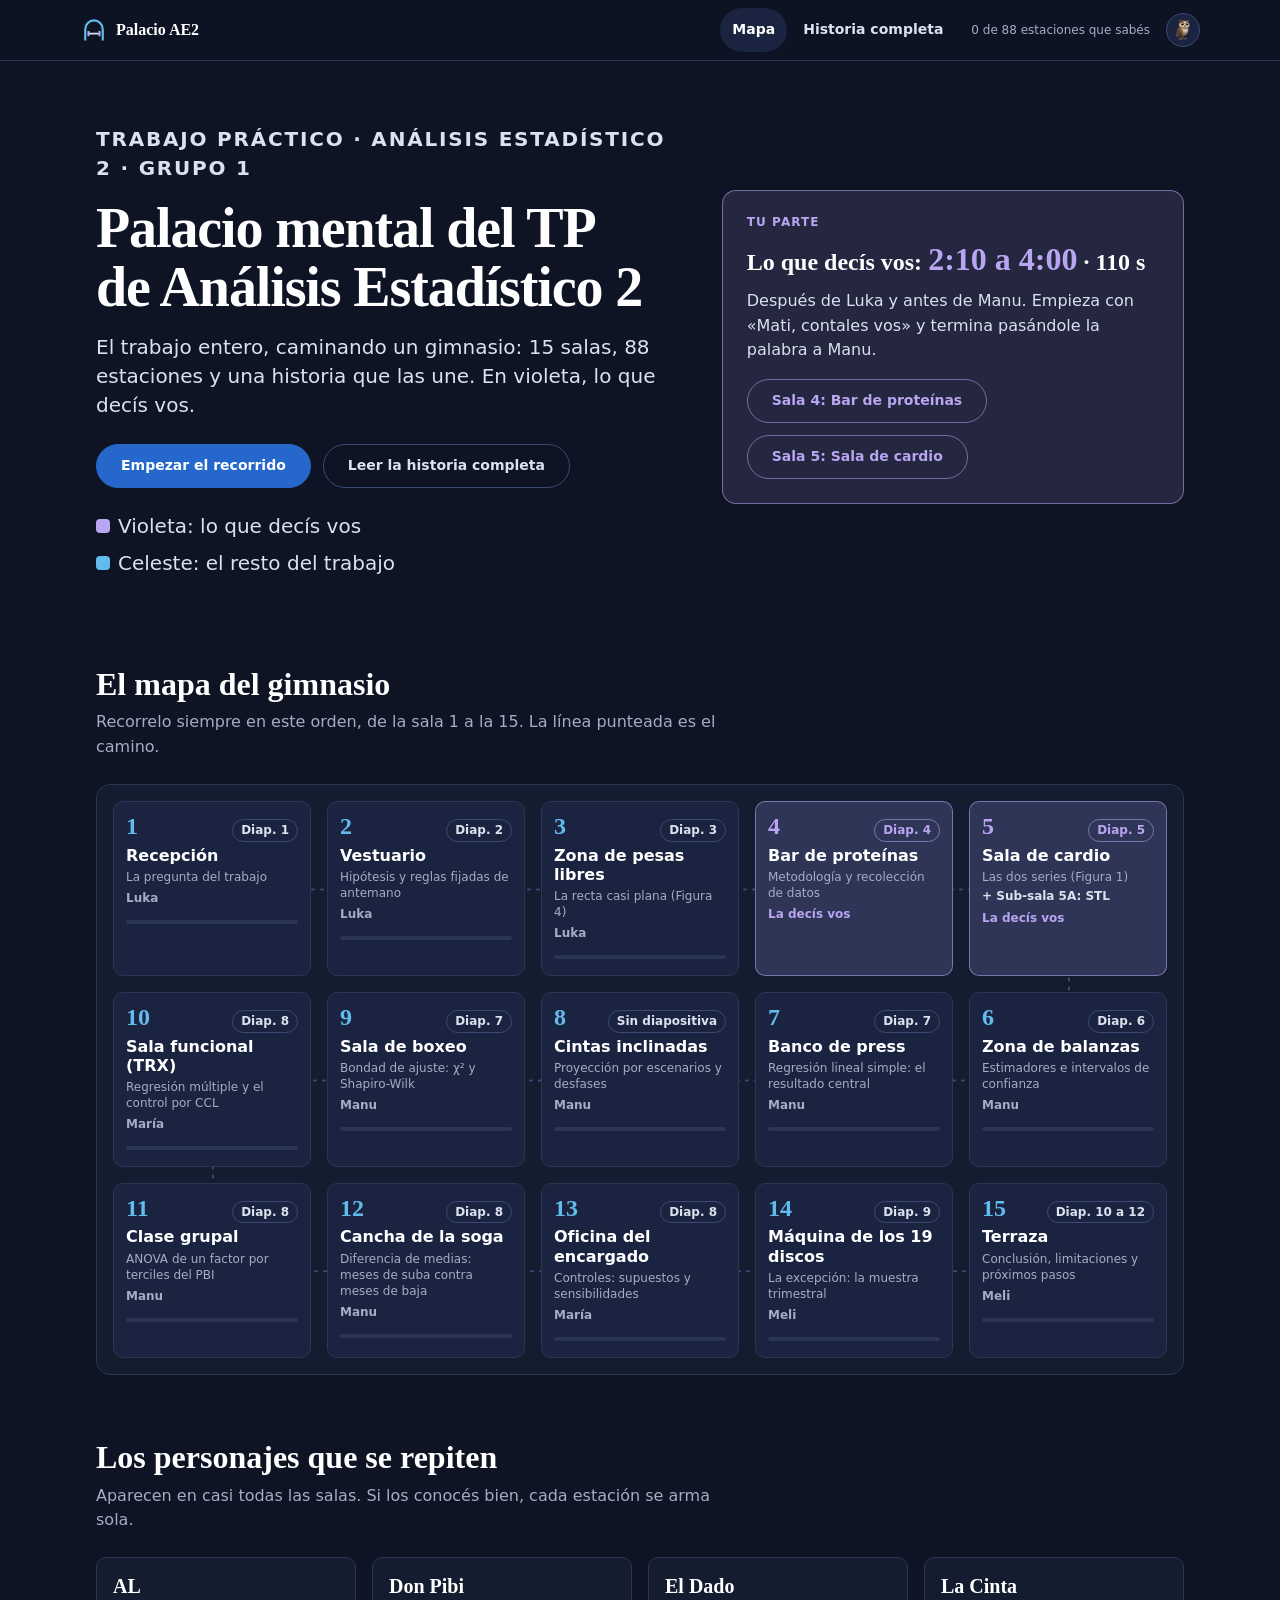
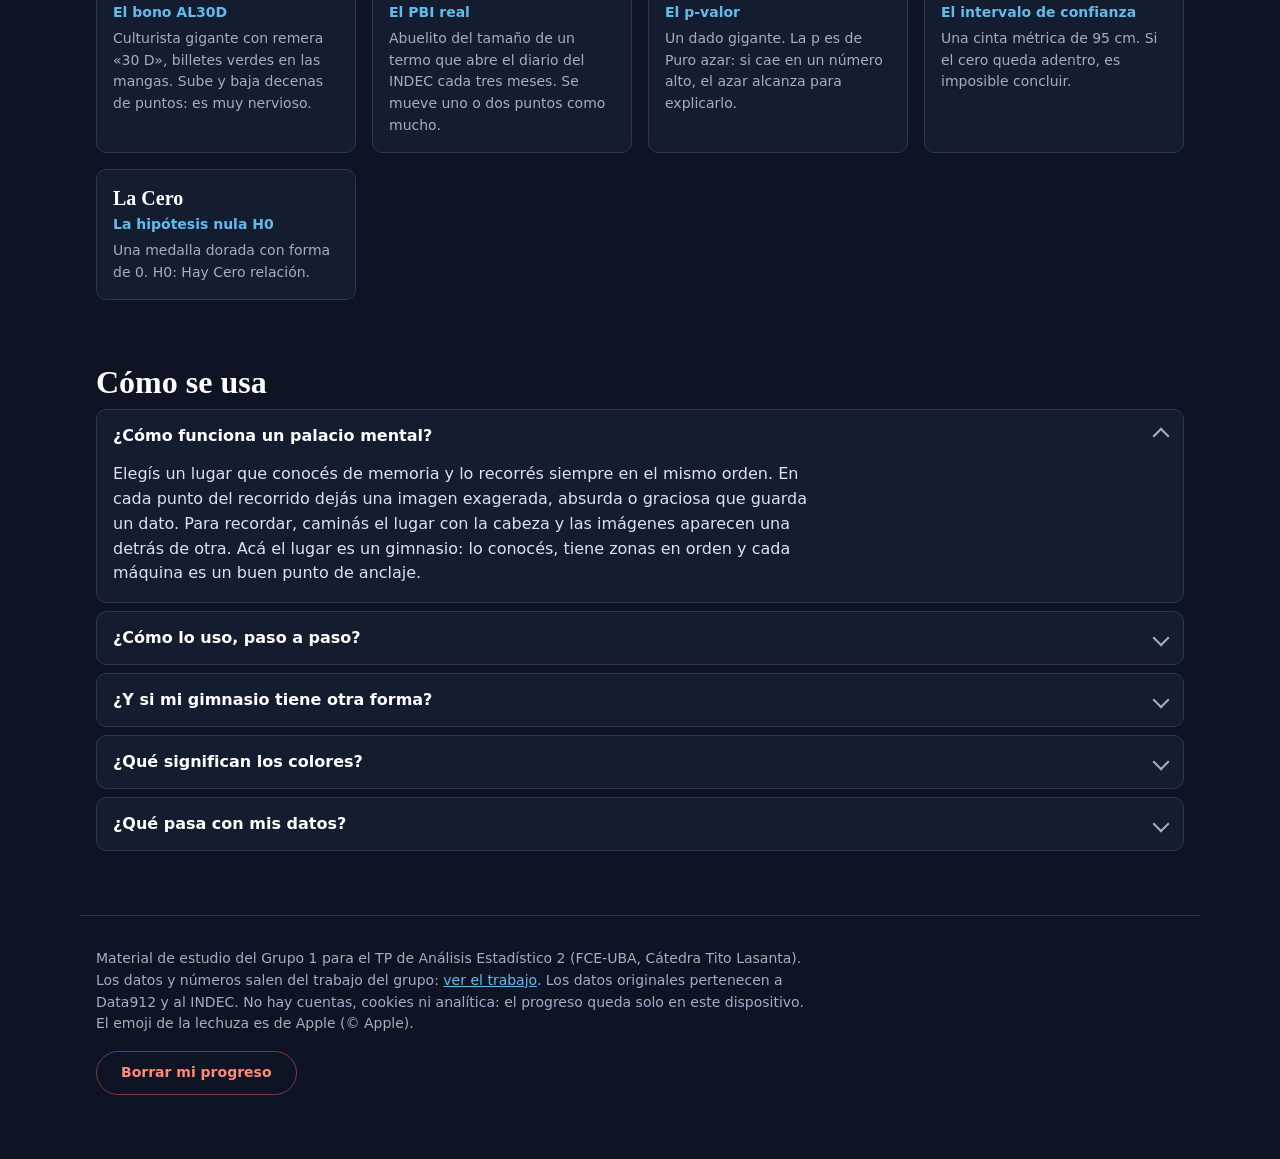
<file: index.html>
<!doctype html>
<html lang="es-AR">
<head>
<meta charset="utf-8">
<meta name="viewport" content="width=device-width, initial-scale=1, viewport-fit=cover">
<title>Palacio mental · TP AE2</title>
<meta name="description" content="Palacio mental del trabajo práctico de Análisis Estadístico 2 (Grupo 1): el trabajo entero, caminando un gimnasio. Material de estudio.">
<meta name="theme-color" content="#0e1424">
<meta name="robots" content="noindex, nofollow">
<link rel="icon" type="image/svg+xml" href="data:image/svg+xml,%3Csvg xmlns='http://www.w3.org/2000/svg' viewBox='0 0 32 32'%3E%3Crect width='32' height='32' rx='7' fill='%230e1424'/%3E%3Cpath d='M7 27V15a9 9 0 0 1 18 0v12' fill='none' stroke='%2362bceb' stroke-width='2.6' stroke-linecap='round'/%3E%3Cpath d='M10.5 20h11' stroke='%23dce1ee' stroke-width='2.2' stroke-linecap='round'/%3E%3Crect x='8.8' y='17.4' width='2.6' height='5.2' rx='.8' fill='%23b9a6f2'/%3E%3Crect x='20.6' y='17.4' width='2.6' height='5.2' rx='.8' fill='%23b9a6f2'/%3E%3C/svg%3E">
<style>
/* Palacio mental del TP AE2. Tokens primero: nada de valores sueltos más abajo.
   Reglas de color: celeste = el resto del trabajo; violeta = lo que dice Mati (mismo violeta que su guion en Recursos);
   azul de acción solo para botones principales. 60-30-10: noche, paneles, acentos. */
:root {
  color-scheme: dark;
  --bg: #0e1424; --panel: #141c30; --panel-2: #1a2440; --linea: #2a3654; --linea-2: #3a4a72;
  --tx: #dce1ee; --blanco: #fff; --tenue: #a3adc4;
  --azul: #62bceb; --azul-fondo: rgba(98, 188, 235, .1);
  --violeta: #b9a6f2; --violeta-fondo: rgba(185, 166, 242, .13); --violeta-borde: rgba(185, 166, 242, .55);
  --accion: #2667cc; --ok: #6fdc9a; --error: #ff8a7a; --error-fondo: #3a1d1d;
  --serif: "Times New Roman", Tinos, Times, "Liberation Serif", serif;
  --sans: system-ui, -apple-system, "Segoe UI", Roboto, "Noto Sans", sans-serif;
  --e1: 4px; --e2: 8px; --e3: 12px; --e4: 16px; --e5: 24px; --e6: 32px; --e7: 48px; --e8: 64px; --e9: 96px;
  --t-1: 12px; --t-2: 14px; --t-3: 16px; --t-4: 20px; --t-5: 24px; --t-6: 32px; --t-7: 48px;
  --r-1: 10px; --r-2: 14px; --r-pill: 999px;
  --curva: cubic-bezier(.2, .8, .2, 1); --rapido: .18s; --medio: .26s;
  --sombra: 0 18px 50px rgba(0, 0, 0, .35);
  --ancho: 1120px;
}
* { box-sizing: border-box; }
html { background: var(--bg); scroll-padding-top: 88px; }
body { margin: 0; min-height: 100dvh; background: var(--bg); color: var(--tx); font: var(--t-3)/1.55 var(--sans); -webkit-font-smoothing: antialiased; }
h1, h2, h3, h4, p, ol, ul, dl, dd, figure, blockquote { margin: 0; }
ol, ul { padding: 0; list-style: none; }
button { font: inherit; color: inherit; }
a { color: var(--azul); }
:focus-visible { outline: 2px solid var(--azul); outline-offset: 3px; border-radius: 6px; }
[hidden] { display: none !important; }
main:focus { outline: none; }
.sr-only { position: absolute; width: 1px; height: 1px; margin: -1px; padding: 0; overflow: hidden; clip: rect(0 0 0 0); white-space: nowrap; border: 0; }
.saltar { position: absolute; left: var(--e4); top: -64px; z-index: 60; padding: var(--e2) var(--e4); background: var(--panel); color: var(--blanco); border-radius: var(--r-1); }
.saltar:focus { top: var(--e4); }
strong { color: var(--blanco); font-weight: 700; }

/* Barras de scroll con la identidad del sitio (cápsula, sin flechas) */
::-webkit-scrollbar { width: 10px; height: 10px; }
::-webkit-scrollbar-track { background: transparent; }
::-webkit-scrollbar-thumb { background: var(--linea-2); border: 2px solid var(--bg); border-radius: var(--r-pill); }
::-webkit-scrollbar-thumb:hover { background: #4b5e8f; }
::-webkit-scrollbar-button { display: none; }
@supports not selector(::-webkit-scrollbar) { html, * { scrollbar-color: var(--linea-2) transparent; scrollbar-width: thin; } }

/* Intro de marca: corta, no bloquea nada (el contenido ya está debajo) */
.intro { position: fixed; inset: 0; z-index: 100; display: none; place-items: center; background: var(--bg); pointer-events: none; }
.intro svg { width: 96px; height: 96px; fill: none; stroke-linecap: round; }
.intro__arco { stroke: var(--azul); stroke-width: 4.5; }
.intro__barra { stroke: var(--tx); stroke-width: 3.6; }
.intro__disco { fill: var(--violeta); stroke: none; }
@media (prefers-reduced-motion: no-preference) {
  .js .intro { display: grid; animation: intro-sale .9s var(--curva) .2s both; }
  .js .intro__arco, .js .intro__barra { stroke-dasharray: 1; stroke-dashoffset: 1; animation: intro-traza .5s var(--curva) .05s forwards; }
  .js .intro__disco { opacity: 0; animation: intro-aparece .25s var(--curva) .35s forwards; }
  @keyframes intro-traza { to { stroke-dashoffset: 0; } }
  @keyframes intro-aparece { to { opacity: 1; } }
  @keyframes intro-sale { 0%, 55% { opacity: 1; } 100% { opacity: 0; visibility: hidden; } }
}

/* Cabecera */
.cab { position: sticky; top: 0; z-index: 30; display: flex; align-items: center; gap: var(--e4); padding: var(--e2) max(var(--e4), calc((100% - var(--ancho)) / 2)); background: color-mix(in srgb, var(--bg) 92%, transparent); border-bottom: 1px solid var(--linea); backdrop-filter: blur(8px); }
.cab__marca { display: inline-flex; align-items: center; gap: var(--e2); min-height: 44px; color: var(--blanco); text-decoration: none; font: 700 var(--t-3)/1 var(--serif); }
.cab__marca svg { width: 28px; height: 28px; color: var(--azul); }
.cab__nav { display: flex; gap: var(--e1); margin-left: auto; }
.cab__nav a { display: inline-flex; align-items: center; min-height: 44px; padding: 0 var(--e3); border-radius: var(--r-pill); color: var(--tx); text-decoration: none; font-size: var(--t-2); font-weight: 600; }
.cab__nav a:hover { background: var(--panel-2); }
.cab__nav a[aria-current="page"] { background: var(--panel-2); color: var(--blanco); }
.cab__avance { font-size: var(--t-1); color: var(--tenue); white-space: nowrap; font-variant-numeric: tabular-nums; }

main { display: block; width: 100%; max-width: var(--ancho); margin: 0 auto; padding: var(--e6) var(--e4) var(--e8); }

/* Botones */
.boton { display: inline-flex; align-items: center; justify-content: center; gap: var(--e2); min-height: 44px; padding: 0 var(--e5); border: 1px solid var(--linea-2); border-radius: var(--r-pill); background: transparent; color: var(--tx); font-weight: 600; font-size: var(--t-2); text-decoration: none; cursor: pointer; transition: background-color var(--rapido), border-color var(--rapido), transform var(--rapido); }
.boton:hover { background: var(--panel-2); border-color: var(--azul); }
.boton:active { transform: scale(.98); }
.boton--primario { background: var(--accion); border-color: var(--accion); color: #fff; }
.boton--primario:hover { background: #2f74e0; border-color: #2f74e0; }
.boton--violeta { border-color: var(--violeta-borde); color: var(--violeta); }
.boton--violeta:hover { background: var(--violeta-fondo); border-color: var(--violeta); }
.boton--borrar { min-height: 44px; border-color: #7a3b3b; color: var(--error); }
.boton--borrar:hover { background: var(--error-fondo); border-color: var(--error); }
.boton[disabled] { opacity: .45; pointer-events: none; }
.boton svg { width: 18px; height: 18px; fill: none; stroke: currentColor; stroke-width: 2; stroke-linecap: round; stroke-linejoin: round; }

/* Etiquetas */
.chip { display: inline-flex; align-items: center; gap: var(--e1); padding: 2px var(--e3); border: 1px solid var(--linea-2); border-radius: var(--r-pill); font-size: var(--t-1); font-weight: 600; letter-spacing: .02em; color: var(--tenue); }
.chip--violeta { color: var(--violeta); background: var(--violeta-fondo); border-color: var(--violeta-borde); }
.chip--azul { color: var(--azul); background: var(--azul-fondo); border-color: rgba(98, 188, 235, .4); }
.kicker { font: 700 var(--t-1)/1.3 var(--sans); letter-spacing: .09em; text-transform: uppercase; color: var(--azul); }

/* Inicio */
.hero { display: grid; gap: var(--e4); padding: var(--e6) 0 var(--e5); }
.hero h1 { font: 700 clamp(32px, 6.2vw, 56px)/1.05 var(--serif); letter-spacing: -.02em; color: var(--blanco); max-width: 20ch; }
.portada { display: grid; gap: var(--e5); }
@media (min-width: 1000px) { .portada { grid-template-columns: minmax(0, 1.25fr) minmax(0, 1fr); align-items: center; gap: var(--e7); } .portada .tuparte { margin: 0; } }
.hero p { color: var(--tx); max-width: 62ch; font-size: var(--t-4); line-height: 1.45; }
.hero__acciones { display: flex; flex-wrap: wrap; gap: var(--e3); margin-top: var(--e2); }
.leyenda { display: flex; flex-wrap: wrap; gap: var(--e2) var(--e5); margin-top: var(--e2); font-size: var(--t-2); color: var(--tenue); }
.leyenda span { display: inline-flex; align-items: center; gap: var(--e2); }
.leyenda i { width: 14px; height: 14px; border-radius: 4px; }
.leyenda .i-v { background: var(--violeta); } .leyenda .i-a { background: var(--azul); }

.tuparte { display: grid; gap: var(--e3); margin: var(--e6) 0 var(--e7); padding: var(--e5); background: var(--violeta-fondo); border: 1px solid var(--violeta-borde); border-radius: var(--r-2); }
.tuparte h2 { font: 700 var(--t-5)/1.2 var(--serif); color: var(--blanco); }
.tuparte p { max-width: 64ch; color: var(--tx); }
.tuparte__reloj { font: 700 var(--t-6)/1 var(--serif); color: var(--violeta); font-variant-numeric: tabular-nums; }
.tuparte__acciones { display: flex; flex-wrap: wrap; gap: var(--e3); margin-top: var(--e1); }

.seccion { margin-top: var(--e8); }
.seccion > h2 { font: 700 var(--t-6)/1.15 var(--serif); color: var(--blanco); margin-bottom: var(--e2); }
.seccion > .bajada { color: var(--tenue); max-width: 64ch; margin-bottom: var(--e5); }

/* Mapa del gimnasio */
.mapa { --gap: var(--e4); position: relative; display: grid; gap: var(--gap); padding: var(--e4); background: var(--panel); border: 1px solid var(--linea); border-radius: var(--r-2); }
.mapa__fila { display: flex; gap: var(--gap); }
.mapa__fila--inversa { flex-direction: row-reverse; }
.mapa--lineal .mapa__ruta { display: none; }
.mapa__ruta { position: absolute; inset: 0; width: 100%; height: 100%; pointer-events: none; }
.mapa__ruta path { fill: none; stroke: var(--linea-2); stroke-width: 2; stroke-dasharray: 2 7; stroke-linecap: round; }
.sala { position: relative; flex: 0 0 calc((100% - (var(--cols, 5) - 1) * var(--gap)) / var(--cols, 5)); min-width: 0; display: grid; gap: var(--e1); align-content: start; padding: var(--e3) var(--e3) var(--e4); background: var(--panel-2); border: 1px solid var(--linea); border-radius: var(--r-1); color: var(--tx); text-decoration: none; transition: border-color var(--rapido), transform var(--rapido), background-color var(--rapido); }
.sala:hover { border-color: var(--azul); transform: translateY(-2px); }
.sala--violeta { background: color-mix(in srgb, var(--violeta) 13%, var(--panel-2)); border-color: var(--violeta-borde); }
.sala--violeta:hover { border-color: var(--violeta); }
.sala__cab { display: flex; flex-wrap: wrap; align-items: baseline; justify-content: space-between; gap: var(--e1) var(--e2); }
.sala__diapo { padding: 1px var(--e2); border: 1px solid var(--linea-2); border-radius: var(--r-pill); font-size: var(--t-1); font-weight: 700; color: var(--tx); white-space: nowrap; }
.sala--violeta .sala__diapo { border-color: var(--violeta-borde); color: var(--violeta); }
.chip--btn { cursor: pointer; font-family: inherit; min-height: 32px; background: var(--panel-2); color: var(--blanco); border-color: var(--azul); }
.chip--btn:hover { border-color: var(--azul); color: var(--blanco); }
.chip--diapo { color: var(--blanco); background: var(--panel-2); }
.sala__sub { font-size: var(--t-1); font-weight: 600; color: var(--tx); line-height: 1.3; }
.sala__num { font: 700 var(--t-5)/1 var(--serif); color: var(--azul); font-variant-numeric: tabular-nums; }
.sala--violeta .sala__num { color: var(--violeta); }
.sala__nombre { font-weight: 700; color: var(--blanco); font-size: var(--t-3); line-height: 1.2; }
.sala__tema { font-size: var(--t-1); color: var(--tenue); line-height: 1.35; }
.sala__quien { font-size: var(--t-1); font-weight: 600; color: var(--tenue); }
.sala--violeta .sala__quien { color: var(--violeta); }
.sala__barra { height: 4px; border-radius: var(--r-pill); background: var(--linea); overflow: hidden; margin-top: var(--e2); }
.sala__barra i { display: block; height: 100%; width: calc(var(--p, 0) * 1%); background: var(--azul); transition: width var(--medio) var(--curva); }
.sala--violeta .sala__barra i { background: var(--violeta); }
.mapa__puerta { align-self: center; color: var(--tenue); font-size: var(--t-1); text-align: center; margin: 0; }

/* Elenco */
.elenco { display: grid; grid-template-columns: repeat(auto-fit, minmax(210px, 1fr)); gap: var(--e4); }
.personaje { display: grid; gap: var(--e1); align-content: start; padding: var(--e4); background: var(--panel); border: 1px solid var(--linea); border-radius: var(--r-1); }
.personaje h3 { font: 700 var(--t-4)/1.2 var(--serif); color: var(--blanco); }
.personaje p { font-size: var(--t-2); color: var(--tenue); }
.personaje .rol { color: var(--azul); font-weight: 700; font-size: var(--t-2); }

/* Preguntas frecuentes (acordeón) */
.faq { display: grid; gap: var(--e2); }
.faq details { background: var(--panel); border: 1px solid var(--linea); border-radius: var(--r-1); }
.faq summary { display: flex; align-items: center; justify-content: space-between; gap: var(--e3); min-height: 52px; padding: var(--e3) var(--e4); cursor: pointer; font-weight: 600; color: var(--blanco); list-style: none; }
.faq summary::-webkit-details-marker { display: none; }
.faq summary::after { content: ""; width: 10px; height: 10px; border-right: 2px solid var(--tenue); border-bottom: 2px solid var(--tenue); transform: rotate(45deg); transition: transform var(--rapido); flex: none; }
.faq details[open] summary::after { transform: rotate(-135deg); }
.faq details p { padding: 0 var(--e4) var(--e4); color: var(--tx); max-width: 72ch; }

/* Sala */
.sala-cab { display: grid; gap: var(--e3); margin-bottom: var(--e5); }
.sala-nav { display: flex; align-items: center; gap: var(--e2); flex-wrap: wrap; }
.sala-nav__pos { color: var(--tenue); font-size: var(--t-2); font-variant-numeric: tabular-nums; margin: 0 var(--e2); }
.sala-nav .boton { padding: 0 var(--e4); }
.sala-nav__espacio { margin-left: auto; }
.sala-cab h1 { font: 700 clamp(28px, 5vw, 44px)/1.1 var(--serif); color: var(--blanco); letter-spacing: -.015em; }
.sala-cab h1:focus { outline: none; }
.sala-cab__tema { font-size: var(--t-4); color: var(--tx); max-width: 60ch; }
.sala-cab__chips { display: flex; flex-wrap: wrap; gap: var(--e2); }
.sala-cab__como { color: var(--tenue); font-size: var(--t-2); max-width: 64ch; }

.pestanas { display: grid; grid-template-columns: repeat(3, 1fr); gap: var(--e1); padding: var(--e1); margin: var(--e5) 0; background: var(--panel); border: 1px solid var(--linea); border-radius: var(--r-pill); }
.pestanas button { min-height: 44px; border: 0; border-radius: var(--r-pill); background: transparent; color: var(--tenue); font-weight: 600; font-size: var(--t-2); cursor: pointer; transition: background-color var(--rapido), color var(--rapido); }
.pestanas button:hover { color: var(--blanco); }
.pestanas button[aria-selected="true"] { background: var(--panel-2); color: var(--blanco); box-shadow: inset 0 0 0 1px var(--linea-2); }
.pestanas--violeta button[aria-selected="true"] { box-shadow: inset 0 0 0 1px var(--violeta-borde); }

.estaciones { display: grid; gap: var(--e4); counter-reset: est; }
.est { --c: var(--azul); --cf: var(--azul-fondo); position: relative; display: grid; gap: var(--e3); padding: var(--e5) var(--e5) var(--e5) var(--e6); background: var(--panel); border: 1px solid var(--linea); border-radius: var(--r-2); }
.est::before { content: ""; position: absolute; left: 0; top: var(--e4); bottom: var(--e4); width: 4px; border-radius: 0 4px 4px 0; background: var(--c); }
.est--dice { --c: var(--violeta); --cf: var(--violeta-fondo); background: color-mix(in srgb, var(--violeta) 6%, var(--panel)); border-color: var(--violeta-borde); }
.est__cab { display: flex; align-items: center; gap: var(--e3); flex-wrap: wrap; }
.est__num { display: inline-grid; place-items: center; width: 32px; height: 32px; border-radius: 50%; background: var(--cf); border: 1px solid var(--c); color: var(--c); font: 800 var(--t-2)/1 var(--sans); font-variant-numeric: tabular-nums; flex: none; }
.est__lugar { font: 700 var(--t-4)/1.25 var(--serif); color: var(--blanco); flex: 1 1 200px; }
.est__imagen { max-width: 68ch; }
.est__frase { display: block; padding: var(--e3) var(--e4); background: var(--cf); border-radius: var(--r-1); font: italic 700 var(--t-4)/1.3 var(--serif); color: var(--blanco); max-width: 68ch; }
.est__frase::before { content: "“"; color: var(--c); }
.est__frase::after { content: "”"; color: var(--c); }
.est__dato { padding-top: var(--e3); border-top: 1px solid var(--linea); color: var(--tenue); font-size: var(--t-2); max-width: 76ch; }
.est__dato b { display: block; margin-bottom: var(--e1); color: var(--c); font: 700 var(--t-1)/1.3 var(--sans); letter-spacing: .08em; text-transform: uppercase; }
.est__acciones { display: flex; flex-wrap: wrap; gap: var(--e2); }
.est__sabe { min-height: 44px; padding: 0 var(--e4); border: 1px solid var(--linea-2); border-radius: var(--r-pill); background: transparent; color: var(--tenue); font-weight: 600; font-size: var(--t-2); cursor: pointer; }
.est__sabe:hover { border-color: var(--ok); color: var(--ok); }
.est__sabe[aria-pressed="true"] { background: rgba(111, 220, 154, .14); border-color: var(--ok); color: var(--ok); }
.est__sabe[aria-pressed="true"]::before { content: "✓ "; }

/* (De qué se trata: ...) y qué es cada cuarto */
.est__sig { max-width: 68ch; padding-left: var(--e3); border-left: 2px solid var(--c); color: var(--tx); font-size: var(--t-2); }
.est__sig b { color: var(--c); }
.sala-cab__idea { max-width: 70ch; padding: var(--e3) var(--e4); background: var(--panel); border: 1px solid var(--linea); border-radius: var(--r-1); color: var(--tx); font-size: var(--t-3); }
.sala-cab__idea b { color: var(--azul); }
.sala-cab__idea--violeta { background: var(--violeta-fondo); border-color: var(--violeta-borde); }
.sala-cab__idea--violeta b { color: var(--violeta); }

/* Panel al lado de la sala: el guion exacto de cada persona */
.sala-cols { display: grid; gap: var(--e5); }
.sala-cols__main { min-width: 0; }
.lado { order: -1; background: var(--panel); border: 1px solid var(--linea); border-radius: var(--r-2); }
.lado > summary { list-style: none; display: flex; align-items: center; justify-content: space-between; gap: var(--e3); min-height: 56px; padding: var(--e3) var(--e5); cursor: pointer; }
.lado > summary::-webkit-details-marker { display: none; }
.lado > summary::after { content: ""; width: 10px; height: 10px; border-right: 2px solid var(--tenue); border-bottom: 2px solid var(--tenue); transform: rotate(45deg); transition: transform var(--rapido); flex: none; }
.lado[open] > summary::after { transform: rotate(-135deg); }
.lado__t { display: inline-flex; align-items: center; gap: var(--e3); font: 700 var(--t-4)/1.25 var(--serif); color: var(--blanco); }
.lado__t svg { width: 22px; height: 22px; fill: none; stroke: var(--azul); stroke-width: 2; stroke-linecap: round; stroke-linejoin: round; flex: none; }
.lado__cuerpo { display: grid; gap: var(--e4); padding: 0 var(--e5) var(--e5); }
.lado__cuerpo > p, .lado--vacio p { font-size: var(--t-2); color: var(--tenue); max-width: 62ch; }
.lado--vacio { padding: var(--e4) var(--e5); display: grid; gap: var(--e2); }
.lado--vacio .lado__t { font-size: var(--t-4); }
.dicho { display: grid; gap: var(--e3); padding: var(--e4); background: var(--bg); border: 1px solid var(--linea); border-left: 4px solid var(--azul); border-radius: var(--r-1); }
.dicho--mati { background: color-mix(in srgb, var(--violeta) 9%, var(--bg)); border-color: var(--violeta-borde); border-left-color: var(--violeta); }
.dicho__cab { display: flex; flex-wrap: wrap; align-items: center; gap: var(--e2); }
.dicho__tema { font-size: var(--t-2); font-weight: 600; color: var(--tx); }
.dicho__tiempo { margin-left: auto; font-size: var(--t-1); color: var(--tenue); font-variant-numeric: tabular-nums; }
.dicho__como { font-size: var(--t-2); color: var(--tenue); }
.dicho__como b { color: var(--tx); }
.dicho__texto { display: grid; gap: var(--e3); font: var(--t-3)/1.65 var(--serif); color: #eceffa; }
.dicho__pase { padding: var(--e3) var(--e4); border: 1px dashed var(--linea-2); border-radius: var(--r-1); font: italic var(--t-3)/1.5 var(--serif); color: var(--blanco); }
.dicho__pase b { font: 700 var(--t-2)/1.4 var(--sans); font-style: normal; color: var(--azul); }
.dicho--mati .dicho__pase b { color: var(--violeta); }
.cue { display: inline-flex; align-items: center; margin: 0 2px; padding: 0 var(--e2); border: 1px solid transparent; border-radius: var(--r-pill); font: 600 var(--t-1)/1.7 var(--sans); vertical-align: 2px; white-space: nowrap; }
.cue--senal { color: var(--blanco); background: var(--azul-fondo); border-color: rgba(98, 188, 235, .45); white-space: normal; }
.dicho--mati .cue--senal { background: var(--violeta-fondo); border-color: var(--violeta-borde); }
.cue--publico { color: #9fe3c7; background: rgba(111, 220, 154, .1); border-color: rgba(111, 220, 154, .3); }
.cue--lento { color: #c9b8ff; background: rgba(185, 166, 242, .12); border-color: rgba(185, 166, 242, .3); }
@media (min-width: 1100px) {
  .sala-cols { grid-template-columns: minmax(0, 1fr) minmax(340px, 440px); align-items: start; gap: var(--e6); }
  .lado { order: 0; position: sticky; top: 76px; max-height: calc(100dvh - 92px); overflow-y: auto; }
}

.guion { margin: 0; padding: var(--e4) var(--e5); background: #0b1020; border-left: 4px solid var(--violeta); border-radius: 0 var(--r-1) var(--r-1) 0; font: var(--t-4)/1.6 var(--serif); color: #eceffa; max-width: 68ch; }
.guion small { display: block; margin-bottom: var(--e2); font: 700 var(--t-1)/1.3 var(--sans); letter-spacing: .08em; text-transform: uppercase; color: var(--violeta); }
.guion .pausa { display: inline-block; margin: 0 2px; padding: 0 var(--e2); border-radius: var(--r-pill); background: rgba(255, 196, 107, .14); border: 1px solid rgba(255, 196, 107, .35); color: #ffd38a; font: 600 var(--t-1)/1.7 var(--sans); vertical-align: 2px; }

/* Ensayo: lo que hay que recordar queda tapado hasta que se pide */
.est--ensayo .est__cuerpo { display: grid; gap: var(--e3); }
.est__tapa { display: grid; gap: var(--e2); justify-items: start; padding: var(--e4); background: repeating-linear-gradient(135deg, var(--panel-2) 0 10px, var(--panel) 10px 20px); border: 1px dashed var(--linea-2); border-radius: var(--r-1); color: var(--tenue); font-size: var(--t-2); }
.est__tapa strong { color: var(--tx); }

.puerta { margin-top: var(--e6); display: grid; gap: var(--e3); padding: var(--e5); background: var(--panel); border: 1px solid var(--linea); border-radius: var(--r-2); }
.puerta h2 { font: 700 var(--t-1)/1.3 var(--sans); letter-spacing: .09em; text-transform: uppercase; color: var(--tenue); }
.puerta p { font: italic var(--t-4)/1.45 var(--serif); color: var(--blanco); max-width: 64ch; }
.puerta .boton { justify-self: start; }

/* Historia */
.historia { display: grid; gap: var(--e5); max-width: 70ch; }
.historia > p, .historia-sala__texto > p { font: var(--t-4)/1.6 var(--serif); }
.historia .puente { font-style: italic; color: var(--tenue); padding-left: var(--e4); border-left: 2px solid var(--linea-2); }
.historia--completa { max-width: none; }
.historia-sala__texto, .historia-sala__guion { display: grid; gap: var(--e3); align-content: start; min-width: 0; }
.historia-sala__texto { max-width: 70ch; }
.dicho__vacio { padding: var(--e3) var(--e4); border: 1px dashed var(--linea-2); border-radius: var(--r-1); font-size: var(--t-2); color: var(--tenue); }
@media (min-width: 1000px) { .historia-sala { grid-template-columns: minmax(0, 1fr) minmax(340px, 460px); gap: var(--e6); align-items: start; } }
.historia-sala { display: grid; gap: var(--e3); padding: var(--e5); background: var(--panel); border: 1px solid var(--linea); border-radius: var(--r-2); }
.historia-sala--violeta { background: var(--violeta-fondo); border-color: var(--violeta-borde); }
.historia-sala h2 { display: flex; align-items: baseline; gap: var(--e3); font: 700 var(--t-5)/1.2 var(--serif); color: var(--blanco); }
.historia-sala h2 span { font-size: var(--t-2); font-family: var(--sans); color: var(--azul); font-variant-numeric: tabular-nums; }
.historia-sala--violeta h2 span { color: var(--violeta); }

.pie { display: grid; gap: var(--e4); justify-items: start; max-width: var(--ancho); margin: 0 auto; padding: var(--e6) var(--e4) var(--e8); border-top: 1px solid var(--linea); color: var(--tenue); font-size: var(--t-2); }
.pie p { max-width: 80ch; }

@media (prefers-reduced-motion: no-preference) {
  .view { animation: vista-entra .26s var(--curva) both; }
  @keyframes vista-entra { from { opacity: 0; transform: translateY(6px); } }
}

/* Botón de la lechuza en la cabecera: abre el juego para practicar tu parte */
.cab__juego { position: relative; display: inline-grid; place-items: center; flex: none; width: 34px; height: 34px; border: 1px solid var(--linea-2); border-radius: 50%; background: var(--panel-2); line-height: 1; text-decoration: none; transition: border-color var(--rapido), transform var(--rapido); }
.cab__emoji { display: block; width: 20px; height: 20px; pointer-events: none; }
.cab__juego::before { content: ""; position: absolute; inset: -7px; }
.cab__juego:hover { border-color: var(--violeta); transform: translateY(-1px); }
.cab__juego[aria-current="page"] { border-color: var(--violeta); background: var(--violeta-fondo); }

/* Código de 3 casillas (pitch-web-kit) */
.codigo { --cod-fondo: #0e1424; --cod-borde: #5f6e92; --cod-borde-hover: #7383aa; --cod-foco: var(--violeta); --cod-tinta: #fff; --cod-tenue: var(--tenue); --cod-ok: var(--ok); --cod-ok-fondo: #15302a; --cod-error: var(--error); --cod-error-fondo: var(--error-fondo); --cod-accion: var(--accion); --cod-radio: 10px; --cod-curva: var(--curva); }
.codigo__cabecera { display: flex; justify-content: space-between; align-items: baseline; gap: 12px; }
.codigo__etiqueta { font-weight: 600; color: var(--cod-tinta); font-size: 15px; }
.codigo__formato { font-size: 13px; color: var(--cod-tenue); }
.codigo__casillas { display: grid; grid-template-columns: repeat(3, 64px); justify-content: start; gap: 12px; margin-top: 12px; }
.codigo__casilla { width: 64px; height: 72px; padding: 0; text-align: center; font: 700 32px/1 system-ui, sans-serif; font-variant-numeric: tabular-nums; color: var(--cod-tinta); background: var(--cod-fondo); border: 2px solid var(--cod-borde); border-radius: var(--cod-radio); caret-color: var(--cod-foco); transition: border-color .18s, background-color .18s, box-shadow .18s; }
.codigo__casilla:hover { border-color: var(--cod-borde-hover); }
.codigo__casilla:focus { outline: none; border-color: var(--cod-foco); box-shadow: 0 0 0 4px color-mix(in srgb, var(--cod-foco) 22%, transparent); }
.codigo__casilla:disabled { opacity: .6; }
.codigo--error .codigo__casilla { border-color: var(--cod-error); background: var(--cod-error-fondo); }
.codigo--ok .codigo__casilla { border-color: var(--cod-ok); background: var(--cod-ok-fondo); }
.codigo__ayuda { margin-top: 12px; font-size: 13px; color: var(--cod-tenue); min-height: 20px; }
.codigo__error { margin-top: 8px; font-size: 14px; color: var(--cod-error); }
.codigo__error:empty { display: none; }
.codigo__abrir { display: block; width: 100%; min-height: 48px; margin-top: 16px; border: 0; border-radius: 999px; background: var(--cod-accion); color: #fff; font-weight: 600; font-size: 15px; cursor: pointer; }
.codigo__abrir:hover { filter: brightness(1.08); }
.codigo__abrir:disabled { opacity: .55; cursor: default; filter: none; }
@media (prefers-reduced-motion: no-preference) {
  .codigo--sacude .codigo__casillas { animation: codigo-sacude .32s var(--cod-curva) 1; }
  @keyframes codigo-sacude { 20% { transform: translateX(-8px); } 45% { transform: translateX(7px); } 70% { transform: translateX(-4px); } 90% { transform: translateX(2px); } }
}

/* Juego: practicá tu parte (verdadero o falso, completar y opción múltiple) */
.juego { display: grid; gap: var(--e5); max-width: 760px; margin: 0 auto; }
.juego__titulo { font: 700 clamp(28px, 5vw, 40px)/1.1 var(--serif); color: var(--blanco); letter-spacing: -.015em; }
.juego__titulo:focus, .juego__texto:focus { outline: none; }
.juego__intro { display: grid; gap: var(--e3); }
.juego__seccion { display: grid; gap: var(--e3); }
.juego__desc { max-width: 62ch; color: var(--tenue); font-size: var(--t-2); }
.juego__modo--orden { grid-column: 1 / -1; background: var(--violeta-fondo); }
.juego__ctx { color: var(--tenue); font-size: var(--t-2); }
.juego__ctx strong { color: var(--tx); }
.juego__repasar { justify-self: start; color: var(--azul); font-size: var(--t-2); font-weight: 600; }
.juego__intro p:not(.kicker) { max-width: 60ch; color: var(--tx); font-size: var(--t-4); line-height: 1.45; }
.juego__modos { display: grid; grid-template-columns: repeat(auto-fit, minmax(240px, 1fr)); gap: var(--e4); }
.juego__modo { display: grid; gap: var(--e1); align-content: start; min-height: 120px; padding: var(--e4); text-align: left; background: var(--panel); border: 1px solid var(--violeta-borde); border-radius: var(--r-2); color: var(--tx); cursor: pointer; transition: background-color var(--rapido), transform var(--rapido); }
.juego__modo:hover { background: var(--violeta-fondo); transform: translateY(-2px); }
.juego__modo strong { font: 700 var(--t-4)/1.25 var(--serif); }
.juego__modo span { font-size: var(--t-2); color: var(--tenue); }
.juego__modo .juego__n { color: var(--violeta); font-weight: 700; }
.juego__card { display: grid; gap: var(--e4); padding: var(--e5); background: var(--panel); border: 1px solid var(--violeta-borde); border-radius: var(--r-2); }
.juego__card p { max-width: 62ch; }
.juego__puerta-cab { display: flex; align-items: center; gap: var(--e3); }
.juego__puerta-cab svg { width: 26px; height: 26px; fill: none; stroke: var(--violeta); stroke-width: 2; stroke-linecap: round; stroke-linejoin: round; flex: none; }
.juego__cab { display: flex; flex-wrap: wrap; align-items: center; justify-content: space-between; gap: var(--e2); }
.juego__cont { color: var(--tenue); font-size: var(--t-2); font-variant-numeric: tabular-nums; }
.juego__barra { height: 8px; border-radius: var(--r-pill); background: var(--linea); overflow: hidden; }
.juego__barra i { display: block; height: 100%; background: var(--violeta); transition: width var(--medio) var(--curva); }
.juego__texto { font: 700 var(--t-5)/1.4 var(--serif); color: var(--blanco); max-width: 34ch; }
.juego__form { display: grid; gap: var(--e4); }
.juego__form .juego__texto { max-width: 40ch; }
.juego__input { width: 9ch; max-width: 100%; margin: 0 var(--e1); padding: var(--e1) var(--e2); font: 700 var(--t-4)/1.3 var(--sans); color: var(--blanco); background: var(--bg); border: 2px solid var(--borde-control, #5f6e92); border-radius: var(--r-1); text-align: center; }
.juego__input:focus { outline: none; border-color: var(--violeta); box-shadow: 0 0 0 4px rgba(185, 166, 242, .22); }
.juego__input--ok { border-color: var(--ok); }
.juego__input--mal { border-color: var(--error); }
.juego__pista summary { cursor: pointer; min-height: 36px; display: flex; align-items: center; color: var(--violeta); font-weight: 600; font-size: var(--t-2); }
.juego__pista p { color: var(--tenue); font-size: var(--t-2); padding-top: var(--e1); }
.juego__opciones { display: grid; gap: var(--e3); }
.juego__opciones--2 { grid-template-columns: 1fr 1fr; }
.juego__op { display: flex; align-items: center; gap: var(--e3); min-height: 56px; padding: var(--e3) var(--e4); text-align: left; background: var(--bg); border: 1px solid var(--linea-2); border-radius: var(--r-1); color: var(--tx); font-size: var(--t-3); line-height: 1.35; cursor: pointer; transition: border-color var(--rapido), background-color var(--rapido); }
.juego__op b { display: inline-grid; place-items: center; flex: none; width: 28px; height: 28px; border-radius: 50%; background: var(--panel-2); color: var(--blanco); font-size: var(--t-2); }
.juego__op:hover:not(:disabled) { border-color: var(--violeta); }
.juego__op:disabled { cursor: default; color: var(--tx); }
.juego__op--ok { border-color: var(--ok); background: rgba(111, 220, 154, .12); }
.juego__op--mal { border-color: var(--error); background: var(--error-fondo); }
.juego__atajo { font-size: var(--t-1); color: var(--tenue); }
.juego__fb { display: grid; gap: var(--e3); padding: var(--e4); border: 1px solid; border-radius: var(--r-1); }
.juego__fb--ok { border-color: var(--ok); background: rgba(111, 220, 154, .1); }
.juego__fb--mal { border-color: var(--error); background: var(--error-fondo); }
.juego__fb-t { font: 800 var(--t-4)/1.3 var(--sans); }
.juego__fb--ok .juego__fb-t { color: var(--ok); }
.juego__fb--mal .juego__fb-t { color: var(--error); }
.juego__fb .boton { justify-self: start; }
.juego__guion { margin: 0; padding: var(--e3) var(--e4); background: #0b1020; border-left: 4px solid var(--violeta); border-radius: 0 var(--r-1) var(--r-1) 0; font: var(--t-3)/1.55 var(--serif); color: #eceffa; }
.juego__guion small { display: block; margin-bottom: var(--e1); font: 700 var(--t-1)/1.3 var(--sans); letter-spacing: .08em; text-transform: uppercase; color: var(--violeta); }
.juego__fin { justify-items: start; }
.juego__nota { font: 800 var(--t-7)/1 var(--serif); color: var(--violeta); }
.juego__acciones { display: flex; flex-wrap: wrap; gap: var(--e3); }
.juego__fallas { display: grid; gap: var(--e3); }
.juego__sub { font: 700 var(--t-5)/1.2 var(--serif); color: var(--blanco); }
.juego__fallas ul { display: grid; gap: var(--e3); }
.juego__falla { display: grid; gap: var(--e2); padding: var(--e4); background: var(--panel); border: 1px solid var(--linea); border-left: 4px solid var(--error); border-radius: var(--r-1); }
@media (max-width: 640px) {
  .codigo__casillas { grid-template-columns: repeat(3, 56px); }
  .codigo__casilla { width: 56px; height: 66px; }
  .juego__card { padding: var(--e4); }
  .juego__op { padding: var(--e3); }
}

/* Pantallas chicas */
@media (max-width: 1000px) { .cab__avance { display: none; } }
@media (max-width: 640px) {
  main { padding-top: var(--e5); }
  .cab { gap: var(--e2); }
  .cab__marca span { display: none; }
  .cab__nav { margin-left: 0; }
  .cab__nav a { padding: 0 var(--e2); }
  .mapa { --gap: var(--e3); padding: var(--e3); }
  .sala { padding: var(--e3) var(--e2) var(--e3); }
  .sala__tema { display: none; }
  .est { padding: var(--e4) var(--e4) var(--e4) var(--e5); }
  .subsala { padding-left: var(--e3); }
  .sala-nav .txt { display: none; }
  .sala-nav .boton:has(.txt) { padding: 0; width: 44px; }
}
@media (max-width: 380px) {
  .sala__nombre { font-size: var(--t-2); }
  .hero p { font-size: var(--t-3); }
}
@media (hover: none) { .sala:hover { transform: none; } }
@media print {
  :root { --bg: #fff; --panel: #fff; --panel-2: #fff; --linea: #ccd2dc; --tx: #111; --blanco: #000; --tenue: #444; --azul: #0b5c8a; --violeta: #4b2ea8; }
  body { background: #fff; color: #111; }
  .cab, .intro, .pestanas, .sala-nav, .boton, .est__sabe, .pie button { display: none !important; }
}

</style>
</head>
<body>
<a class="saltar" href="#contenido">Saltar al contenido</a>
<div class="intro" aria-hidden="true">
  <svg viewBox="0 0 64 64" focusable="false">
    <path class="intro__arco" pathLength="1" d="M12 54V30a20 20 0 0 1 40 0v24"/>
    <path class="intro__barra" pathLength="1" d="M22 40h20"/>
    <rect class="intro__disco" x="17" y="34" width="5" height="12" rx="1.5"/>
    <rect class="intro__disco" x="42" y="34" width="5" height="12" rx="1.5"/>
  </svg>
</div>
<header class="cab">
  <a class="cab__marca" href="#/" aria-label="Palacio mental: ir al mapa">
    <svg viewBox="0 0 64 64" aria-hidden="true" focusable="false"><path d="M12 54V30a20 20 0 0 1 40 0v24" fill="none" stroke="currentColor" stroke-width="5" stroke-linecap="round"/><path d="M22 40h20" stroke="var(--tx)" stroke-width="4" stroke-linecap="round"/><rect x="17" y="34" width="5" height="12" rx="1.5" fill="var(--violeta)"/><rect x="42" y="34" width="5" height="12" rx="1.5" fill="var(--violeta)"/></svg>
    <span>Palacio AE2</span>
  </a>
  <nav class="cab__nav" aria-label="Principal">
    <a href="#/" data-nav="inicio">Mapa</a>
    <a href="#/historia" data-nav="historia">Historia completa</a>
  </nav>
  <p class="cab__avance" data-avance aria-live="polite"></p>
  <a class="cab__juego" href="#/juego" data-nav="juego" aria-label="Juego para practicar tu parte y todo el guion (se abre con un código)" title="Practicá el guion"><img class="cab__emoji" data-emoji="owl" src="[data-uri]" alt="" width="20" height="20" decoding="async"></a>
</header>
<main id="contenido" tabindex="-1"></main>
<footer class="pie">
  <p>Material de estudio del Grupo 1 para el TP de Análisis Estadístico 2 (FCE-UBA, Cátedra Tito Lasanta). Los datos y números salen del trabajo del grupo: <a href="https://matiasbellidor.github.io/trabajo_practico_AE2/" rel="noopener">ver el trabajo</a>. Los datos originales pertenecen a Data912 y al INDEC. No hay cuentas, cookies ni analítica: el progreso queda solo en este dispositivo. El emoji de la lechuza es de Apple (© Apple).</p>
  <button class="boton boton--borrar" type="button" data-borrar>Borrar mi progreso</button>
</footer>
<p class="sr-only" role="status" aria-live="polite" data-anuncio></p>
<script type="application/json" id="datos">{"meta":{"titulo":"Palacio mental del TP de Análisis Estadístico 2","bajada":"El trabajo entero, caminando un gimnasio: {salas} salas, {estaciones} estaciones y una historia que las une. En violeta, lo que decís vos.","tuParte":{"desde":"2:10","hasta":"4:00","segundos":110,"salas":[4,5],"texto":"Después de Luka y antes de Manu. Empieza con «Mati, contales vos» y termina pasándole la palabra a Manu."},"elenco":[{"nombre":"AL","rol":"El bono AL30D","imagen":"Culturista gigante con remera «30 D», billetes verdes en las mangas. Sube y baja decenas de puntos: es muy nervioso."},{"nombre":"Don Pibi","rol":"El PBI real","imagen":"Abuelito del tamaño de un termo que abre el diario del INDEC cada tres meses. Se mueve uno o dos puntos como mucho."},{"nombre":"El Dado","rol":"El p-valor","imagen":"Un dado gigante. La p es de Puro azar: si cae en un número alto, el azar alcanza para explicarlo."},{"nombre":"La Cinta","rol":"El intervalo de confianza","imagen":"Una cinta métrica de 95 cm. Si el cero queda adentro, es imposible concluir."},{"nombre":"La Cero","rol":"La hipótesis nula H0","imagen":"Una medalla dorada con forma de 0. H0: Hay Cero relación."}],"como":[{"q":"¿Cómo funciona un palacio mental?","a":"Elegís un lugar que conocés de memoria y lo recorrés siempre en el mismo orden. En cada punto del recorrido dejás una imagen exagerada, absurda o graciosa que guarda un dato. Para recordar, caminás el lugar con la cabeza y las imágenes aparecen una detrás de otra. Acá el lugar es un gimnasio: lo conocés, tiene zonas en orden y cada máquina es un buen punto de anclaje."},{"q":"¿Cómo lo uso, paso a paso?","a":"1. Leé la historia de la sala (pestaña Historia). 2. Pasá por cada estación en la pestaña Recorrido: imaginá la escena con todos los sentidos y decí la frase en voz alta. 3. Pasá a Ensayo: las imágenes quedan tapadas, vos recordás y después destapás. 4. Marcá «Lo sé» solo cuando te salga sin mirar. 5. Al final, caminá las 15 salas de memoria."},{"q":"¿Y si mi gimnasio tiene otra forma?","a":"Mejor todavía. Reemplazá los lugares de cada estación por los de tu gimnasio real: lo único que importa es que el orden del recorrido sea siempre el mismo. Si no tenés bar de proteínas, usá cualquier rincón donde puedas imaginar una heladera."},{"q":"¿Qué significan los colores?","a":"Violeta: lo que decís vos en la exposición (salas 4 y 5, más el «¡Hola!» del grupo). Celeste: el resto del trabajo, que tenés que saber por si te preguntan o por si tenés que cubrir a alguien. Las estaciones violetas de las salas 4 y 5 tienen tus frases textuales, que se abren con el código del grupo."},{"q":"¿Qué pasa con mis datos?","a":"Nada sale de tu navegador. El progreso («Lo sé») se guarda solo en este dispositivo y lo podés borrar cuando quieras con el botón del pie de página. No hay cuentas, cookies de seguimiento ni analítica."}]},"salas":[{"n":1,"id":"recepcion","nombre":"Recepción","tema":"La pregunta del trabajo","diapositiva":"Portada","quien":"Luka","resumen":"Qué es el AL30D, qué es el PBI y qué pregunta hacemos.","historia":"Empujás la puerta de vidrio y los cinco gritan **¡Hola!**. Arriba, el neón pregunta si **AL** sigue a **Don Pibi**. En el torniquete un culturista enorme con remera «30 D» te frena con la tarjeta que vence en 2030. En el mostrador, un abuelito diminuto, Don Pibi, abre el diario del INDEC una vez cada tres meses. En la pizarra alguien dibujó con tiza: crece, recauda, paga, ¿sube? Y un cartel te recuerda: se mira, no se empuja.","puerta":"Pasás por la puerta de los vestuarios y el olor a candado nuevo te avisa: ahí se guardan las reglas antes de jugar.","estaciones":[{"id":"r1-1","lugar":"Puerta de vidrio","imagen":"Estás en la vereda, frente a la puerta de vidrio del gimnasio. La empujás para entrar y, parados en fila detrás del mostrador, están los **cinco integrantes**. Todos te gritan **¡Hola!** a la vez y vos levantás una mano y mirás de frente al público.","frase":"Los cinco, de frente, a la vez.","dato":"Apertura de 10 segundos: el grupo entero de frente al público. Después de la pausa, Luka da un paso adelante.","dice":true,"cifras":[],"significa":"la puerta de vidrio es el comienzo de la presentación; el «¡Hola!» a la vez es el saludo de los cinco integrantes al público"},{"id":"r1-2","lugar":"Cartel de neón sobre la puerta","imagen":"Mirás hacia arriba: sobre la puerta hay un cartel de neón con la pregunta **¿El bono argentino sigue al PBI?** Debajo, en el hall, un abuelito diminuto (Don Pibi) camina en línea recta hacia la derecha y un culturista enorme (AL) va detrás: **no lo sigue**, va para cualquier lado, a los saltos.","frase":"¿AL sigue a Don Pibi?","dato":"Pregunta del trabajo: cuando la economía argentina crece, ¿el bono AL30D sube? Análisis Estadístico 2, Cátedra Tito Lasanta, FCE-UBA, segundo cuatrimestre de 2026. Grupo 1.","cifras":["2026"],"significa":"el neón es el título del trabajo hecho pregunta. AL es el bono AL30D y Don Pibi es el PBI; que AL no lo mire es la pregunta: ¿el bono se mueve cuando se mueve el PBI?"},{"id":"r1-3","lugar":"Torniquete de entrada","imagen":"Pasando la puerta está el torniquete (la barrera con tarjeta de acceso). Un culturista **gigante** lo bloquea: lleva una remera con **30 D** grande en el pecho y billetes verdes (dólares) asomando de las mangas. Te muestra una tarjeta de socio con un cartel: **VENCE 2030**.","frase":"AL30D: Deuda en Dólares que vence al 30.","dato":"El AL30D es un bono de la deuda del Estado argentino, en dólares, que vence en 2030. Su precio sube cuando el mercado confía más en que el Estado va a pagar y baja cuando confía menos.","cifras":["2030"],"significa":"el torniquete es la entrada y el culturista con remera «30 D» es el bono AL30D: la «D» es de dólares y el 30 es el año en que vence (2030). Que sea enorme y nervioso anticipa que es muy volátil"},{"id":"r1-4","lugar":"Mostrador de recepción","imagen":"Más adelante está el mostrador de recepción. Detrás, parado sobre un banquito, **Don Pibi**: un abuelito del tamaño de un termo. Cada **tres meses** abre un diario con el logo del INDEC y con un borrador gigante le borra la inflación hasta que el diario dice **«real»**.","frase":"Don Pibi: real, trimestral y tranquilo.","dato":"El PBI mide todo lo que produce la economía. Usamos el PBI real (sin el efecto de la inflación) que publica el INDEC cada tres meses.","cifras":[],"significa":"Don Pibi es el PBI real. Abrir el diario del INDEC cada tres meses es que se publica trimestralmente; el borrador sobre la inflación es lo de «real»: el PBI sin el efecto de la inflación"},{"id":"r1-5","lugar":"Pizarra de tiza de la pared","imagen":"En la pared de al lado hay una pizarra. Con tiza dibujaron, de izquierda a derecha y unidos por flechas: una planta que **crece**, una caja que **recauda** monedas, una mano que **paga** una cuenta y un signo de pregunta: **¿sube?**","frase":"Crece, recauda, paga… ¿sube?","dato":"La intuición que pusimos a prueba: si la economía crece, el Estado recauda más y debería pagar su deuda con más facilidad, así que el bono podría subir.","cifras":[],"significa":"la pizarra es la intuición económica que se puso a prueba: si el país crece, el Estado recauda más, puede pagar mejor su deuda y entonces el bono podría subir"},{"id":"r1-6","lugar":"Cartelito pegado en el mostrador","imagen":"En el vidrio del mostrador hay pegado un cartelito rojo: **SE MIRA, NO SE EMPUJA**. Desde ahí podés mirar si AL y Don Pibi caminan juntos, pero no podés empujar a uno para ver si arrastra al otro.","frase":"Se mira, no se empuja.","dato":"Asociación, no causalidad: buscamos si las dos variables se mueven juntas. Aunque lo hicieran, eso solo no probaría que una mueve a la otra, porque los datos son observacionales.","cifras":[],"significa":"el cartel es la advertencia del trabajo: solo se mide si dos variables se mueven juntas (asociación) y no se prueba que una cause la otra (causalidad)"}],"diapositivas":[1],"diapositivasId":["portada"],"idea":"la entrada del gimnasio, donde te reciben y te cuentan de qué va todo. Acá se presenta la pregunta del trabajo y a los dos protagonistas: el bono (AL) y el PBI (Don Pibi)","conGuion":true},{"n":2,"id":"vestuario","nombre":"Vestuario","tema":"Hipótesis y reglas fijadas de antemano","diapositiva":"Hipótesis","quien":"Luka","resumen":"El modelo, H0 y H1, el 0,05, las tres hipótesis y la caja fuerte del config.","historia":"En el vestuario abrís el primer locker y adentro hay una regla de madera apoyada en diagonal: arranca en beta cero y se inclina en beta uno. De su candado cuelga una medalla con forma de **0**: **Hay Cero** relación. Después te sentás en el banco a atarte los championes y a tu lado hay una caja de **20 alfajores** a la que le falta **uno**. En la pared, tres perchas con tres remeras: Principal, Adelante y Profes. Al fondo, la caja fuerte del config, cerrada antes de que nadie mire nada.","puerta":"Salís del vestuario con la regla de madera bajo el brazo y entrás a la zona de pesas libres, donde esa regla va a quedar apoyada sobre 56 discos.","estaciones":[{"id":"r2-1","lugar":"Locker número 1 (el casillero donde guardás tus cosas)","imagen":"Estás en el vestuario, parado frente al locker número 1. Abrís la puerta y adentro hay una **regla de madera** apoyada en diagonal contra la pared del fondo. El punto donde la regla **arranca** (su pie) tiene una etiqueta **β0** y el ángulo con el que se **inclina** respecto del piso tiene una etiqueta **β1**.","frase":"Beta-cero arranca, beta-uno inclina.","dato":"Modelo: Var AL30D = β0 + β1 · Var PBI + error. Todo se juega en β1, la pendiente: cuántos puntos se mueve el bono por cada punto que se mueve el PBI.","cifras":[],"significa":"el locker es donde se guardan las reglas antes de jugar. La regla de madera es el modelo de la recta: dónde arranca es β0 (el punto de partida) y cuánto se inclina es β1 (la pendiente: cuánto cambia el bono por cada punto que cambia el PBI)"},{"id":"r2-2","lugar":"Candado del locker (el que cierra el casillero)","imagen":"Del candado de ese mismo locker cuelga una **medalla dorada con forma de cero gigante**, con letras grabadas: **H0, Hay Cero** (relación). Al lado cuelga una segunda medalla, más chica y torcida, con un cartelito: **H1, distinto de cero**.","frase":"H0: Hay Cero.","dato":"H0: β1 = 0 (no hay asociación, el PBI no ayuda a predecir el bono). H1: β1 ≠ 0 (hay asociación, positiva o negativa). Contraste bilateral.","cifras":[],"significa":"la medalla con forma de cero es la hipótesis nula H0: «β1 = 0», o sea que no hay relación. La otra medalla es H1, la alternativa: que sí hay relación, para arriba o para abajo"},{"id":"r2-3","lugar":"Banco del vestuario (donde te sentás a cambiarte)","imagen":"Te sentás en el **banco del vestuario** a atarte los championes. A tu lado hay una **caja de 20 alfajores** y falta **uno**: lo comió el entrenador y dice «**uno de veinte**, ese es mi riesgo». Del respaldo del banco cuelga un cartel: **0,05**.","frase":"Una de veinte es mi riesgo.","dato":"Nivel de significación α = 0,05: el riesgo que aceptamos de rechazar H0 por error. Equivale a trabajar con 95 % de confianza.","cifras":["0,05"],"significa":"el banco es donde te sentás a cambiarte. La caja con 20 alfajores y uno faltante es el nivel de significación α = 0,05, que es 1 de cada 20: el riesgo que aceptamos de equivocarnos al rechazar H0 (equivale a 95 % de confianza)"},{"id":"r2-4","lugar":"Tres perchas en la pared","imagen":"En la pared del vestuario hay tres perchas, una al lado de la otra. De la primera cuelga una remera que dice **Principal** (con una recta dibujada). De la segunda, una remera con una flecha hacia adelante y un **+1**: **Adelante**. De la tercera, una remera con un sello de fecha **22/10**: **Profes**.","frase":"Principal, Adelante, Profes.","dato":"Hipótesis principal: regresión simple del bono contra el PBI del mismo mes. Extensión: con el PBI del mes siguiente, ¿el bono se anticipa? Hipótesis enviada a los docentes el 22/10: ¿el PBI crece distinto en los meses en que el bono sube que en los que baja? (diferencia de medias).","cifras":["22/10"],"significa":"las tres remeras son las tres preguntas del trabajo: la principal (¿el PBI se asocia con el bono?), la extensión (¿el bono se adelanta al PBI del mes siguiente?) y la que se mandó a los docentes (¿el PBI crece distinto en los meses de suba y de baja del bono?)"},{"id":"r2-5","lugar":"Caja fuerte del fondo","imagen":"Al fondo del vestuario hay una caja fuerte con **config.yaml** grabado en la puerta. Está **cerrada con llave antes** de que empiece el partido. Afuera, sentado en un banquito esperando, está el **Dado** gigante (el p-valor): todavía no lo tiraron.","frase":"Primero cierro, después miro.","dato":"Todas las decisiones de método (qué bono, qué ventana, cómo tratar el PBI, qué pruebas son principales y cuáles exploratorias) se fijaron en config.yaml antes de calcular cualquier p-valor, para que el resultado no se acomode a lo que se quería encontrar.","cifras":[],"significa":"la caja fuerte es el archivo config.yaml, donde el grupo dejó escritas todas las decisiones de método antes de ver resultados. El Dado afuera es el p-valor, que todavía no se calculó: así el resultado no puede acomodarse a lo que se quería encontrar"}],"diapositivas":[2],"diapositivasId":["hipotesis"],"idea":"el lugar donde te cambiás y dejás guardadas tus cosas antes de entrenar. Acá se dejan guardadas las reglas del juego antes de mirar un solo dato: el modelo, la hipótesis nula (H0), el 0,05 y las tres hipótesis","conGuion":true},{"n":3,"id":"pesas-libres","nombre":"Zona de pesas libres","tema":"La recta casi plana (Figura 4)","diapositiva":"Figura 4","quien":"Luka","resumen":"56 puntos, una recta de mínimos cuadrados casi horizontal.","historia":"Frente al rack hay un tablero con **56 discos**, uno por mes, repartidos como una nube. El entrenador sostiene tu regla de madera en el aire, delante de la nube, y la mueve con un metro hasta que la suma de distancias al cuadrado sea la mínima. Queda **casi horizontal**, flotando en el medio de la nube: AL no sigue a Don Pibi. Un silencio de un segundo frente al tablero y, en el pasillo, Luka te señala el cartel con tu nombre.","puerta":"Luka te da el pase: al fondo del pasillo huele a licuado y se prende un cartel con tu nombre. Entrás al bar de proteínas.","estaciones":[{"id":"r3-1","lugar":"Tablero del rack (la estructura de barras para sentadillas)","imagen":"Estás frente a un tablero grande de madera clavado en el rack. Sobre el tablero hay **56 discos** de colores, como medallas, cada uno rotulado con un mes. Cuanto más a la **derecha** está un disco, más creció el PBI ese mes; cuanto más **arriba**, más subió el bono. Los 56 forman una **nube**.","frase":"Cada disco, un mes.","dato":"Diagrama de dispersión: cada punto es un mes. Eje horizontal: variación del PBI. Eje vertical: variación del bono. n = 56 meses.","cifras":["56"],"significa":"los 56 discos son los 56 meses de datos. Cada disco es un punto del gráfico de dispersión: su posición muestra cuánto creció el PBI y cuánto cambió el bono ese mes"},{"id":"r3-2","lugar":"Frente al tablero de discos","imagen":"Delante del tablero, el entrenador sostiene tu **regla de madera**. **No la apoya sobre los discos ni la clava en ninguno**: la sostiene en el aire, delante de la nube, y la va girando y moviendo. Con un metro mide la distancia de cada disco a la regla, multiplica cada distancia por sí misma (la eleva al cuadrado) y las suma. Repite hasta encontrar la posición en que esa **suma es la mínima**.","frase":"La regla que menos se aleja de los discos.","dato":"Mínimos cuadrados (MCO): la recta que hace mínima la suma de los errores al cuadrado. Es el método con el que se estima la pendiente β1.","cifras":[],"significa":"el entrenador acomodando la regla es el método de mínimos cuadrados: elige la recta que mejor se ajusta, la que hace mínima la suma de los errores al cuadrado"},{"id":"r3-3","lugar":"La regla ya ubicada, frente al tablero","imagen":"Cuando el entrenador la suelta, la regla queda **casi horizontal**, plana como una mesa, flotando en el **medio de la nube** de discos y lo más cerca posible de todos a la vez. AL (el culturista) pasa **por debajo** de la regla sin agacharse: no hay ninguna inclinación que seguir.","frase":"Regla plana: AL no sigue a Don Pibi.","dato":"La recta ajustada está casi plana: β1 = 0,0154. Si el bono acompañara al PBI, la nube estaría inclinada, para arriba o para abajo, y no lo está.","cifras":["0,0154"],"significa":"la regla casi horizontal es la recta estimada, casi plana: β1 = 0,0154. Plana quiere decir que el bono no sube ni baja según el PBI: AL no sigue a Don Pibi"},{"id":"r3-4","lugar":"Cartel luminoso del pasillo","imagen":"Al final del pasillo que sale de la zona de pesas hay un cartel luminoso con **tu nombre**. Luka, parado al lado, te acerca un **megáfono** y señala el cartel, que pregunta: **¿de dónde salen estos 56 meses?**","frase":"Mati, contales vos.","dato":"Luka cierra su bloque preguntando de dónde salen esos 56 meses y te pasa la palabra: «Mati, contales vos». Esa es tu señal de entrada.","cifras":["56"],"significa":"el cartel con tu nombre es el pase de Luka: cierra su parte preguntando de dónde salen los 56 meses y te da la palabra. Ahí empieza tu parte"}],"diapositivas":[3],"diapositivasId":["figura-4"],"idea":"la zona donde se acomodan barras y discos. Acá se ve el gráfico de dispersión: los 56 meses son discos y la recta de mínimos cuadrados es la barra","conGuion":true},{"n":4,"id":"bar-de-proteinas","nombre":"Bar de proteínas","tema":"Metodología y recolección de datos","diapositiva":"Fuentes","quien":"Mati","tuParte":true,"tiempo":"2:10 a 3:10 · 60 s","como":"Contalo como una receta: fuentes, problema y solución, en ese orden.","resumen":"Tu primera parte: dos fuentes, un problema (diario contra trimestral) y la receta para armar 56 meses.","historia":"Luka te pasa un shaker por la barra y vos mostrás **dos frascos** públicos. En la **heladera 1** AL suda billetes y deja un cierre por día. En la **heladera 2** Don Pibi tirita con una botella cada tres meses. El **reloj de pared** corre todos los días y se atasca cada tres meses. Metés el PBI en la **licuadora STL** y tirás por la ventana lo que se repite cada año. Una **cinta flexible** toca todos los clavos trimestrales y los vuelve curva. Sobre el mostrador, una bandeja con **56 porciones**: la consigna pedía 50.","puerta":"Con la bandeja de 56 porciones en las manos pasás a la sala de cardio: dos pantallas esperan para mostrar qué cocinaste.","estaciones":[{"id":"r4-1","lugar":"Barra de entrada del bar","imagen":"Estás en la entrada del bar de proteínas, frente a la barra. Luka, del otro lado, te **desliza un shaker** por la barra y vos lo agarrás. Sobre la barra hay **dos frascos transparentes**, cada uno con una etiqueta que dice **PÚBLICO**.","frase":"Dos frascos, los dos públicos.","dato":"Entrás agradeciéndole a Luka y anunciás que usaron dos fuentes públicas.","dice":true,"cifras":[],"significa":"la barra del bar es el comienzo de tu parte. Los dos frascos públicos son las dos fuentes de datos, que son públicas"},{"id":"r4-2","lugar":"Heladera 1 (la del bono)","imagen":"A tu izquierda está la **heladera 1**. Abrís la puerta y adentro está **AL**, el culturista, sudando billetes verdes. Pegada en la puerta hay una planilla con **una fila por cada día** y una etiqueta: **Data912**.","frase":"AL, un cierre por día, en dólares.","dato":"Bono: precios de cierre diarios del AL30D, en dólares, de Data912. De ahí sale la variación de cada mes (se acumulan las variaciones diarias del mes).","dice":true,"cifras":[],"significa":"la heladera 1 guarda los datos del bono: AL es el AL30D, y la planilla con una fila por día son los precios de cierre diarios en dólares de Data912, de donde se arma la variación de cada mes"},{"id":"r4-3","lugar":"Heladera 2 (la de la economía)","imagen":"A tu derecha está la **heladera 2**. Abrís la puerta y adentro está **Don Pibi** temblando de frío, con **una sola botella** en la mano (una por trimestre). En la puerta hay un cartel azul: **INDEC, PBI real**.","frase":"Don Pibi: una botella cada tres meses.","dato":"Economía: PBI real del INDEC (a precios de 2004).","dice":true,"cifras":[],"significa":"la heladera 2 guarda los datos de la economía: Don Pibi con una botella por trimestre es el PBI real que publica el INDEC cada tres meses"},{"id":"r4-4","lugar":"Reloj de pared","imagen":"Sobre las heladeras, en la pared, hay un reloj raro con dos agujas. La aguja **larga** (el bono) da vueltas **todos los días**: tic-tic-tic. La aguja **corta** (el INDEC) se queda quieta y salta una sola vez **cada tres meses**: ¡CLONK! Las dos agujas **nunca coinciden**.","frase":"Todos los días contra cada tres meses.","dato":"El problema, con énfasis y despacio: el INDEC publica cada tres meses y el bono cotiza todos los días.","dice":true,"cifras":[],"significa":"el reloj con dos agujas es el problema de los datos: una serie es diaria (el bono) y la otra trimestral (el PBI). No coinciden en frecuencia y hay que resolverlo"},{"id":"r4-5","lugar":"Licuadora STL","imagen":"En la mesada hay una licuadora grande. Metés por arriba el PBI (a Don Pibi). La licuadora tiene **tres picos de salida**: tendencia, estacionalidad y resto. Abrís la ventana que está al lado y **tirás por ahí** lo que sale del pico de estacionalidad (el patrón que se repite cada año).","frase":"STL: separa y tira lo que se repite.","dato":"Primer paso de la solución: quitar la estacionalidad con STL, que separa tendencia, estacionalidad y resto. El PBI repite un patrón cada año (el segundo trimestre siempre es alto). Los factores coinciden con los del PIB desestacionalizado del INDEC. Qué es STL y cómo funciona: sub-sala 5A.","dice":true,"cifras":[],"significa":"la licuadora es el primer paso de la solución: STL separa el PBI en tendencia, estacionalidad y resto, y tirás por la ventana la estacionalidad (el patrón que se repite cada año). El detalle está en la sub-sala 5A"},{"id":"r4-6","lugar":"Cinta métrica flexible sobre el mostrador","imagen":"Sobre el mostrador hay **clavos** clavados en fila, uno por cada trimestre. Una **cinta de modista** (flexible) pasa **por encima de cada clavo**, tocándolos a todos, y dibuja una **curva suave**. Entre un clavo y el siguiente marcás los **meses** sobre la cinta con un fibrón.","frase":"Spline: la cinta que toca todos los clavos.","dato":"Segundo paso: pasar a meses con un spline cúbico, una curva suave que respeta el dato de cada trimestre.","dice":true,"cifras":[],"significa":"la cinta flexible es el segundo paso: el spline cúbico, una curva suave que pasa por cada dato trimestral (los clavos) y permite leer valores mes a mes"},{"id":"r4-7","lugar":"Bandeja del plato final","imagen":"En el centro del mostrador hay una bandeja con **56 porciones** en fila, rotuladas desde **octubre de 2021** (la primera) hasta **mayo de 2026** (la última). Clavado al costado hay un cartel que dice **pide 50**. Vos sonreís: servís 56.","frase":"Cincuenta pide, cincuenta y seis sirve.","dato":"Resultado: 56 meses, de octubre de 2021 a mayo de 2026. La consigna pide al menos 50 observaciones, por eso la muestra principal es mensual.","dice":true,"cifras":["56","50"],"significa":"la bandeja con 56 porciones es la muestra final: 56 meses, de octubre de 2021 a mayo de 2026. El cartel «pide 50» es el mínimo que exige la consigna; por eso la muestra principal es mensual"},{"id":"r4-8","lugar":"Cartel de cupones en la puerta de la heladera 1","imagen":"Volvés a la heladera 1: AL tose **cinco veces** y cada vez escupe un cupón de papel. Con cada tos, el precio dibujado en su remera cae de golpe, como un tercio. En la puerta hay un cartel: **5 días, valor cero**.","frase":"Cinco veces paga: cero ese día.","dato":"Para saberlo si te preguntan: en los 5 días en que el bono pagó cupón y amortización su precio cae de 7 a 13 % solo por el pago. A esos días se les asigna variación 0, para no confundir un pago con una pérdida.","cifras":["5 días","7 a 13 %"],"significa":"los cupones son los 5 días en que el bono pagó (cupón y amortización) y su precio cayó solo por el pago. A esos días se les asigna variación 0 para no confundir un pago con una pérdida"},{"id":"r4-9","lugar":"Estante de libros del rincón","imagen":"En el rincón hay un estante con una carpeta enorme rotulada **1.243 ruedas**. Dos auditores con chaleco, parados a cada lado, comparan la carpeta con una copia, **línea por línea**, y marcan cada línea con una tilde verde.","frase":"Mil doscientas cuarenta y tres ruedas, todas verificadas.","dato":"Para saberlo si te preguntan: el archivo del AL30D tiene 1.243 ruedas. Un test compara los datos ordenados por el grupo contra descargas independientes de Data912 y datos.gob.ar, valor por valor.","cifras":["1.243"],"significa":"la carpeta es el archivo del AL30D, con 1.243 ruedas (días de cotización). Los auditores que comparan línea por línea son el test que verifica que los datos ordenados coinciden con descargas independientes"}],"diapositivas":[4],"diapositivasId":["fuentes"],"idea":"la cocina donde se preparan los licuados. Acá se «cocinan» los datos: de dónde vienen, qué problema tienen y cómo se convierten en 56 meses. Es tu primera parte","conGuion":true},{"n":5,"id":"sala-de-cardio","nombre":"Sala de cardio","tema":"Las dos series (Figura 1)","diapositiva":"Figura 1","quien":"Mati","tuParte":true,"tiempo":"3:10 a 4:00 · 50 s","como":"Señalá las dos pantallas; los números de la figura no hace falta leerlos.","resumen":"Tu segunda parte: las dos series, la escala y la promesa de dejar todo escrito antes.","historia":"En la sala de cardio hay dos pantallas apiladas. En la **de arriba**, AL corre: barras azules cuando sube, naranjas cuando baja. En la **de abajo**, Don Pibi camina suave. Entre las dos, una **regla gigante pintada en el piso**: AL mide decenas, Don Pibi uno o dos. En la pared del fondo, un cartel sellado por escribano con un candado: escrito **antes**. Al salir, Manu te espera con una balanza.","puerta":"Manu te recibe en la puerta con una balanza de gimnasio bajo el brazo: «Con los datos armados, te cuento qué estimamos».","estaciones":[{"id":"r5-1","lugar":"Cinta de correr 1 (pantalla de arriba)","imagen":"Entrás a la sala de cardio. Cada cinta de correr tiene dos pantallas, una **arriba** y otra **abajo**. En la pantalla de **arriba** corre **AL**: cuando el bono sube, deja una barra **azul** hacia arriba (como una botella de agua); cuando baja, una barra **naranja** hacia abajo (como una zanahoria). Vos señalás esa pantalla con el dedo.","frase":"Arriba AL: azul sube, naranja baja.","dato":"Señalar el panel de arriba: variación mensual del bono, azul cuando sube y naranja cuando baja.","dice":true,"cifras":[],"significa":"la pantalla de arriba es la serie del bono: la variación mensual del AL30D. Azul son los meses en que sube y naranja los meses en que baja"},{"id":"r5-2","lugar":"Cinta de correr 2 (pantalla de abajo)","imagen":"En la pantalla de **abajo** camina **Don Pibi**, tranquilo, y deja una **línea azul** suave, ondulada, que apenas sube y baja. Vos bajás el dedo y señalás esa pantalla.","frase":"Abajo Don Pibi, tranquilo.","dato":"Señalar el panel de abajo: la variación del PBI (mensualizado).","dice":true,"cifras":[],"significa":"la pantalla de abajo es la serie del PBI mensualizado: la variación mensual del PBI real, una línea suave"},{"id":"r5-3","lugar":"Regla gigante pintada en el piso","imagen":"Entre las dos pantallas, al pie de las cintas, hay una **regla gigante** pintada en el piso con números. Del lado de **AL** la regla va de **−19 a +39**: salta **decenas** de números. Del lado de Don Pibi apenas pasa de **1 o 2**. Hacés una pausa de un segundo y lo decís firme.","frase":"Decenas contra uno o dos.","dato":"Pausa de 1 s y frase firme sobre la escala: el bono se mueve decenas de puntos en un mes y el PBI uno o dos como mucho. El bono va de −19,53 a 39,48; el PBI, de −1,85 a 2,30.","dice":true,"cifras":["−19,53","39,48","−1,85","2,30"],"significa":"la regla del piso es la escala: el bono se mueve decenas de puntos por mes (de −19,53 a 39,48) y el PBI uno o dos (de −1,85 a 2,30). Es la primera pista de que el PBI difícilmente explique al bono"},{"id":"r5-4","lugar":"Pared del fondo, el cartel sellado","imagen":"En la pared del fondo hay un cartel cerrado con **cera roja** y un **candado**, con una fecha **anterior** al partido. Debajo, sentado en el piso, el **Dado** (el p-valor): todavía no lo tiraron.","frase":"Escrito antes, p-valor después.","dato":"El método quedó escrito antes de calcular un solo p-valor (qué bono, qué período, qué pruebas), para que el resultado no se acomode a lo que se quería encontrar.","dice":true,"cifras":[],"significa":"el cartel sellado con candado es la especificación previa: el grupo dejó escritos el bono, el período y las pruebas antes de calcular nada. El Dado es el p-valor, todavía sin tirar"},{"id":"r5-5","lugar":"Puerta de salida de la sala","imagen":"Salís por la puerta de la sala. **Manu** te espera ahí parado, con una **balanza** bajo el brazo, mostrándote la aguja. Le **pasás el micrófono** con una sonrisa.","frase":"Datos armados → la balanza de Manu.","dato":"Pase a Manu con una frase corta: con los datos armados, Manu cuenta qué estimaron. Ahí termina tu parte.","dice":true,"cifras":[],"significa":"Manu con la balanza es el pase: él sigue con los estimadores (media y desvío) de las series que acabás de mostrar"}],"diapositivas":[5],"diapositivasId":["figura-1"],"subsalas":[{"id":"5a","etiqueta":"5A","nombre":"La licuadora STL","tema":"STL: qué es, qué separa y cómo funciona el loess","lugar":"Cuartito al costado de la sala de cardio","nota":"Tu guion solo nombra STL (lo decís en la diapositiva 4). Esta sub-sala es para contestar si te preguntan qué es y cómo funciona.","historia":"Al costado de la sala de cardio hay un cuartito con la **licuadora STL** de la sala 4. Un cartel luminoso muestra el nombre completo. Metés una serie temporal y la licuadora tiene **tres picos**: del primero sale un **calendario girando** (estacionalidad), del segundo un **sendero largo** (tendencia) y del tercero caen las **migas** (residuo). Adentro, un **colador de goma sin molde** (loess) se adapta a cada tramo; la **perilla de la ola** gira despacito y un **meteorito** rebota sin torcer nada. Al final tirás la ola del segundo trimestre y te quedás con el camino.","puerta":"Salís del cuartito con el camino limpio en una bandeja y volvés a la sala de cardio: al final del pasillo, Manu te espera con la balanza.","estaciones":[{"id":"r5a-1","lugar":"Cartel luminoso sobre la puerta del cuartito","imagen":"Estás en un pasillo al costado de la sala de cardio. Sobre la puerta de un cuartito hay un cartel luminoso con las letras **STL** enormes y debajo el nombre completo: **Seasonal and Trend decomposition using Loess**. Por la ventanita de la puerta se ve **la licuadora de la sala 4** con una serie temporal ondulada adentro.","frase":"STL: la licuadora que separa una serie en tres.","dato":"STL (Seasonal and Trend decomposition using Loess) es una técnica estadística usada para descomponer una serie temporal en tres componentes: estacionalidad, tendencia y residuo.","cifras":[],"significa":"el cartel es el nombre de la técnica y la licuadora con la serie adentro es lo que hace: STL toma una serie de tiempo y la separa en partes"},{"id":"r5a-2","lugar":"Primer pico de la licuadora","imagen":"Entrás al cuartito. La licuadora está sobre una mesa y tiene **tres picos** al frente. Del **primer pico** (el de la izquierda) sale un **calendario que gira** y escupe, año tras año, **la misma ola** en el mismo mes. Vos la atajás con una red: **siempre vuelve igual**.","frase":"Estacionalidad: la misma ola que vuelve cada año.","dato":"Estacionalidad: patrones que se repiten de manera cíclica. En el PBI argentino, por ejemplo, el segundo trimestre siempre es alto.","cifras":[],"significa":"la ola que vuelve cada año es la estacionalidad: un patrón que se repite de forma cíclica, como el segundo trimestre alto del PBI"},{"id":"r5a-3","lugar":"Segundo pico de la licuadora","imagen":"Del **segundo pico** (el del medio) se desenrolla un **sendero largo de montaña**, parejo, que sube despacio o baja despacio. **Don Pibi** lo recorre con su termo, sin mirar los saltos de alrededor.","frase":"Tendencia: hacia dónde va el camino.","dato":"Tendencia: evolución a largo plazo o dirección general de la serie.","cifras":[],"significa":"el sendero es la tendencia: hacia dónde va la serie en el largo plazo, sin los altibajos"},{"id":"r5a-4","lugar":"Tercer pico de la licuadora","imagen":"Del **tercer pico** (el de la derecha) caen **migas** en un vaso. Son lo que queda cuando ya sacaste la ola y el sendero: el **resto**. Las barrés con una escobita.","frase":"Residuo: las migas que quedan.","dato":"Residuo: lo que queda después de remover la tendencia y la estacionalidad.","cifras":[],"significa":"las migas son el residuo: lo que queda de la serie cuando le sacás la tendencia y la estacionalidad"},{"id":"r5a-5","lugar":"Colador de goma dentro de la licuadora","imagen":"Por la tapa transparente de la licuadora ves, adentro, un **colador de goma sin molde**: se **estira** y se adapta a cada tramo de la serie, sin forma fija. En la goma está escrito **LOESS**.","frase":"Loess: un colador de goma, sin molde.","dato":"STL se basa en LOESS, una técnica de regresión no paramétrica: no impone una forma fija a la curva y la ajusta localmente, tramo por tramo.","cifras":[],"significa":"el colador de goma sin molde es LOESS, una regresión no paramétrica: no impone una fórmula fija y ajusta la curva tramo por tramo, usando los datos cercanos a cada punto"},{"id":"r5a-6","lugar":"Perilla de la ola","imagen":"Al lado del primer pico hay una **perilla** que controla la forma de la ola. La perilla gira **muy despacito**: con los años la ola cambia de forma, pero **nunca de golpe**.","frase":"La ola puede cambiar, pero despacito.","dato":"Gracias a LOESS, el componente estacional puede cambiar lentamente a lo largo del tiempo (no es un patrón fijo e idéntico todos los años).","cifras":[],"significa":"la perilla lenta quiere decir que con loess el patrón estacional no tiene que ser idéntico todos los años: puede ir cambiando de a poco"},{"id":"r5a-7","lugar":"Escudo de la licuadora","imagen":"Del techo cae un **meteorito** (un dato loco, un outlier) y pega contra un **escudo** que protege la licuadora: **rebota**. Ni el sendero ni la ola se tuercen: quedan **derechos**.","frase":"Un meteorito no tuerce el camino.","dato":"LOESS es resistente a outliers: evita que un dato extremo distorsione la tendencia o la estacionalidad.","cifras":[],"significa":"el meteorito es un outlier (un dato extremo) y el escudo es que el loess es robusto: un dato extremo no distorsiona ni la tendencia ni la estacionalidad"},{"id":"r5a-8","lugar":"Bandeja de salida del cuartito","imagen":"Entra el PBI trimestral de Don Pibi por arriba de la licuadora. Por el primer pico sale **la ola del segundo trimestre** y la tirás por la ventana. En la bandeja de salida queda **el camino limpio**, con un sello del INDEC que dice «coincide».","frase":"Tiro la ola, me quedo con el camino.","dato":"En el TP: STL se aplica al PBI trimestral antes de pasarlo a meses con el spline. El PBI tiene un patrón que se repite todos los años (el segundo trimestre siempre es alto) y los factores coinciden con los del PIB desestacionalizado que publica el INDEC. Sensibilidades: con el PBI sin desestacionalizar p = 0,5218 y con el PIB desestacionalizado por el INDEC p = 0,8208: la decisión no cambia.","cifras":["0,5218","0,8208"],"significa":"así se usó en el TP: se le sacó la ola estacional al PBI trimestral antes de pasarlo a meses. El sello del INDEC es que los factores estacionales coinciden con los del PIB desestacionalizado que publica el INDEC"}]}],"idea":"la sala de las cintas con pantallas. Las pantallas muestran las dos series (la del bono y la del PBI) y la promesa de haber fijado el método antes de calcular. Es tu segunda parte, y tiene una sub-sala (5A) para explicar STL","conGuion":true},{"n":6,"id":"balanzas","nombre":"Zona de balanzas","tema":"Estimadores e intervalos de confianza","diapositiva":"Descriptiva","quien":"Manu","resumen":"Media, desvío, error estándar, proporción e IC del 95 %.","historia":"AL se sube a la balanza: la aguja marca **2,52** pero tiembla **12,5** como una licuadora. Don Pibi se sube después: **0,13** y la aguja casi no se mueve. El cartel de la pared compara: AL es **quince veces** más nervioso. Una cinta métrica de 95 cm envuelve a cada uno y a los dos les entra el **cero** adentro. Al fondo, una canasta con 32 pelotas azules y 24 naranjas.","puerta":"Manu apoya la balanza y te señala el banco de press: ahí se pone la pendiente a prueba.","estaciones":[{"id":"r6-1","lugar":"Balanza de AL","imagen":"Entrás a la zona de balanzas. En la primera balanza se sube **AL**: la aguja marca **+2,52** (su promedio), pero **tiembla 12,5** hacia cada lado, como en un terremoto. Hay sudor verde por todos lados.","frase":"AL: promedio 2,5, tiembla 12,5.","dato":"Var AL30D: media = 2,5158 % por mes; desvío estándar S = 12,5324; error estándar = 1,6747; mínimo −19,53 y máximo 39,48.","cifras":["2,5158","12,5324","1,6747"],"significa":"la balanza de AL es el resumen del bono: el promedio de la variación mensual (media = 2,52 % por mes) y cuánto se aleja cada mes de ese promedio (desvío = 12,5). La aguja que tiembla es el desvío"},{"id":"r6-2","lugar":"Balanza de Don Pibi","imagen":"En la segunda balanza se sube **Don Pibi**, con cuidado: la aguja marca **0,13** y casi **no tiembla** (**0,84**). Se baja y le da las gracias a la balanza.","frase":"Don Pibi: 0,13 y casi quieto.","dato":"Var PBI: media = 0,1326 % por mes; desvío estándar S = 0,8382; error estándar = 0,1120; mínimo −1,85 y máximo 2,30.","cifras":["0,1326","0,8382","0,1120"],"significa":"la balanza de Don Pibi es el resumen del PBI: media de 0,13 % por mes y desvío de 0,84, es decir que casi no se mueve"},{"id":"r6-3","lugar":"Cartel comparativo de la pared","imagen":"En la pared, entre las dos balanzas, hay un cartel gigante con un **×15** pintado. A la izquierda AL revolea los brazos; a la derecha Don Pibi sostiene el termo, quieto. **Quince veces más nervioso**.","frase":"Quince veces más nervioso.","dato":"El bono es unas 15 veces más volátil que el PBI: desvío de 12,53 pp contra 0,84 pp. Con esa diferencia ya se intuye que la actividad sola difícilmente explique los movimientos del bono.","cifras":["15 veces","12,53","0,84"],"significa":"el ×15 compara los desvíos: 12,53 dividido 0,84 da unas 15 veces. El bono es unas 15 veces más volátil que el PBI"},{"id":"r6-4","lugar":"Cinta métrica de 95 cm","imagen":"Del techo cuelga una **cinta métrica de 95 cm** que envuelve a AL como un abrazo. En los extremos de la cinta se leen **−0,84** (a la izquierda) y **+5,87** (a la derecha), y el **cero** queda **adentro** del abrazo. Un cartel: **IC con Cero = Imposible Concluir**.","frase":"IC con cero adentro: imposible concluir.","dato":"IC 95 % de la media: bono [−0,8404 ; 5,8720] y PBI [−0,0919 ; 0,3570]. Los dos incluyen el cero: con estos datos no se puede afirmar que hayan crecido en promedio por mes. Fórmula: media ± t · S/√n, con t = 2,0040 (55 gl).","cifras":["−0,8404","5,8720","−0,0919","0,3570","2,0040"],"significa":"la cinta de 95 cm es el intervalo de confianza del 95 %: el rango de valores razonables para la media verdadera. Con el cero adentro no se puede afirmar que el promedio sea distinto de cero"},{"id":"r6-5","lugar":"Silla de la balanza","imagen":"Frente a las balanzas hay **56 personas** que quieren sentarse y solo **55 sillas**: **n − 1**. Para repartir el desorden se cuenta con una silla menos, y así no se lo subestima.","frase":"Resto uno para no quedarme corto.","dato":"Estimadores insesgados: S² se calcula dividiendo por n − 1 y no por n para que no subestime la varianza. El error estándar de la media es S/√n.","cifras":[],"significa":"la silla que falta es la corrección n − 1: para calcular la varianza se divide por n − 1 en vez de n, así no se la subestima"},{"id":"r6-6","lugar":"Canasta de pelotas de básquet","imagen":"En el fondo hay una canasta con **32 pelotas azules** (meses de suba) y **24 naranjas** (meses de baja). Un cartel pegado dice: 32 sobre 56 es **0,5714**. Una cinta métrica envuelve las pelotas y marca de **0,44 a 0,70**: el **0,5** queda adentro.","frase":"Treinta y dos de cincuenta y seis.","dato":"Proporción de meses con suba del bono: p̂ = 32/56 = 0,5714, IC 95 % [0,4418 ; 0,7010]. Incluye 0,5: no se puede afirmar que el bono haya subido más veces de las que bajó.","cifras":["0,5714","0,4418","0,7010"],"significa":"la canasta es la proporción de meses de suba: 32 de 56 es 0,5714. Su intervalo incluye 0,5, así que no se puede afirmar que el bono suba más veces de las que baja"}],"diapositivas":[6],"diapositivasId":["descriptiva"],"idea":"la zona donde te pesás. Acá se «pesan» las dos series: media, desvío e intervalo de confianza (los estimadores)","conGuion":true},{"n":7,"id":"banco-de-press","nombre":"Banco de press","tema":"Regresión lineal simple: el resultado central","diapositiva":"Regresión mensual","quien":"Manu","resumen":"β1, el test t, las sumas de cuadrados, R², el IC y el p-valor.","historia":"En el banco de press, la barra tiene un disco **chiquito** en la punta izquierda y uno **enorme** en la derecha: **poquito sobre muchísimo, casi cero**. Un cartel cuelga del techo en **±2,0049** y el **t** del test es un enano que ni le llega a las rodillas. Una balanza de tres platos pesa una **pluma** contra un **camión**. El Dado cae en **0,9940**. La cinta de medir se estira cuatro para cada lado con el cero en el medio. Y el cartel final: **no se rechaza**.","puerta":"Salís del banco con la barra descargada y te cruzás con cuatro cintas de correr inclinadas distinto: ahí se proyecta.","estaciones":[{"id":"r7-1","lugar":"Barra olímpica con dos discos","imagen":"Estás acostado en el banco de press, mirando la barra. En la punta **izquierda** de la barra hay un disco **chiquito** con el número **0,5967** y en la **derecha** uno **enorme** con **38,6396**. Dividís el chico por el grande y sale **0,0154**. En el centro de la barra hay pegado un papelito: **β0 = 2,5138** (de dónde parte la recta).","frase":"Poquito sobre muchísimo: casi cero.","dato":"Estimación por mínimos cuadrados: β̂1 = Sxy / Sxx = 0,5967 / 38,6396 = 0,0154, y β̂0 = media de Y − β̂1 · media de X = 2,5138 (media de X = 0,1326, media de Y = 2,5158).","cifras":["0,5967","38,6396","0,0154","2,5138"],"significa":"la barra con dos discos es el cálculo de β1: la covarianza (Sxy = 0,5967) dividida por la variabilidad de X (Sxx = 38,6396) da 0,0154, casi cero. β0 = 2,5138 es el punto de partida de la recta"},{"id":"r7-2","lugar":"Soporte del banco (el test t)","imagen":"En el soporte de la barra (los dos caños donde se apoya) hay un cartel colgado del techo a **±2,0049**. El **t** del test (**0,0076**) es un enano parado en el piso que ni siquiera llega a la altura de las rodillas del cartel. Un cartelito en el soporte: **54 grados de libertad**.","frase":"t = 0,0076: ni roza el 2.","dato":"Test t sobre la pendiente, con n − 2 = 54 gl: s² = 159,97; EE(β̂1) = 2,0347; t = 0,0076. El valor crítico es ±2,0049: si |t| lo supera se rechaza H0. Acá no.","cifras":["159,97","2,0347","0,0076","2,0049"],"significa":"el cartel del techo es el valor crítico del test t (±2,0049): si el t calculado lo supera, se rechaza H0. El t = 0,0076 es diminuto y ni se acerca. Los 54 gl son 56 − 2"},{"id":"r7-3","lugar":"Balanza de tres platos","imagen":"Al lado del banco hay una balanza de tres platos. En el plato de **arriba** hay un camión (**SCT = 8.638,37**: toda la variabilidad). Abajo, a la izquierda, una **pluma** (**SCR = 0,0092**: lo que explica la recta) y, a la derecha, casi todo el camión (**SCE = 8.638,37**: el error). Un cartelito: **R² 0,0000**.","frase":"Una pluma contra un camión.","dato":"SCT = SCR + SCE. Regresión (lo que explica el PBI) 0,0092, error 8.638,37, total 8.638,37. R² = SCR/SCT = 0,0000: el PBI explica el 0,0 % de la variación del bono. F = 0,0001 con (1; 54) gl y F = t², así que da el mismo p-valor.","cifras":["8.638,37","0,0092","0,0001"],"significa":"la balanza de tres platos es la descomposición de la variabilidad: la total (SCT) es la que explica la recta (SCR, la pluma) más la del error (SCE, casi todo). R² = SCR/SCT = 0,0000: el PBI explica el 0 % del bono"},{"id":"r7-4","lugar":"Dado gigante sobre el banco","imagen":"Sobre el banco hay un **dado gigante**. Lo tirás y cae en **0,9940**, casi cien. La **p** del dado es de **P**uro azar: con un número así el azar alcanza y sobra. En la pared hay colgado un **0,05** mucho más chico: el número del dado queda **muy lejos**.","frase":"p alto: el azar alcanza.","dato":"p-valor = 0,9940, muy por encima de 0,05: no se rechaza H0. El p-valor es la probabilidad de ver un resultado igual o más extremo que el observado si en realidad no hubiera relación.","cifras":["0,9940"],"significa":"el dado es el p-valor, 0,9940: qué tan raro sería este resultado si no hubiera relación. Al ser tan alto, el azar alcanza para explicarlo; y como es mayor que 0,05, no se rechaza H0"},{"id":"r7-5","lugar":"Cinta métrica sobre el banco","imagen":"Una cinta métrica se estira sobre el banco: llega **cuatro hacia la izquierda** (**−4,06**) y **cuatro hacia la derecha** (**+4,09**), con el **cero** justo en el medio. Cartel: **cero adentro, no hay evidencia**.","frase":"Cuatro para cada lado, cero en el medio.","dato":"IC 95 % de β1: [−4,0639 ; 4,0948]. Contiene el cero, que es lo mismo que dice el test t. Fórmula: β̂1 ± t crítico (n − 2 gl) · EE(β̂1).","cifras":["−4,0639","4,0948"],"significa":"la cinta es el intervalo de confianza de β1: de −4,06 a 4,09, con el cero en el medio. Coincide con el test: la pendiente podría ser cero"},{"id":"r7-6","lugar":"Cartel de veredicto","imagen":"Sobre el banco hay un cartel enorme con letras rojas: **NO SE RECHAZA**. Debajo, en letra chica: «no es lo mismo que **es cero**». Dos jueces con chaleco, uno a cada lado, asienten.","frase":"No se rechaza no es «es cero».","dato":"No se rechaza H0. No rechazar H0 no prueba que la relación sea cero: los datos no alcanzan para afirmarla. Por eso los intervalos importan: dicen qué tamaños de relación quedan descartados.","cifras":[],"significa":"el cartel es la decisión: no hay evidencia suficiente para afirmar una relación. No es lo mismo que probar que la relación sea cero"}],"diapositivas":[7],"diapositivasId":["mco"],"idea":"el banco donde se prueba cuánta fuerza tiene la barra. Acá se prueba si la pendiente de la recta es distinta de cero: test t, R², p-valor e IC. Es el resultado central del trabajo","conGuion":true},{"n":8,"id":"cintas-inclinadas","nombre":"Cintas inclinadas","tema":"Proyección por escenarios y desfases","diapositiva":"Informe, sección 5.1","quien":"Manu","resumen":"Cuatro escenarios de PBI, el intervalo de predicción, el mes siguiente y los desfases.","historia":"Cuatro cintas de correr, inclinadas distinto: recesión, estancamiento, crecimiento y crecimiento fuerte. AL corre siempre a **2,5** km/h en las cuatro. Alrededor, una franja amarilla de **26** a cada lado. Un mensajero de Don Pibi trae el PBI **del mes que viene** y AL no se da vuelta. Al fondo, siete carteles de desfase: uno solo se prende, el de **−2**, y la luz parpadea porque probaron muchos.","puerta":"Seguís por el pasillo y suena una campana: la sala de boxeo pregunta si los datos se parecen a una Normal.","estaciones":[{"id":"r8-1","lugar":"Las cuatro cintas de correr","imagen":"Entrás a una fila de **cuatro cintas de correr** con distinta inclinación: **−1** (bajada), **0** (plana), **+1** (subida) y **+2** (subida fuerte). **AL** las corre todas **a la misma velocidad**: +2,50, +2,51, +2,53 y +2,54. La inclinación no le cambia nada.","frase":"Inclinás la cinta, AL va igual.","dato":"Proyección con la recta estimada: Var PBI −1,00 % → +2,50 %; 0,00 % → +2,51 %; +1,00 % → +2,53 %; +2,00 % → +2,54 %. Escenarios dentro del rango observado (−1,85 % a 2,30 %) para no extrapolar.","cifras":["2,50","2,51","2,53","2,54"],"significa":"las cuatro cintas son los cuatro escenarios de PBI (recesión −1 %, estancamiento 0 %, crecimiento +1 % y crecimiento fuerte +2 %). Que AL corra siempre igual es que la proyección del bono casi no cambia: de +2,50 % a +2,54 %"},{"id":"r8-2","lugar":"Franja amarilla alrededor de las cintas","imagen":"Alrededor de cada cinta hay una **franja amarilla** que se extiende **26** hacia cada lado. AL salta de un lado a otro **dentro de esa franja**, sin importar cuánto se incline la cinta.","frase":"Más o menos veintiséis, siempre.","dato":"Intervalo de predicción al 95 % de un mes concreto: unos ±26 pp en todos los escenarios. Conocer el PBI no reduce la incertidumbre sobre el bono.","cifras":["26"],"significa":"la franja amarilla es el intervalo de predicción de un mes concreto: ±26 puntos. Es tan ancha que conocer el PBI no reduce la incertidumbre sobre el bono"},{"id":"r8-3","lugar":"Puerta de la cinta 3 (el mes siguiente)","imagen":"En la puerta de la tercera cinta aparece **un mensajero** de Don Pibi con una gorra que dice **+1**: trae el PBI **del mes que viene**. AL lo ve llegar pero **no se da vuelta**.","frase":"¿AL se adelanta? Treinta y seis por ciento: no.","dato":"Extensión (d = +1, declarada antes de ver los datos): con el PBI del mes siguiente, β1 = 1,8997, IC 95 % [−2,2037 ; 6,0030], p = 0,3573, n = 55. No hay evidencia de que el bono se anticipe.","cifras":["1,8997","0,3573"],"significa":"el mensajero con el +1 es el PBI del mes siguiente (desfase d = +1), para probar si el bono se anticipa. Resultado: β1 = 1,8997 y p = 0,3573, no hay evidencia"},{"id":"r8-4","lugar":"Siete carteles de desfase en la pared","imagen":"En la pared del fondo hay **siete carteles** numerados de **−3 a +3**. Los de **0** y **+1** tienen candado: son los declarados. Los otros cinco tienen una cinta que dice «exploratorio». Se prende **uno solo**, el **−2**, y **parpadea**.","frase":"Siete carteles, uno parpadea: casualidad.","dato":"Exploración con desfases de −3 a +3 (2 declarados y 5 exploratorios), juzgados con umbral 0,01 porque son varias pruebas. Pasa d = −2: β1 = −5,8701, p = 0,0025. Queda como pista para otro trabajo, no como resultado.","cifras":["−5,8701","0,0025"],"significa":"los siete carteles son los desfases de −3 a +3 meses: dos estaban declarados de antemano (0 y +1) y cinco son exploratorios. Que se prenda solo el −2 es una pista y no un resultado, porque con tantas pruebas alguna puede salir por azar"}],"diapositivas":[],"diapositivasId":[],"diapositivaNota":"Sin diapositiva propia: está en el informe (sección 5.1). Si preguntan, se explica desde esta sala.","idea":"las cintas de correr con distinta inclinación. Acá se proyecta qué le pasaría al bono bajo distintos escenarios de PBI y se prueban los desfases en el tiempo","conGuion":false,"sinGuion":"Esta sala no tiene guion: ningún integrante la dice en la exposición. Está en el informe (sección 5.1). Si preguntan por escenarios o desfases, se responde desde acá."},{"n":9,"id":"sala-de-boxeo","nombre":"Sala de boxeo","tema":"Bondad de ajuste: χ² y Shapiro-Wilk","diapositiva":"Informe, sección 5.7","quien":"Manu","resumen":"¿Los datos se parecen a una Normal? Ocho rounds y un juez.","historia":"Colgada del techo, una **campana** de boxeo: la Normal. Los datos pelean **8 rounds**; se esperaban 7 golpes por round. AL aguanta (6,86) y Don Pibi se cae (19,43). El juez **Wilk** levanta una tarjeta con la **W**: ninguno saca 1. Aunque los golpes del bono sean extremos, **56** alcanza para aguantarlos.","puerta":"Cruzás el ring y llegás a la sala funcional: dos cuerdas de TRX cuelgan, una por variable.","estaciones":[{"id":"r9-1","lugar":"Campana colgada del techo","imagen":"Entrás al gimnasio de boxeo. Del techo, sobre el ring, cuelga una **campana grande con forma de campana de Gauss**. Cada vez que un dato la golpea, **suena** (si se parece a una Normal) o **no suena**. Los tests t y los intervalos suponen que suena.","frase":"¿Suena como Normal?","dato":"Por qué: el test t y los intervalos suponen que los datos (o los errores) siguen una distribución Normal. La bondad de ajuste lo verifica; la consigna la pide.","cifras":[],"significa":"la campana de boxeo es la curva Normal (la «campana de Gauss»). Los tests del trabajo suponen que los datos se parecen a ella y esta sala lo revisa"},{"id":"r9-2","lugar":"Ring de ocho rounds","imagen":"En el ring hay un cartel de **8 rounds**. En cada round se esperan **7 golpes** (56 dividido 8). **AL** pelea y saca **6,86**: bien. **Don Pibi** saca **19,43**: knockout. Hay una **línea roja** pintada en el piso del ring en **11,07**: pasarla es perder.","frase":"Ocho rounds, siete golpes cada uno.","dato":"Test χ²: k = 8 clases equiprobables, esperadas 7,0 por clase, 5 gl (se pierden 2 por estimar media y desvío), valor crítico 11,0705. Bono: χ² = 6,8571, p = 0,2315 (pasa). PBI: χ² = 19,4286, p = 0,0016 (no pasa).","cifras":["6,8571","0,2315","19,4286","0,0016","11,0705"],"significa":"los 8 rounds son las 8 clases del test χ²: se compara cuántos datos cayeron en cada clase con cuántos se esperarían si fueran Normales (7 por clase). Un valor chico (6,86) es buen ajuste; uno grande (19,43) es mal ajuste"},{"id":"r9-3","lugar":"Silla del juez","imagen":"Al borde del ring, sentado en una silla alta, está el **juez Wilk**. Levanta tarjetas con una **W**: a **AL** le da **0,9390** y a **Don Pibi** **0,9542**. Un **1** sería perfecto; nadie lo saca. Debajo de cada tarjeta escribe el p-valor: **0,0070** y **0,0327**, los dos por debajo de 0,05.","frase":"Wilk castiga a los dos: bajo 0,05.","dato":"Shapiro-Wilk: bono W = 0,9390 (p = 0,0070); PBI W = 0,9542 (p = 0,0327); residuos de la regresión principal W = 0,9390 (p = 0,0070). W vale 1 si el ajuste es perfecto. Con muestras chicas detecta desvíos que el χ² pasa por alto.","cifras":["0,9390","0,0070","0,9542","0,0327"],"significa":"el juez Wilk es el test de Shapiro-Wilk: da un estadístico W (1 sería una Normal perfecta). Con W de 0,9390 y 0,9542 y p-valores menores a 0,05, ninguna serie es exactamente Normal"},{"id":"r9-4","lugar":"Guantes colgados en la pared","imagen":"En la pared están colgados los guantes de AL, marcados con **−19,5** y **+39,5**: golpes **extremos**. Pero el ring aguanta: un cartel dice **56 alcanzan**, y un **paraguas robusto** con las letras **HAC** cubre todo el ring.","frase":"Cincuenta y seis aguantan el golpe.","dato":"Las series no son exactamente Normales: el bono tiene meses extremos, de −19,5 % a +39,5 %. Con n = 56, los tests sobre medias y coeficientes siguen siendo aproximadamente válidos por el teorema central del límite, y los errores robustos llegan a la misma conclusión.","cifras":["−19,5 %","+39,5 %"],"significa":"los guantes con golpes extremos son los meses extremos del bono (−19,5 % y +39,5 %). Con 56 datos los tests siguen siendo aproximadamente válidos (teorema central del límite) y los errores robustos (HAC) llevan a la misma conclusión"}],"diapositivas":[7],"diapositivasId":["mco"],"diapositivaNota":"Se menciona de pasada en la diapositiva 7 (normalidad); el detalle está en el informe, sección 5.7.","idea":"el ring con una campana de boxeo. Acá se revisa si los datos se parecen a una distribución Normal, con el test χ² y el de Shapiro-Wilk","conGuion":true},{"n":10,"id":"sala-funcional","nombre":"Sala funcional (TRX)","tema":"Regresión múltiple y el control por CCL","diapositiva":"Sensibilidad","quien":"María","resumen":"Dos variables explicativas: PBI y dólar CCL. VIF, F global, R² ajustado.","historia":"Del techo cuelgan **dos cuerdas de TRX**: una es el PBI, la otra el dólar CCL. Si sostenés una quieta, ¿la otra mueve a AL? En un espejo se refleja el mismo billete en **dos monedas**: sale el CCL. Un tablero muestra las dos cuerdas: la del PBI marca **0,91**, la del CCL **0,18**. Las dos cuerdas cuelgan **paralelas**, sin enredarse: **VIF 1**. Y en la balanza, apenas 3,4 % de explicación.","puerta":"Dejás las cuerdas y entrás a la clase grupal: tres filas de gente con remeras de colores esperan que las cuenten.","estaciones":[{"id":"r10-1","lugar":"Las dos cuerdas del TRX","imagen":"Entrás a la sala funcional. Del techo cuelgan **dos cuerdas de TRX** (cintas para entrenar). La de la **izquierda** tiene una etiqueta **PBI** y la de la **derecha** una **CCL**. Las dos tiran de **AL**, que cuelga en el medio. Agarrás una de las dos y la **mantenés quieta**: mirás qué hace AL con la otra.","frase":"Dos cuerdas: sostengo una, miro la otra.","dato":"Modelo: Var AL30D = β0 + β1 · Var PBI + β2 · Var CCL implícito + error. Se mide la relación con el PBI manteniendo constante el CCL. Estimación matricial: β̂ = (XᵀX)⁻¹Xᵀy, con n − k − 1 = 53 gl.","cifras":["53"],"significa":"las dos cuerdas son las dos variables explicativas: el PBI y el dólar CCL. Sostener una quieta es «mantener constante»: ver el efecto del PBI sin que el dólar lo tape"},{"id":"r10-2","lugar":"Espejo de los dos billetes","imagen":"En la pared hay **dos espejos**, uno al lado del otro. Frente a ellos sostenés **un mismo billete verde**: en el espejo de la izquierda el reflejo dice **pesos** (AL30) y en el de la derecha dice **cable** (AL30C). La **diferencia entre los dos reflejos** es el **CCL**.","frase":"Mismo bono, dos monedas: sale el CCL.","dato":"El AL30D cotiza en dólares, así que se mueve también con el tipo de cambio. El CCL implícito sale de comparar el mismo bono en pesos (AL30) y en dólares cable (AL30C). Lo propuso Mati al principio y quedó fijado como control antes de ver resultados.","cifras":[],"significa":"los dos espejos son los dos precios del mismo bono: en pesos (AL30) y en dólares cable (AL30C). Comparándolos sale el dólar CCL implícito (contado con liquidación), que es el control del modelo"},{"id":"r10-3","lugar":"Tablero de coeficientes","imagen":"Al lado de las cuerdas hay un tablero con una fila por cada cuerda. La fila **PBI** marca **−0,22** y tiene la luz roja **apagada** (**p 0,91**). La fila **CCL** marca **−0,22** también con la luz **apagada** (**p 0,18**). Una tercera fila, la **constante**, marca **3,53** (p 0,06).","frase":"El PBI sigue mudo: 0,91.","dato":"Constante 3,5270 (p = 0,0623); Var PBI −0,2222 (EE 2,0258; t = −0,1097; p = 0,9131; IC [−4,2854 ; 3,8411]); Var CCL implícito −0,2240 (EE 0,1634; t = −1,3703; p = 0,1764; IC [−0,5518 ; 0,1039]). Ni con el control aparece relación con el PBI.","cifras":["3,5270","−0,2222","0,9131","−0,2240","0,1764"],"significa":"el tablero es la tabla de coeficientes: cada variable con su estimación y su p-valor. El PBI sigue sin ser significativo (p = 0,9131) aun con el CCL adentro, y el CCL tampoco (p = 0,1764)"},{"id":"r10-4","lugar":"Balanza del modelo completo","imagen":"En el piso hay una balanza de dos platos: **295,58** (lo explicado) de un lado y **8.342,79** (lo no explicado) del otro. La aguja marca **3,4 %**. Una etiqueta dice **R² ajustado −0,0022**: sumar la segunda cuerda no ayudó; hasta restó.","frase":"3,4 % explicado, ajustado en negativo.","dato":"Test F global por sumas de cuadrados: regresión 295,58 (2 gl), error 8.342,79 (53 gl); F = 0,9389, p = 0,3975. R² = 0,0342; R² ajustado = −0,0022 (negativo: sumar variables no mejora la explicación). Valor crítico de F con (2; 53) gl = 3,17.","cifras":["295,58","8.342,79","0,9389","0,3975","0,0342","−0,0022"],"significa":"la balanza es el test del modelo completo (F global): explica solo el 3,4 % del bono (R² = 0,0342), y el R² ajustado negativo (−0,0022) indica que sumar la variable no mejoró nada"},{"id":"r10-5","lugar":"Cuerdas paralelas","imagen":"Mirás las dos cuerdas de frente: cuelgan **paralelas, sin enredarse**. Un cartel entre ellas dice **VIF 1,01** y **1,01**. Si estuvieran trenzadas, el cartel diría más de 5 y habría que desenredarlas.","frase":"Cuerdas sin enredo: VIF uno.","dato":"VIF = 1 / (1 − R²j). Valores mayores a 5 o 10 preocupan; acá dan 1,01 y 1,01: las dos variables casi no se mueven juntas y el modelo puede separar lo que aporta cada una.","cifras":["1,01"],"significa":"las cuerdas paralelas sin enredarse son el VIF, que mide cuánto se solapan las dos variables entre sí. Un VIF de 1,01 es casi el mínimo: el modelo puede separar el aporte de cada una"}],"diapositivas":[8],"diapositivasId":["sensibilidad"],"diapositivaNota":"Regresión múltiple: primera fila de la tabla de la diapositiva 8.","idea":"la sala de las cuerdas de entrenamiento. Acá se suma una segunda variable, el dólar CCL, a la regresión: es la regresión múltiple","conGuion":true},{"n":11,"id":"clase-grupal","nombre":"Clase grupal","tema":"ANOVA de un factor por terciles del PBI","diapositiva":"Sensibilidad","quien":"Manu","resumen":"Tres grupos de meses, medias distintas a simple vista y un F que no llega.","historia":"La clase grupal tiene tres filas de gente con remeras de colores: **19** de baja, **18** de media, **19** de alta. En el pizarrón, tres promedios: **3,44**, **3,34** y **0,81**. La instructora corta una torta enorme: el bocadito de **entre** y todo el resto **dentro**. El F pesa **0,26** y no llega al cartel de **3,17**. Y la torta dice: **1 %**.","puerta":"Cuando termina la clase salís a la cancha: dos equipos tiran de una soga y no se mueve.","estaciones":[{"id":"r11-1","lugar":"Tres filas con remeras","imagen":"Entrás a la clase grupal: un salón con **tres filas** de personas con remeras de distinto color. La fila de **adelante** (remera azul oscuro) son 19 personas: **bajo** crecimiento del PBI. La del **medio** (celeste) son 18: **medio**. La de **atrás** (blanca) son 19: **alto**. Cada fila es un **tercio** de los meses.","frase":"Tres tercios: diecinueve, dieciocho, diecinueve.","dato":"Grupos por terciles de la Var PBI: bajo −1,85 % a 0,07 % (19 meses); medio 0,09 % a 0,27 % (18); alto 0,30 % a 2,30 % (19). H0: la variación media del bono es igual en los tres. H1: al menos un grupo difiere.","cifras":["19 meses","18"],"significa":"las tres filas son los tres grupos de meses ordenados por crecimiento del PBI (bajo, medio y alto), con un tercio de los meses en cada uno: 19, 18 y 19. Así compara grupos el ANOVA"},{"id":"r11-2","lugar":"Pizarrón de promedios","imagen":"En el pizarrón del frente, la instructora escribió tres promedios con marcador, uno por fila: **+3,44** (adelante), **+3,34** (medio) y **+0,81** (atrás). A simple vista parecen distintos; ella levanta una ceja.","frase":"Dos parecidos arriba y uno abajo.","dato":"Variación media del bono: bajo +3,44 %; medio +3,34 %; alto +0,81 %. A simple vista las medias se ven distintas; hay que ver si esa diferencia es mayor que la variación dentro de cada grupo.","cifras":["+3,44","+3,34","+0,81"],"significa":"los tres promedios del pizarrón son la variación media del bono en cada grupo: +3,44 %, +3,34 % y +0,81 %. A simple vista parecen distintos; el ANOVA responde si la diferencia es real o es azar"},{"id":"r11-3","lugar":"Torta de la instructora","imagen":"Sobre la mesa de la instructora hay una **torta enorme** que pesa **8.638,37**. La corta en dos: un **bocadito** de **83,32** (lo que hay **entre** las filas) y **todo el resto**, **8.555,05** (lo que hay **dentro** de cada fila).","frase":"Entre es un bocadito; dentro es la torta.","dato":"SC total = SC entre + SC dentro: 8.638,37 = 83,32 + 8.555,05. La diferencia entre grupos es chica al lado de lo que varía el bono adentro de cada grupo.","cifras":["83,32","8.555,05","8.638,37"],"significa":"la torta es la variabilidad total del bono (8.638,37), partida en la que hay entre grupos (el bocadito: 83,32) y la que hay dentro de cada grupo (el resto: 8.555,05). Si casi todo es «dentro», los grupos no se diferencian"},{"id":"r11-4","lugar":"Balanza F junto a la puerta","imagen":"Junto a la puerta hay una balanza con un cociente escrito: **41,66 / 161,42 = 0,26**. Arriba de la puerta cuelga un cartel de **3,17**. El resultado de la balanza **ni se acerca** al cartel.","frase":"F de 0,26: no llega a 3,17.","dato":"F = CM entre / CM dentro = 41,66 / 161,42 = 0,2581, con (2; 53) gl. Valor crítico al 95 % 3,1716. p = 0,7735: no se rechaza H0.","cifras":["41,66","161,42","0,2581","3,1716","0,7735"],"significa":"la balanza del F es el estadístico F: variabilidad entre grupos dividida por variabilidad dentro. F = 0,2581 queda lejos del valor crítico (3,1716) y p = 0,7735: no se rechaza que las tres medias sean iguales"},{"id":"r11-5","lugar":"Cartel de tamaño del efecto","imagen":"En el espejo del salón hay un punto rojo del tamaño de una **moneda**: el **1 %**. El grupo explica apenas esa moneda de toda la torta. Al lado, un checklist con una tilde que dice **Levene 0,0518**.","frase":"Un uno por ciento de torta.","dato":"Tamaño del efecto η² = SC entre / SC total = 0,0096: el grupo de crecimiento del PBI explica el 1,0 % de la variación del bono. Supuestos: igualdad de varianzas (Levene) p = 0,0518; normalidad por grupo (Shapiro-Wilk): bajo p = 0,6217, medio p = 0,0088, alto p = 0,0407.","cifras":["0,0096","0,0518","0,6217","0,0088","0,0407"],"significa":"la moneda del 1 % es el tamaño del efecto η² = 0,0096: el grupo de crecimiento explica el 1 % de la variación del bono. Levene y Shapiro-Wilk son los chequeos de los supuestos del ANOVA"}],"diapositivas":[8],"diapositivasId":["sensibilidad"],"diapositivaNota":"ANOVA: segunda fila de la tabla de la diapositiva 8.","idea":"una clase con tres filas de gente. Acá se comparan tres grupos de meses según el crecimiento del PBI: es el ANOVA de un factor","conGuion":true},{"n":12,"id":"cancha-de-la-soga","nombre":"Cancha de la soga","tema":"Diferencia de medias: meses de suba contra meses de baja","diapositiva":"Sensibilidad","quien":"Manu","resumen":"La hipótesis enviada a los docentes: 32 meses de suba contra 24 de baja.","historia":"En la cancha, un equipo de **32** (suba) tira de la soga contra uno de **24** (baja). Antes del juego, un árbitro verifica si las varianzas son parejas: sí, **0,9357**, se usa la agrupada. La soga queda **clavada en el medio**: la cinta roja se corre apenas **−0,0112**. Una lupa mide si cabrían diferencias más chicas: solo ve de **0,65** para arriba.","puerta":"Recogés la soga y cruzás la puerta del encargado: ahí hay una pared de checklists para ver si todo lo anterior se sostiene.","estaciones":[{"id":"r12-1","lugar":"Los dos equipos en la cancha","imagen":"Entrás a la cancha. En el medio hay una soga y **dos equipos** que tiran de lados opuestos: a la **izquierda**, **32 jugadores con remera azul** (meses de **suba** del bono); a la **derecha**, **24 con remera naranja** (meses de **baja**). Cada jugador lleva en la espalda cuánto creció el PBI ese mes.","frase":"Treinta y dos tiran, veinticuatro tiran.","dato":"La hipótesis original, enviada a los docentes el 22/10, mira la relación desde el otro lado: separa los meses según lo que hizo el bono y compara cuánto creció el PBI. Suba: 32 meses; baja: 24 meses. H0: μ suba = μ baja.","cifras":["32 meses","24 meses","22/10"],"significa":"los dos equipos son los dos grupos de meses: 32 con el bono en suba y 24 con el bono en baja. Se compara cuánto creció el PBI en cada uno; es la hipótesis que se mandó a los docentes"},{"id":"r12-2","lugar":"Árbitro con silbato","imagen":"Antes de empezar, el **árbitro** pesa a los dos equipos en una balanza: **F = 1,04**, equipos parejos (**p = 0,9357**). Como están parejos, se usa la **soga agrupada** (la de la regla de la cátedra) y no la Welch.","frase":"Parejos: soga agrupada, no Welch.","dato":"Prueba F de igualdad de varianzas: F = 1,0401 con (31; 23) gl, p = 0,9357: no se rechaza la igualdad, así que corresponde el t con varianza agrupada (la regla de la cátedra: agrupado si no se rechaza; Welch si se rechaza). S1 = 0,8529, S2 = 0,8363, Sp = 0,8459.","cifras":["1,0401","0,9357","0,8459"],"significa":"el árbitro verifica si las varianzas de los dos grupos son iguales (prueba F: p = 0,9357, sí lo son). Eso decide qué t usar: con varianza agrupada si son iguales y Welch si no (regla de la cátedra)"},{"id":"r12-3","lugar":"Cinta roja en el medio de la soga","imagen":"La soga tiene una **cinta roja** atada justo en el centro. Tiran los dos equipos y la cinta se corre apenas **0,0112** hacia un lado: casi nada. El marcador dice **−0,0112 pp** y **t = −0,0491**.","frase":"La soga no se movió: menos un centésimo.","dato":"PBI medio con el bono en suba: 0,1277; en baja: 0,1390. Diferencia = −0,0112 pp, error estándar 0,2284, t = −0,0491 con 54 gl.","cifras":["−0,0112","−0,0491","0,2284"],"significa":"la cinta roja es la diferencia de medias del PBI entre los dos grupos: apenas −0,0112 puntos porcentuales, con t = −0,0491. Que la soga no se mueva es que no hay diferencia"},{"id":"r12-4","lugar":"Tablero del partido","imagen":"Arriba de la cancha hay un tablero del partido. Muestra el intervalo **[−0,47 ; +0,45]**, con el cero adentro. Un dado cae en **0,9610**. Un segundo dado, **Welch**, cae en **0,9609**: casi igual.","frase":"Dado en 0,96; Welch dice lo mismo.","dato":"IC 95 % de la diferencia: [−0,4692 ; 0,4467]; p = 0,9610. Con Welch, como control, p = 0,9609. No se rechaza H0: la economía creció prácticamente lo mismo en los meses de suba y de baja.","cifras":["−0,4692","0,4467","0,9610","0,9609"],"significa":"el tablero es el intervalo y el p-valor de la diferencia: IC de −0,47 a 0,45, con el cero adentro, y p = 0,9610. Welch, usado como control, da lo mismo (0,9609)"},{"id":"r12-5","lugar":"Lupa colgada del arco","imagen":"En el arco cuelga una **lupa** que solo permite ver objetos de **0,65** cm o más. Lo más chico queda **borroso**: no se puede descartar. En el borde de la lupa hay un cartel: **80 %** de potencia.","frase":"La lupa ve de sesenta y cinco para arriba.","dato":"Potencia: la diferencia mínima que el test detectaría con 80 % de probabilidad es 0,65 pp (0,6516). Una diferencia de ese tamaño o mayor probablemente se habría detectado; una menor no se puede descartar.","cifras":["0,65","0,6516"],"significa":"la lupa es la potencia: con 80 % de probabilidad el test detectaría diferencias de 0,65 pp o más. Las menores no se pueden descartar"}],"diapositivas":[8],"diapositivasId":["sensibilidad"],"diapositivaNota":"Diferencia de medias: tercera fila de la tabla de la diapositiva 8.","idea":"la cancha donde dos equipos tiran de una soga. Acá se comparan los meses de suba del bono contra los de baja: es la diferencia de medias, la hipótesis que se mandó a los docentes","conGuion":true},{"n":13,"id":"control-de-calidad","nombre":"Oficina del encargado","tema":"Controles: supuestos y sensibilidades","diapositiva":"Sensibilidad","quien":"María","resumen":"¿El resultado se sostiene? Cuatro inspectores y siete perillas.","historia":"En la oficina del encargado, cuatro inspectores con chaleco. **Breusch-Pagan** mide si la varianza es pareja: pasa **por poco**, 0,0586. **Durbin-Watson** marca **1,94**, cerca de 2. **Breusch-Godfrey** da 0,83. Y el **paraguas HAC** cubre a todos: 0,9455. Al fondo, una consola con perillas rotuladas **A, B, C, D, F, G, H**: la E se perdió. Giraste todas y la decisión no se movió.","puerta":"Cuando la última perilla vuelve a su lugar, te llaman desde otra sala: hay una máquina con solo 19 discos y una luz roja que prende.","estaciones":[{"id":"r13-1","lugar":"Inspector Breusch-Pagan","imagen":"Entrás a la oficina del encargado. Hay **cuatro inspectores** con chaleco. El primero, **Breusch-Pagan**, revisa si todos los alumnos tienen los **brazos parejos** (la misma variabilidad). Pasan **raspando**: **0,0586**, a un pelo del 0,05.","frase":"Brazos parejos, por poco: 0,0586.","dato":"Breusch-Pagan testea si la varianza de los errores cambia con X: p = 0,0586. No rechaza homocedasticidad, aunque queda cerca del umbral.","cifras":["0,0586"],"significa":"Breusch-Pagan revisa la homocedasticidad: que los errores tengan la misma variabilidad en todo el rango. Con p = 0,0586 se cumple, pero por poco"},{"id":"r13-2","lugar":"Inspector Durbin-Watson","imagen":"El segundo inspector, **Durbin-Watson**, sostiene un cartel con **1,94**: «el ideal es cerca de **2**». Al lado, su compañero **Breusch-Godfrey** marca **0,83**. Revisan que **un mes no repita el eco del anterior**.","frase":"Cerca de dos: sin eco entre meses.","dato":"Durbin-Watson = 1,94 (el ideal es cerca de 2) y Breusch-Godfrey p = 0,8349: no hay autocorrelación de los errores.","cifras":["1,94","0,8349"],"significa":"Durbin-Watson y Breusch-Godfrey revisan la autocorrelación: que el error de un mes no se parezca al del mes anterior. DW = 1,94 (lo ideal es cerca de 2) y p = 0,8349: no la hay"},{"id":"r13-3","lugar":"Paraguas en el perchero","imagen":"En el perchero hay un **paraguas robusto** con las letras **HAC** (Newey-West). Lo abrís sobre los cuatro inspectores, que estaban bajo un aguacero de supuestos. Un cartel en el paraguas: **0,9455**, misma decisión.","frase":"Con paraguas HAC: 0,9455.","dato":"Errores robustos Newey-West (HAC, 3 rezagos), que no suponen varianza constante ni ausencia de autocorrelación: el coeficiente del PBI da p = 0,9455. Misma conclusión.","cifras":["0,9455"],"significa":"el paraguas HAC (Newey-West) son errores estándar robustos: no suponen varianza constante ni ausencia de autocorrelación. Con ellos el coeficiente del PBI da p = 0,9455, la misma conclusión"},{"id":"r13-4","lugar":"Consola de perillas, fila superior","imagen":"Al fondo de la oficina hay una consola con perillas rotuladas con letras. En la **fila de arriba** hay cuatro: **A** (bono sin ajuste de pagos, 0,8915), **B** (PBI sin desestacionalizar, 0,5218), **D** (spline not-a-knot, 0,9943) y **H** (PIB desestacionalizado del INDEC, 0,8208). Las girás todas y la luz **sigue apagada**.","frase":"A, B, D, H: giro y no cambia.","dato":"Sensibilidades de la regresión simple, una decisión por vez: (a) bono sin ajuste ex-pago p = 0,8915; (b) PBI sin desestacionalizar p = 0,5218; (d) spline con not-a-knot p = 0,9943; (h) PBI desestacionalizado por el INDEC p = 0,8208.","cifras":["0,8915","0,5218","0,9943","0,8208"],"significa":"las perillas son sensibilidades: se cambia una decisión de método por vez para ver si el veredicto se mueve. A: bono sin ajuste por pagos; B: PBI sin desestacionalizar; D: spline con otra condición de borde; H: PBI desestacionalizado por el INDEC. Ninguna cambia la decisión"},{"id":"r13-5","lugar":"Consola de perillas, fila inferior","imagen":"En la **fila de abajo** de la consola hay tres perillas: **C** (ANOVA con umbrales ±0,5 %, 0,7404), **F** (múltiple con HAC, 0,9455) y **G** (CCL con cierres operados, 0,8499 y 0,1544). Al mirar las siete letras juntas, notás que **falta la E**.","frase":"C, F, G… la E se perdió.","dato":"(c) ANOVA con umbrales ±0,5 % (n por grupo 10/32/14) p = 0,7404; (f) múltiple con errores HAC, β de Var PBI p = 0,9455; (g) múltiple con CCL de cierres operados (AL30C con volumen > 0): β de Var PBI p = 0,8499 y β de Var CCL p = 0,1544. Ninguna cambia la decisión.","cifras":["0,7404","0,8499","0,1544"],"significa":"más perillas: C: ANOVA con otros umbrales (±0,5 %); F: regresión múltiple con errores HAC; G: CCL calculado solo con los días en que operó el AL30C. Ninguna cambia la decisión. El informe las nombra a, b, c, d, f, g y h: no hay e"}],"diapositivas":[8],"diapositivasId":["sensibilidad"],"diapositivaNota":"La diapositiva 8 lo resume en una línea al pie; los supuestos y las sensibilidades están en el informe (secciones 6.1 y 6.3).","idea":"la oficina donde el encargado revisa que todo funcione. Acá se controla que el resultado se sostenga: supuestos de la regresión y sensibilidades","conGuion":false,"sinGuion":"Esta sala casi no tiene guion: la diapositiva 8 la resume en una línea al pie y nadie la lee en voz alta. Los supuestos y las sensibilidades completas están en el informe (secciones 6.1 y 6.3)."},{"n":14,"id":"diecinueve-discos","nombre":"Máquina de los 19 discos","tema":"La excepción: la muestra trimestral","diapositiva":"Muestra trimestral","quien":"Meli","resumen":"Con 19 trimestres sin interpolar el resultado cambia, pero depende de uno solo.","historia":"La máquina tiene solo **19 discos** y la barra se inclina hacia abajo. Se prende una luz roja: **p = 0,0142**. Pero un cartel dice: **19 es menos de 50**. Sacás un disco, el de **2024Q1**, y la luz se apaga: **0,0527**. Los cinco discos de la caída del PBI tienen al bono arriba. Un sello al costado: **agregado después de ver los resultados**.","puerta":"Apagás la máquina y subís a la terraza: es la hora de decir qué sacamos de todo esto.","estaciones":[{"id":"r14-1","lugar":"Máquina con diecinueve discos","imagen":"Entrás a la sala de la máquina. Es una máquina de pesas con **solo 19 discos**: uno por trimestre. La barra queda inclinada **hacia abajo** (de izquierda a derecha), al revés de lo que esperarías. Se prende una **luz roja**: **p = 0,0142**, β1 = −4,54.","frase":"Diecinueve discos y la barra se inclina al revés.","dato":"Muestra trimestral sin interpolar (n = 19): β̂1 = −4,5407, IC 95 % [−8,0455 ; −1,0359], p = 0,0142: se rechaza H0, y el signo es opuesto al de la estimación mensual.","cifras":["−4,5407","−8,0455","−1,0359","0,0142"],"significa":"la máquina con 19 discos es la muestra trimestral: el PBI sin pasarlo a meses (19 trimestres). La barra inclinada hacia abajo y la luz roja son que en esta muestra la pendiente sí es significativa (β1 = −4,5407, p = 0,0142) y con signo negativo"},{"id":"r14-2","lugar":"Cartel de la consigna","imagen":"Pegado en la máquina hay un cartel que dice **mínimo 50**. Tapa la mitad de la luz roja. Con 19 discos no se llega. Es una limitación **de la consigna**, no una prueba de que el resultado sea falso.","frase":"Diecinueve no llega a cincuenta.","dato":"No se toma como resultado por dos razones: son menos de las 50 observaciones que pide la consigna (esto es una limitación respecto de la consigna y no demuestra que sea falso) y depende de un solo período.","cifras":["50"],"significa":"el cartel «mínimo 50» es la consigna: pide al menos 50 observaciones y 19 no alcanzan. Es una limitación, no prueba que el resultado sea falso"},{"id":"r14-3","lugar":"Disco que se saca (2024Q1)","imagen":"Sacás de la barra un disco con **2024Q1** grabado y la luz roja se **apaga**: **0,0527**. Probás sacar los otros 18, de a uno por vez: la luz **sigue prendida**. Solo ese disco la apaga.","frase":"Sin 2024Q1, la luz se apaga: 0,0527.","dato":"Leave-one-out: al sacar un período por vez la decisión se mantiene en 18 de 19 casos; sin 2024Q1 el p-valor pasa a 0,0527 y deja de ser significativo. Es el único trimestre cuya exclusión cambia la decisión.","cifras":["0,0527","18 de 19"],"significa":"sacar el disco 2024Q1 es el análisis leave-one-out: se quita un trimestre por vez y se recalcula. Solo sin 2024Q1 cambia la conclusión (p = 0,0527): el resultado depende de un solo período"},{"id":"r14-4","lugar":"Cinco discos de la caída","imagen":"A un costado de la máquina hay **cinco discos** con una flecha **hacia abajo** (el PBI cayó): en los **cinco** el bono subió. Sus etiquetas van de 2022Q4 a 2024Q1. Al otro lado, **catorce discos** con una flecha **hacia arriba** (el PBI creció): en **siete** el bono subió, la mitad.","frase":"Cinco de cinco, siete de catorce.","dato":"En los 5 trimestres en que cayó el PBI, el bono subió en 5; en los 14 en que creció, subió en 7. Están entre 2022Q4 y 2024Q1 (la sequía de 2023, las elecciones y el cambio de gobierno de diciembre de 2023). Los dos con mayor suba del bono: 2024Q1 (+42,88 % con el PBI en −3,33 %) y 2022Q4 (+32,58 % con −2,34 %).","cifras":["+42,88 %","−3,33 %","+32,58 %","−2,34 %"],"significa":"los discos de la caída son los 5 trimestres en que cayó el PBI: en los 5 el bono subió. En los 14 trimestres de suba del PBI, el bono subió en 7 (la mitad). Es un patrón de pocos trimestres, no una relación establecida"},{"id":"r14-5","lugar":"Sello al costado de la máquina","imagen":"Al costado de la máquina hay un **sello rojo**: **«agregado después de ver los resultados»**. Al lado, un cartel **d = −2**: la pista exploratoria que también apunta hacia abajo (**0,0025**).","frase":"Pista, no resultado.","dato":"La influencia de cada período (distancia de Cook) se agregó después de ver los resultados y se rotula como tal. El desfase exploratorio d = −2 (β1 = −5,8701; p = 0,0025) apunta al mismo signo, pero es exploratorio y comparte la limitación del spline. Señal para mirar, no resultado.","cifras":["−5,8701","0,0025"],"significa":"el sello aclara que la influencia de cada período (distancia de Cook) se agregó después de ver los resultados. d = −2 es el desfase exploratorio que apunta al mismo signo: una pista para otro trabajo, no un resultado"}],"diapositivas":[9],"diapositivasId":["agregacion"],"idea":"una máquina con solo 19 discos. Es la muestra trimestral, la única excepción del trabajo, y por qué no se toma como resultado","conGuion":true},{"n":15,"id":"terraza","nombre":"Terraza","tema":"Conclusión, limitaciones y próximos pasos","diapositiva":"Limitaciones, Conclusiones y Futuro","quien":"Meli","resumen":"La frase central, qué no se puede decir, lo que falta y cómo cerrar.","historia":"En la terraza, un cartel de madera con la **frase central**: los datos no muestran asociación. Debajo, uno más chico: **no rechazar no es probar cero**. Una balancita con 3,4 contra 12,5. En la baranda, cuatro candados: el spline, la ventana corta, las muchas pruebas y el CCL. Mirando al horizonte, cuatro caminos: otros bonos, una hipótesis previa, variables fiscales, más trimestres. Y en la puerta, una cartulina: **¿Tienen alguna pregunta?**","puerta":"Cerrás la puerta de la terraza. El recorrido termina donde empezó: la recepción, el neón, AL y Don Pibi. Volvé a empezar.","estaciones":[{"id":"r15-1","lugar":"Cartel de madera de la entrada a la terraza","imagen":"Salís a la terraza. Al entrar hay un **cartel de madera tallado** con la frase central, iluminado por un foco: «Entre **octubre de 2021** y **mayo de 2026**, los datos **no muestran asociación**». Más allá, en el patio, **AL y Don Pibi**, de espaldas, caminan **por separado**.","frase":"AL y Don Pibi caminan por separado.","dato":"Entre octubre de 2021 y mayo de 2026, los datos no muestran asociación entre la variación mensual del PBI y la del AL30D. β1 = 0,0154, p = 0,9940, n = 56. Las otras dos hipótesis y las demás herramientas llegan al mismo resultado.","cifras":["0,9940","56"],"significa":"el cartel de madera es la conclusión principal: entre octubre de 2021 y mayo de 2026 no se encontró asociación entre la variación mensual del PBI y la del AL30D. AL y Don Pibi caminan por separado"},{"id":"r15-2","lugar":"Cartel más chico debajo","imagen":"Justo debajo del cartel grande hay uno más chico: **«No rechazar H0 no prueba que la relación sea cero»**. Un detective con lupa aclara: «no se ve» no es «no existe».","frase":"No se ve no es no existe.","dato":"No rechazar H0 no prueba que la relación sea cero: significa que los datos no alcanzan para afirmarla. Lo que sí se puede decir es que, si existe, es chica.","cifras":[],"significa":"el cartel chico es la forma correcta de leer el resultado: no rechazar H0 no prueba que la relación sea cero, solo que los datos no alcanzan para afirmarla"},{"id":"r15-3","lugar":"Balancita junto a la baranda","imagen":"En la baranda hay una **balancita de cocina**. De un lado hay un **3,4** y del otro un **12,5**. Aun en el peor extremo del intervalo, un movimiento típico del PBI (0,84) mueve al bono **tres puntos y medio**: casi nada frente al **12,5** del bono.","frase":"Tres coma cuatro contra doce coma cinco.","dato":"Aun en el extremo del IC de β1, un desvío estándar del PBI (0,84 pp) se asociaría con unos 3,4 pp de variación del bono, cuando el bono se mueve típicamente 12,5 pp por mes. Si la relación existe, explica una parte chica de lo que hace el bono.","cifras":["3,4 pp","12,5 pp"],"significa":"la balancita compara tamaños: aun en el extremo del intervalo, un movimiento típico del PBI se asociaría con unos 3,4 pp del bono, que normalmente se mueve 12,5 pp. Si la relación existe, es chica"},{"id":"r15-4","lugar":"Cuatro candados en la baranda","imagen":"A lo largo de la baranda hay **cuatro candados**, cada uno con un cartel. **Spline**: solo 20 trimestres reales. **Ventana corta**: 2021 a 2026. **Muchas pruebas**: siete desfases, umbral 0,01. **CCL**: no operó el 67 % de las ruedas de 2022.","frase":"Spline, ventana, pruebas, CCL.","dato":"Limitaciones: (1) PBI mensualizado: unos 20 trimestres reales en la ventana, el n efectivo es menor que 56; el spline y la desestacionalización usan trimestres posteriores. (2) Período corto: pocos ciclos completos. (3) Muchas pruebas: siete desfases y varias especificaciones; los exploratorios se juzgan con umbral 0,01. (4) CCL implícito: parte de su relación con el AL30D es mecánica y el AL30C no operó en el 67 % de las ruedas de 2022.","cifras":["20 trimestres","67 %","0,01"],"significa":"los cuatro candados son las limitaciones: el PBI mensual se construyó con un spline (hay solo unos 20 trimestres reales), el período es corto, se hicieron muchas pruebas, y el CCL implícito tiene una parte mecánica y el AL30C no operó en el 67 % de las ruedas de 2022"},{"id":"r15-5","lugar":"Mirador del horizonte","imagen":"En el borde de la terraza hay un mirador. Mirando el horizonte ves **cuatro caminos**: **otros bonos o riesgo país** (una curva larga), **una hipótesis previa** (una flecha hacia abajo: β1 < 0), **variables fiscales** (reservas, resultado primario) y **más trimestres** (un calendario con hojas arrancadas).","frase":"Más bonos, más datos, más variables.","dato":"Próximos pasos: repetir con una serie de bonos soberanos en dólares más larga (como el riesgo país), que dé más de 50 trimestres sin interpolar; plantear de antemano la hipótesis que sugiere la muestra trimestral (β1 < 0) y contrastarla con datos que no se usaron para formularla; sumar variables de solvencia (resultado fiscal, reservas). Lectura posible no contrastada: el bono parece seguir más las expectativas sobre la capacidad de pago del Estado que la actividad del período.","cifras":["50"],"significa":"los cuatro caminos son los próximos pasos: otros bonos o el riesgo país, una hipótesis fijada de antemano (β1 < 0) con datos nuevos, variables fiscales (reservas, resultado primario) y más trimestres"},{"id":"r15-6","lugar":"Puerta de salida con cartulina","imagen":"En la puerta de salida de la terraza, una **cartulina grande** dice **¿Tienen alguna pregunta?** Los **cinco**, juntos, sonríen y esperan al público con las manos abiertas.","frase":"Eso es todo, gracias, ¿preguntas?","dato":"Cierre con energía: agradecer y abrir a preguntas. Si te preguntan algo que no sabés, volvé a la sala donde está el tema y caminá hasta ahí en tu cabeza.","cifras":[],"significa":"la cartulina es el cierre de la exposición: los cinco agradecen y abren a preguntas"}],"diapositivas":[10,11,12],"diapositivasId":["limitaciones","conclusiones","futuro"],"idea":"la terraza, donde salís a tomar aire al terminar. Acá van la conclusión, las limitaciones y los próximos pasos, y el cierre con preguntas","conGuion":true}],"guion":{"titulo":"Tu guion textual, Mati","lineas":{"r4-1":["Gracias, Luka. Usamos dos fuentes públicas."],"r4-2":["Para el bono, los precios de cierre diarios del AL30D en dólares, de Data912. Con ellos armamos la variación de cada mes."],"r4-3":["Para la economía, el PBI real del INDEC."],"r4-4":["Y acá apareció el problema: **el INDEC lo publica cada tres meses, y el bono cotiza todos los días.** [pausa 1 s]"],"r4-5":["Lo resolvimos en dos pasos. Primero le sacamos la estacionalidad, con un método que se llama STL."],"r4-6":["Después lo pasamos a meses con un spline cúbico, que es una curva suave que respeta el dato de cada trimestre."],"r4-7":["Así llegamos a **56 meses, de octubre de 2021 a mayo de 2026.** La consigna pide al menos 50 observaciones; por eso la muestra principal es mensual. [pausa 1 s]"],"r5-1":["Estas son las dos series. Arriba, la variación mensual del bono: azul cuando sube, naranja cuando baja."],"r5-2":["Abajo, la del PBI."],"r5-3":["[pausa 1 s] **Miren la escala: el bono se mueve decenas de puntos en un mes, y el PBI uno o dos como mucho.**"],"r5-4":["Algo más del método: qué bono usar, qué período y qué pruebas lo dejamos escrito antes de calcular un solo p-valor, para que el resultado no se acomode a lo que queríamos encontrar. [pausa 1 s]"],"r5-5":["«Con los datos armados, Manu les cuenta qué estimamos.»"]},"guiones":{"1":[{"orador":"todos","etiqueta":"Todos","tema":"Saludo","tiempo":"0:00 a 0:10 · 10 s","como":"Los cinco de frente al público, a la vez. Después de la pausa, Luka da un paso adelante.","lineas":["[público] «¡Hola!» [pausa 1s]"],"pase":null},{"orador":"luka","etiqueta":"Luka","tema":"Presentación inicial e hipótesis principal","tiempo":"0:10 a 0:40 · 30 s","como":"Tono de charla. La pregunta se dice mirando al público, no a la pantalla.","lineas":["[señalá «El grupo»] Somos el Grupo 1: María Victoria, Mati, Meli, Manu y yo, Luka.","[público] Les traemos una pregunta simple. **Cuando la economía argentina crece, ¿el bono AL30D sube?** [pausa 2s]","[señalá «La pregunta del trabajo»] El AL30D es deuda del Estado en dólares y vence en 2030. Si al país le va bien, uno esperaría que el mercado confíe más en que el Estado va a pagar."],"pase":null}],"2":[{"orador":"luka","etiqueta":"Luka","tema":"Presentación inicial e hipótesis principal","tiempo":"0:40 a 1:30 · 50 s","como":"Más lento en el modelo. Señalá cada parte a medida que la nombrás.","lineas":["[señalá «Las dos variables»] Para ponerlo a prueba usamos dos variables, las dos mes a mes: la variación del precio del AL30D, que es lo que queremos explicar, y la variación del PBI real.","[lento] El modelo es una recta: la variación del bono es igual a beta cero, más beta uno por la variación del PBI, más un error. **Todo se juega en beta uno, la pendiente.** [pausa 1s]","[señalá «H₀: β₁ = 0»] La hipótesis nula dice que beta uno vale cero: no hay asociación. La alternativa dice que es distinta de cero, para arriba o para abajo. Trabajamos con un nivel de significación de 0,05.","[señalá «Asociación, no causalidad»] Medimos asociación, no causalidad: si las dos variables se mueven juntas, no si una mueve a la otra. [pausa 1s]"],"pase":null}],"3":[{"orador":"luka","etiqueta":"Luka","tema":"Presentación inicial e hipótesis principal","tiempo":"1:30 a 2:10 · 40 s","como":"Dejá que miren la figura un segundo antes de hablar.","lineas":["[pausa 2s] Así se ve la regresión. [señalá «Cada punto, un mes»] Cada punto es un mes: en el eje horizontal, cuánto varió el PBI; en el vertical, cuánto varió el bono.","[señalá «La recta, casi plana»] La línea es la recta que mejor ajusta esos 56 puntos. **Fíjense que está casi plana.** [pausa 2s] Si el bono acompañara al PBI, la nube estaría inclinada, para arriba o para abajo, y no lo está.","Ahora, ¿de dónde salen estos 56 meses?"],"pase":{"a":"Mati","frase":"Mati, contales vos."}}],"4":[{"orador":"mati","etiqueta":"Mati","tema":"Metodología y recolección de datos","tiempo":"2:10 a 3:10 · 60 s","como":"Contalo como una receta, en orden. Las fuentes, después el problema y al final cómo lo resolvimos.","lineas":["Gracias, Luka. Usamos dos fuentes públicas. [señalá «Bono: Data912»] Para el bono, los precios de cierre diarios del AL30D en dólares, de Data912. Con ellos armamos la variación de cada mes.","[señalá «PBI: INDEC»] Para la economía, el PBI real del INDEC. Y acá apareció el problema: **el INDEC lo publica cada tres meses, y el bono cotiza todos los días.** [pausa 1s]","Lo resolvimos en dos pasos. Primero le sacamos la estacionalidad, con un método que se llama STL. Después lo pasamos a meses con un spline cúbico, que es una curva suave que respeta el dato de cada trimestre.","[señalá «La muestra»] Así llegamos a **56 meses, de octubre de 2021 a mayo de 2026.** La consigna pide al menos 50 observaciones; por eso la muestra principal es mensual. [pausa 1s]"],"pase":null}],"5":[{"orador":"mati","etiqueta":"Mati","tema":"Metodología y recolección de datos","tiempo":"3:10 a 4:00 · 50 s","como":"Señalá los dos paneles. Los números de la figura no hace falta leerlos.","lineas":["[señalá «Bono: azul sube, naranja baja»] Estas son las dos series. Arriba, la variación mensual del bono: azul cuando sube, naranja cuando baja. [señalá «PBI mensualizado»] Abajo, la del PBI.","[pausa 1s] **Miren la escala: el bono se mueve decenas de puntos en un mes, y el PBI uno o dos como mucho.**","Algo más del método: qué bono usar, qué período y qué pruebas lo dejamos escrito antes de calcular un solo p-valor, para que el resultado no se acomode a lo que queríamos encontrar. [pausa 1s]"],"pase":{"a":"Manu","frase":"Con los datos armados, Manu les cuenta qué estimamos."}}],"6":[{"orador":"manu","etiqueta":"Manu (1/2)","tema":"Estimador, intervalo de confianza y bondad de ajuste","tiempo":"4:00 a 4:50 · 50 s","como":"Tono tranquilo. Los números grandes ya están en pantalla, así que alcanza con decirlos redondeados.","lineas":["Gracias, Mati. Arranco por los estimadores. La media de la muestra estima el promedio de cada serie, y el desvío estándar, cuánto se aleja cada mes de ese promedio.","[señalá «Desvío del bono»] El bono subió en promedio 2,52 % por mes, con un desvío de 12,53 puntos. El intervalo de confianza del 95 % para esa media va de −0,84 a 5,87: incluye el cero. [señalá «Desvío del PBI»] El PBI creció 0,13 % por mes, con un desvío de 0,84. [pausa 1s]","[señalá «La comparación»] **El bono es unas 15 veces más volátil que el PBI.** Con semejante diferencia ya se intuye que la actividad sola difícilmente explique lo que hace el bono."],"pase":null}],"7":[{"orador":"manu","etiqueta":"Manu (1/2)","tema":"Estimador, intervalo de confianza y bondad de ajuste","tiempo":"4:50 a 6:10 · 80 s","como":"Este es el resultado central. Andá más lento, hacé las pausas y mirá al público cuando digas la conclusión.","lineas":["Ahora, la pendiente. [señalá «β₁ estimado»] Con el estimador de mínimos cuadrados, beta uno da 0,0154: por cada punto que crece el PBI, el bono se mueve en promedio 0,0154 puntos, o sea, casi nada.","[señalá «p-valor»] [lento] El test t da un p-valor de **0,9940**, muy lejos de 0,05. [pausa 2s] [público] No rechazamos la hipótesis nula.","[señalá «IC 95 %»] El intervalo de confianza del 95 % para beta uno va de −4,06 a 4,09 y **contiene al cero**, que es lo mismo que dice el test."],"pase":null}],"9":[{"orador":"manu","etiqueta":"Manu (1/2)","tema":"Estimador, intervalo de confianza y bondad de ajuste","tiempo":"4:50 a 6:10 · 80 s","como":"","lineas":["[señalá «R²»] Para la bondad de ajuste, el R² da 0,0000: el PBI no explica prácticamente nada de lo que hace el bono. También probamos si los datos siguen una Normal, con chi cuadrado y Shapiro-Wilk. El bono tiene meses extremos, de −19,5 % a +39,5 %, pero con 56 observaciones las pruebas sobre la media y la pendiente siguen siendo aproximadamente válidas. [pausa 1s]"],"pase":{"a":"María","frase":"¿Y si al modelo le faltaba una variable? María."}}],"10":[{"orador":"maria","etiqueta":"María","tema":"Regresión lineal múltiple y por qué el CCL","tiempo":"6:10 a 7:40 · 90 s","como":"Contá el CCL como una decisión del grupo, tomada a propósito y desde el principio.","lineas":["Gracias, Manu. El AL30D cotiza en dólares, así que su precio también se mueve con el tipo de cambio. **Si el dólar estaba tapando la relación con el PBI, la regresión simple no la iba a ver.** [pausa 1s]","Por eso sumamos una segunda variable: la variación del dólar contado con liquidación implícito, el CCL, que sale de comparar el mismo bono en pesos y en dólares cable. La propuso Mati al principio del trabajo, y la dejamos fijada como control antes de ver un solo resultado.","[señalá «Regresión múltiple con CCL»] Con el CCL adentro del modelo, el PBI sigue sin aparecer: su p-valor es **0,9131**. El modelo completo explica el 3,4 % de la variación del bono, con un p-valor de 0,3975. [pausa 1s]","Además, las dos variables casi no se mueven juntas (el VIF da 1,01), así que el modelo puede separar lo que aporta cada una."],"pase":{"a":"Manu","frase":"Faltaba mirar los datos sin suponer una recta. Manu."}}],"11":[{"orador":"manu","etiqueta":"Manu (2/2)","tema":"ANOVA de un factor","tiempo":"7:40 a 8:50 · 70 s","como":"Retomá con energía, que es tu segunda parte. Señalá las filas de la tabla.","lineas":["La regresión busca una relación en línea recta; el ANOVA de un factor no necesita esa forma. [señalá «ANOVA por terciles»] Partimos los 56 meses en tres grupos según cuánto creció el PBI (bajo, medio y alto, con un tercio de los meses cada uno) y comparamos la variación media del bono entre los grupos.","La hipótesis nula es que las tres medias son iguales. [pausa 1s] A simple vista se ven distintas: 3,44 %, 3,34 % y 0,81 %. Pero el F da 0,2581 y el p-valor, **0,7735**. La diferencia entre grupos es chica al lado de lo que varía el bono adentro de cada grupo."],"pase":null}],"12":[{"orador":"manu","etiqueta":"Manu (2/2)","tema":"ANOVA de un factor","tiempo":"7:40 a 8:50 · 70 s","como":"","lineas":["[señalá «Diferencia de medias»] Y mirado al revés, separando los meses en que el bono subió de los meses en que bajó, el PBI creció lo mismo: la diferencia es de −0,0112 puntos, con un p-valor de 0,9610. [pausa 2s] [público] **Con ninguna de las herramientas aparece la relación.**"],"pase":{"a":"Meli","frase":"Meli cierra con lo que sacamos de todo esto."}}],"14":[{"orador":"meli","etiqueta":"Meli","tema":"Conclusiones y cierre","tiempo":"8:50 a 9:35 · 45 s","como":"Contala sin apuro, porque es la pregunta que más probablemente hagan los profes.","lineas":["Gracias, Manu. Hubo una excepción, y la mostramos. [señalá «Trimestral: n = 19»] Con los datos trimestrales sin interpolar, que son solo 19, la pendiente sí da significativa: −4,54, con un p-valor de 0,0142. Y con signo negativo.","[pausa 1s] **No la tomamos como resultado, por dos razones.** Son menos de las 50 observaciones que pide la consigna, y [señalá «Sin ese trimestre»] depende de un solo período: sin el primer trimestre de 2024, el p-valor sube a 0,0527 y deja de ser significativo."],"pase":null}],"15":[{"orador":"meli","etiqueta":"Meli","tema":"Conclusiones y cierre","tiempo":"9:35 a 10:10 · 35 s","como":"Rápido y claro, una tarjeta por límite.","lineas":["También tenemos que decir los límites. [señalá «El spline»] El PBI mensual lo construimos con un spline, así que los meses vecinos se parecen por construcción. [señalá «La ventana»] La ventana es corta: menos de cinco años. [señalá «Muchas pruebas»] Y probamos varias especificaciones; con tantas pruebas, alguna puede salir significativa por azar."],"pase":null},{"orador":"meli","etiqueta":"Meli","tema":"Conclusiones y cierre","tiempo":"10:10 a 10:55 · 45 s","como":"La frase central va despacio y mirando al público.","lineas":["[señalá «La conclusión»] [lento] Entonces, la conclusión. **Entre octubre de 2021 y mayo de 2026, los datos no muestran asociación entre la variación mensual del PBI y la del AL30D.** [pausa 2s]","[señalá «Cómo leerla»] Ojo con cómo se lee: no rechazar la hipótesis nula no prueba que la relación sea cero. Lo que sí podemos decir es que, si existe, es chica: aun en el extremo del intervalo, un movimiento típico del PBI iría con unos 3,4 puntos de variación del bono, cuando el bono se mueve 12,5 puntos por mes."],"pase":null},{"orador":"meli","etiqueta":"Meli","tema":"Conclusiones y cierre","tiempo":"10:55 a 11:20 · 25 s","como":"Cerrá con energía y abrí a preguntas.","lineas":["Esto deja preguntas abiertas: [señalá «Otros bonos»] mirar otros bonos de la curva, [señalá «Variables fiscales»] sumar variables fiscales, como las reservas o el resultado primario, [señalá «Más trimestres»] y volver a probar la muestra trimestral cuando haya más trimestres.","[pausa 1s] [público] Eso es todo. ¡Gracias! ¿Tienen alguna pregunta?"],"pase":null}]}}}</script>
<script type="application/json" id="quiz-cifrado">{"v": 1, "kdf": "PBKDF2-SHA256", "iteraciones": 250000, "cifrado": "AES-GCM-256", "sal": "HZoekiFfWMJvi3c6LsQbzw==", "iv": "9cw19oesY9IR4DM+", "datos": "rSl06Fa5ZqepGJE7yx+X50gDCu6TbqSmeLDarQphY9PMekaJm34KvT7pMxJ7X9TmjJPvzdLIW862kw229ssqt+GYaYzQnM5TqxR7r4lBqfNJAbPQ3vJfEx5l0B3sA3mwkQIDLGZ9/zYQtP7k8igBhYztSKi841rw59nu6aMmduM+oeYTiZZ/ELKMMtjxthmtNITrB5TRSia0FrHLCd/qkUR+fDe2pr3tkgUZon3S1xw6ltjkJ5vnEBbrMNBwllR6VK1uQJMSIT5hWvNmtHCtN6YCnZbLV2+tFwcP6/S9oXexi2SbwyYafbTd8y9cGsiR6qqyhMwC51V6sYfGVcJ5sSBm1aYatC4YaLGd/c4iyEaRkzV48lIB8tXc43vM+Viu7/P9pD6Nze9/RcKT/HzwY5Nv8XbG1WBo9j8VfGtLWquLhbvsD9mtb0B2MuyBa8xtEdtC+aftZYWucgosO7wTaQw+90OHOmVFqpIDO/od627I4RWHHfFKVsUf4Krbpy/5s8r70JZQeKdcY9fqLoZqwX5r+7aV5CV9vpDLVI2iJfX/n/Y9b0rfi0K0dyBnnaRcNvLSP2CDuTfcf97JpIrAxPM2QizvVuT661oClHGJXvISdl+IO6spq418SiefXRnkbyp7vIgEXW/WGIuiNkJfphcym4a2cY72s3k9deF9zVHJ8yCwoFA2mvtwft1EIwZQyZWdsNj4jI6eQZFTd9r6Cw/[base64]/cnlB9KLCgmBeWiRY2ts3KOqQfJNdp+2m9O/lMtIng+Futk3rAk1L2sAWN3SOT9bU9VQtax6ahYKJ5FcuxzM6mPpPJdSfjkLzvbA0/jrBX3h/fYFkxtR4n1EglNmKkFwvAh5csSK+vhfSDopvBetlZFKdHU5xrjyfPvP+lSYXxJzj/58+MIiF11f7p3M2E/b6hy3k8PgAvJ8Zhu7txOR/+l8U44qKLfDWc9QJMkM+4qiv9lrBeUA37hIgxZQ5JYXY5hsk6rLtlsLQ+sCQ3CAVoCrLJqxVjR6CGjgyeBlQAxaGg7yZ47F3VB2OevnS0IiJG3Jvm9GivWaiuBAIkXcgLeQRbe4JTRqVqlXmMmLNn+wTE07ZsYWDwh7JVQKJdwym0v2/PIrlKLECyIgplMIrsnVpV5sEQ7K3YF2bNh42xeaAMGXGliDqZU85SHcMkTHo6e/K9E4UQ2h4JK4FKc/PeXKAPOLKuBKbTLVIdIQD8g04bpvI/u/OZtc183GQKDZHlFeEtJeoIGx1Wz/T1zBVqwNQP4gPbkUkaDnPngZ8C4HdiBHPcbWIhUsr8eoN2+CrT0m8YO1RRo/V6dTGhrPo/A3AsCFebpg3ZTTL96Ht70NZgNpusu3I3INjFfZr5bzVFLYVjcxzEbeZDpqyuaHrEV6M2Eh7+tBUe6/5zswe0hGkqAidmQC997Pf2Ds0/vdIY8BwcM9QIifH9tMD0a27Y5IBswpckyVrPJMuEkkQ6almdxMnzsTUcpbS95aKvVBx0q9EbLuRN7pnoKRD2e1kplrWKx8l8Pq+kVDKFEY7368OZB/iB1wY+vtbPFy5LNqfad7xLZ7rB0gv9zMMRbQ8V5837OGnklsRTsjY7TyCO28cgw/ZmkEnS9SM5bkvoE3NS9Lwk0ckIo2K0OKcQOZEUTj4CvfY+Ix2zLwzAQfxAdnhBNK9Mhdut77MeWpzbF+UMnxQ6SDD3hT44YKTAVR6b1sTRtqvWYBbqrYp6gw5eHFXVhLuB+y13Jg2hCGkNgI/jEl/3cp9NLuIUvfkZ75qaqzlaEhqkqgYKUs4ViL+qcL2u93zsU7hH0nUgWE/S6uu0LUAb459JKghEZqx4oISCGsrz7Q7Zewg5RGEE7SSgAatiRHg7OrUCBuwACotZA1RpJdbMI7f1TE/[base64]/i7jIvOOenU9c/yBWlr2+CTxwhakhzmmUtSj1nWCAUP7Muvb+Nmd1zyDzkUVAuXxEhd4GwXVdaoFWklNt7w7DzoamR09ChmLpcgyzcOLgCL9vBK9rOz17F27WdWc7vz7/p2IEup007LyMvMeCoOtDuicQYVJEq0ZgNWU/jleWJF7cupJ0Iw4XoqsVr65cneH0TrzntFh5HLEniG/bxWOEi7kn2CP7vhh5jBt43bKhVr6SnIe4P40S+OVw/ka6EmBEZPqBIJOMKihTU9P4FP7smBfseJcJvd5zgz3gNcuGtbqp6YVBpfppgwWoTVZlAIGRkHmAx6Xctm5A4h2pRUzC/aqrUIBu0hZbpWlFx2cxbIPA3tvmng+IEXBwJOWFVur86O2FEK303ZJHYEl5oWdlz8mH2D98M6nF9wxP+VRKymsAsnJABW012OsKgzkDxJXTcnOunLIDA7SaMR0Sj8snF2nK3/p34fV7hlYgRUjrj6PPlkAFQOWOVxZ9pvNtqdCPh7SedWXwhh6QIw/vCM0xiL8tCeyQCaKvPBbPQTi2V17NV7XP8LWOyhEMOcBmEe9UHk6yElH6jeQYkbEN+09lwQIAIFWEHlgg/UirnScCl2ABe5w3a2kEXP6zIug02BSpOGttfOI0g9EDYP1EwMOvz3WBPl8Hw+edafbWH9RJ2o0StLoIrxLDko1mBpjL0/hdC9fpDNRjmiHz68cYw4zEBvqb8v/RYLUvb2Eh7/o2FF7z2QOF5yM160c64opDbTOezaPom7j+YcOiL//8JZQ6DWdfMX17aea9m/X5N51S/ODFHwHWFEpvqO4CGgUy/FV3uKqSmY7xzZ2lx8mHX1Par8jMLivxRAP44gHe6yw1HqkW9G6wMSuB7dzzG2FNACuPDwI/9ivJ2GH0SzgQeYa/dkd8ICTaoAsT7vp1TyVCcgW/OofG11CA0Vy+S4ESNnQUFHoFpUw6bYygydleBMV75orvq0LZUP/HU7xen1JZnrBdmGhUOKG50uQ/9Vd6grPoJlhiKIQ8/M/GdMzPXU+Eo3vSUePBq8+gYGUSU9G7WMwfVdya/SuwbC/dWOjmhrys8tlRuxb5xsusmrZllthh8pSVepc2lN6SPMEjtLRqHgUcqG7BENUTwDphXfaMVkpMqzu7VpfkW63m06H8mzuTYIx6z/muaDR2DezMj6401jv3y2bA0MLjX1ceCDEdzXX7q8cCePUlZ1agU8tlI4p0ppn0eaU5Cj9eX5AW3VTjhTWTNvWhtt8pCV1Pl028dpBIdx4ZPFHgl9zARY0pYNqprkQbIpskKcTIIKtwTOa/P95BXAv4jV7gkcWFipuAvQusDsj8O91+MqF+IRM4wFeD79SGzyX3s7bLA8mGDxXxMRYH2yKSBOcmmAcxRbT+S8CCHrjdSNsjC9F6QF6lppBR9MXgEM2D2/JsjZRcwwCJMTznEaoCbWiiVnBvBwrGKM8yY/Sthsq6hsQH6LYIiIqApF4ErZ/kh7ioKo2f1zustZc0KpHBXbf/wVilAIXQDXYz/XGH/cBmj7pkPuNg5qHkns0CeElbfXWXQ/27issbngXfO/pCM2AS8m2n0bWvbOBELxsy9GciyLrdSASNKIhGPECGUCVNJwEPYdVvo67KG0KOko25SffiYf5TmtuREGXH9pvx8Dx5VEg/xxFNyQqU/YNNhGsTSM4s4vBTwjmz5IPDacAei1u80g99A9A9XM51ULodcGAxIhuGRWKpTkQ5MbQiCRDajiXPpsENg8JrljNSKc0IbVzyqmtEATCp8lwPP0vQeAg1JE+5XOgS4Y9tWGOSTBVi/Wzo4ya1WUT/2ENBwbX34wIKcJGGJ9F53+9q5McNx26XJp17V7l6F4xZOdSUgfXMj/1SFnOD2XHiZ8GZZMUlc4XSb5dZqtQNT4mJm7fbx2u6pG3B5l0TS+ZiRrayTdPEr2q+xJjk+W5nT0PF7NqdlP5EhBnmW7isT3tyepOjxzgVcHsUwlCAtQGeM6YxWjD7VuOAnw9hS2hKbtTVEKYpbb2wBbPd6E1tOJoj7BZhgjoaT9t5YYwHYXwvR87vf38Qyv0/bXngw0sJ/rke1jOEUc4P6IXcp60cWG8S+J8OK+Mpt/BLDg24gCYR/NgL1terI83klxD1iAzJqsdBl4M4pExkpR9NsMX1Om6xikupBhoFtsVLNAQ4yggpuM/HKz7HHJ+j87E8F79dYWx7ajd8SkHiaklFR2P5toEHh+qfOF8fr2uC+b77DkihbZ8fnYYwaS6YGNCZdTtWprzMozpVBjZS563TPbdfFEMHfyIytmudy4HWyLK/JegJClULFucunUN3fILAUw/jqJX2DSp5wx6UVI6EGCPML789UzGIRb82L7VKLuZRS5j4TdSdmYJSQUI9nK/MTwmiZpu+JwVp4EboCtcS4AER4UkQXEII0oiPBkOgnT3kA+l+eLg/9IRb45rDeSclIwCIy2RR+hPN6X0WyPJFwxWeTCwGJA7mxWa8PlPgCobQ5DdAgFdUvBoH1L3NVppjPA6gVBrWKk9bsSk6a5vzCjJW3s5q6BRgjAdW44gpUzNFsntK3ra7/gqGj8nkkjGyLk/zjbpA+w9qZ/t32D6phLz/[base64]/LV18HJ/1XMyJ72PEEA+ig+UmXiMiFhNjulnszT0pdHd5T7mZnt/hYOUuGJoCrGhc2CHQX4QVmSv61j2M882XPAPV2smn/+NsIUpxsEPzTzcdChX7TadQeWSKEoln0CAWL5z8yXTThx1OKP8dJPpCugRUvu0kMh32f0hq3BhlD13jIki4I62iCADTbq4IlGTBSf26loCwiqFUEi/07XSpRFRCWcZ3ERBBnBR53+Z1F5jsmsDuccpbwvn6ipr3fRvBdRgvFu56iYsS8xvtS0pU6coWrjMUpBz+Y7hnryAGyeDlkZwNf61KEE9sG5zj5av8DW1QxZgY2t+Z1+d0GkRZM+YLF8Rd0OuQEaOTiYJSX4MYhH2basmNiIhQA6DvTcrt/[base64]/SczG3B4R/xQOxSwpoSmGHPjMh0JkBFmSQm1GIFX321ccBS5l6ptSoCSw8bE443xZkzrPuYE3qTXxioIimwcsDbf5dQHzxAh8erLIddDNLOxGTe26wIG226c/1am/mSSSE79CE3bw/4g3dy7NZ0YWatNVvoUktqiOFQFvZYrO4SBpXchxpvYJREmECWXT/w4rK+EzgbE+tf+FVJxUGQjVQP5cT25QjDNZpKzip2Fy+5g4YRru/BstxtidEY6p5+9JRROK+QgN6yUx1DvipHkRJXPO6duPoTJT72q1KqggZHNIQ29db4LbKgSJp9WKcKDRG/CRLv+dcQdEwtWobOc9u2QSgFAMISHmnjYtnLkL3cpM0EYa7K6mt/[base64]/[base64]//74Ax+RV9/UpNJPejDi6JyxQ+RtqhzddAzw8fqGI5JCusFE4F/lDIEYJVotsNe9O7c6W2pZOzgMfChjfUQgVxyUoKXI6tgk/IRBk2nrBsAffAuMg4X7XehWOI5vqVX72bIGcydzto6xvxNrm/3Lf6Zm4462Sqz41cWOrgShAXwNzvWPcjXUoCz//begLPru1zrVt8Js87HzmGeTTv+0W0A3+JH/1H3cW9uEVNmFA1UJACSM+JgOd7ERdWjRgj3lrU1XJD0JuXJsG1u/yk6BfW/icvynYU8LBMga4yhXeO8bvPvCNthtYe2xaKdgmtpJXZwjN4CA3CVPldh8JqdVsv0f5+N7aVtgUsveaXp6wAmrf+0SUHwsEB7BAWpnaZ2dklMtULhlbXo4+B2uTZP2RcKnjgpqZxHDsSW2+nUpWiQa2wd5R51iHQTwMrlE/DcTJKugwLBdxjC5Lw0QdwkCzwPfib1gWaVx/Qw/rimsCiHKe+zqg+mKzEvySl3zVRbM7+lx0nLSSPZh6DfST//KwtjHJUQTFeTdOQ3T/TDouiYzAIreJQyzuxq/8UGlZmfFvHn/MBUjZvf1E2eentY6o7GJz1GANQVgvxIf7FuXJBB7nLh0J9ZHc+e7WTQHwnegvW/PM+Gd2B/YUfzDLNhq0m3t5b8eZ4IY8CiktE4d+Xas5wzvF9mPA6nw7pmSv8kxXr7B72qMiitbMkpoEwT5R1Febwlov5OwCQs7x5uafFe5kfh2yPSHMM/00T665EhTtsg/xiELiRvNfePfQBgdxyPRu7YQunB7WoWikspwocy3ppUxdSanyIiPn/M3bHtN1QlTHs6HedGxONhtFmfIe62NWoo5qghh89nj5GqmdPx7slH6C0YeZi3AqxnlaGwyo7TB25xGdSVOGLv5zy8tK9Bt4V5OrDLiZXeHsMGK4NhXxMZtw0MzHdBNRdxWJvao8+Qyf4VnnUtYWsUn15CgNpGt0ZI1LvoE+aXvALvDU/Jsi6PNW8Tj4YOBr3NOMIt+JAFrpUgN6o5WO/wUsfJjm1ptkHNFaGJthTthS6YucZrigklT/xDuInyi/xDl3HT6eY8U9acOPdWgoUhA6LG/HlmoSirbyv5jg9aQXwmscDlG3T5eHHkKugFG2m9NKdqhY/OuttLEP7zFD3yquAdIMlQfXXdoSi1z85lrJT25nufcGzViZBXJTUnMf7TLpst9JREGu1uN2HsogXXzM7yUpr+aK+4eKZVpcyirNfjPC9rTdo7el+BO9wbM+My+Qt/SN97X4C+PXTOHCuVdmgW0z/52uvwFtkH+SWUqm1oRNiIGIgowhe8WETdYm6wqk25qvqB7480OrOnzO89hc5IWmknWq7VkTHCmtJp3JMspe/Bpn4NXn297927lvNFJNdfrrmWFr6KjOkGEew99/TBTq5Nl7nwzfuI1I8+PhFgD1NKEyf+wRvIT5DXy6t+Dp74vc743OxCkhgJM8TACRopE9JWsW7bhardwA7dmFhW5bTqE12ateSRpq7iX7jfgokZkAiENRsrv2BRScjOOpp52SpfgQLGkviUCSqM1VcOM5oEOFXP1U/EaS2zwCqPa/VQEz2XoX/LtsRNH5EpjzaECwUNbRRtxmtKoHPywsZg0idtcSTUrcEpFt/[base64]/tXeRBZf9O7Iljsr0Yzj6NDuD2bn2984GQbno4UBqPlgy/Wl7d0NxEmBlX60915pfxXzKQmz5gBjXN61zal6QKp9zQZN/4XpnYovCH0AA+pSPygUTwqKAc5WZC46o2DhGJBMeJXbAB757R7DpqKlZBhdpTn/saT8Zes4q28UUDeGsonE6lOYbdOOb4co/43xo8QWOdyrMzh9hv9matDJXgP7vxYQ0AngRHO37pKE4wlal8qqf+5xQBTAeEn8XP/h/IbNkhp1ADU+3ksdlZss6PsDK+pmO4aAgx4fwOtq7RnclMkhnkbD0vVqEFBk/2+mYS6AeWmy2y4UJZHY2jXqie/GU3UnbBW7QJSVWyk4gN1BFnoARVE+Y2685zpBIiDG4D+mFTtfVgZvD2ItAmDxo9No/XnFd1xQ1nEPx/EtIWCOvbxQdhLj/2S5O4O1LRRwsimpocXOZWg3txUEJjh0VjQ/5cxk2HANtayM/sNeWDwxgRd/AmcJbXzaVV9xFVIX+UoRJSDVkmGRQLFRBHV7nkFpeFAikm/cWxJCWBIz6D1IdoIfE8TraQUhpKXn5kcN8PaZxHxhuekuEl/MioqXtQChd3fkoD/hfBXt6Pr3uJ+boedmhUL2kq789lvOz+Bsl+T5E8P6N/J4AgqfRskYX+paSCKr9X34bEjFEFewtXkpNZnrHVGltxo2FysNea56SCSFwkEkxB4kqWAsBwaggt0/0F35wnbwjY1YAcFg2LVHVuXNdvlnvi05SIn/obr//RHd7e9xsfylsaK7//Q3lF4OuqLF/ntvEjg5YuxrPQw6X+g7RsXOf1dMYBJUuYqaPwNwguIq1wOas1o1FqMHs4QwwWaJNv7V3aATlm2lGtbdK5XQzpQcRW5y9NUgu8/5G5KGiZM/X7ExZnB0IzOJ2YCitXgF2KqOKF5IruzlAIdqrS6unLxEzYUw9hJDOprYNSBQmkru8+YiE3LayNmSkgU1qwgo/gI2J5hWFnf3L9uMFqQu0XxSMvgDXfX0WBgB9sWX+/lvpigOZnIkd8QWX2PAQ0sXi4y1/8IyEy9T6tVyJoLqx6H2j0QT0uVVIBwh9FtpcB92cJDDTrWaC360EX/FTH/oBPjQXvcoQmYIqS7SdCOSjmW2nL6GTtO+749EZdZHF3V8IRaIXFOYAve70dIevCmpfUEjyhizUHCZWucKBXNWyM1pqPXSqRGQPoRxGTaGODRNb2BVDXZoxD7Wrd37s2d1kC/h0L1LUbGKuVzFNsUVEFteHzEh5MWyjcsYdnWDPn2NzO6czhdIdv4s6j3dPYPtPZiB/b7MgWtxGMS3iKCGcjCeEkRWVU6SDKWMZphywbLDG1bA+bD5zfZtBx1KkOeIzVsHRevDrKpf6j8TXt9ezhBdvV4AioworJ8R2BT4HXbjf6ehNTSGWDYNG9x/CyCCFKh1UfiUWYuTwovmTqPHmkqYOmBPyyoE/PXPmYDXvyGJ8RPpLCZpJJpjAH68oKsWYJKLczSwoSLpCUs2kWt3dxr2nD0EiWOVcIXNJ5NF5Xc8/1ox/MsNtDH1G4oJURNfhlh3o7MktWEfx58dafSSn8wcI9tnwUulDuUIMgzOWxzQo2f28DUDDxxunKxn1wcepayk3O9bKovHOMB9qwjaGqZ8P7mc3Om3xA+XnVUV8egSK0LVq436p1F6EzLvJWi9GzC9w/[base64]/Nfl5WSH7qbFe3pLPlqbfwR9MNTV8RHX6iKybucS7tmPp6SZZukAZO/jLMr/eqpPPMT4XypXvhcCQE2KUKlRIYjzhIhqDT+uh8TPZ0/nQx0Q39fS+CUDGXxD4O8V3uQFsTOnu+x/u6qMVOo11JGHJjYILGp/gmorcA2z74rEwHbHXltpjMsuzkJitd+qKuFhEcPv2Dm3XDzQLSbBLgnZpG/saWLEFMB5AbZ1QFNoC57h9KctICaNroeFdLE7KO8drzol2eGN//VqF6VlECeVHIJ6URcCXXGctyg9hsnEl0g6wXhMe9PTNqI1mDpz/aSf5mYiMfD5o3mQVEBRL5rC5dUao7s+NNe+Y3TrFL/NWFGI38654om8Mn5FY4lLCdw26xHkLJiYvpq9SUh4lmdi9sTXA37gnGauTHoZVJ9qmt0ouKduatp0PXRr+kgaeN75bynGP9fzxsDlgyN/6O9BXaW962zocJvdKmW4NetrICLCnIMDSpfR5bHHmuR+wMMJ1u+d0XAxG5bimsc93rOO1ma0mQMyWPzEhEP26UeJpuwrAuFqCScOUpoKc7S30kUXKM+L88jn1lsZ+YYZ/Z4i0nlFbTOgZCw1saex6+Spe3JzdXtodX60lWh7z25AT3Wo9hO2UXsGozpxy8+i/g5cCGnTC4mcc+Jzp26OMea8m1p+tk6z+PdnBLoLwJd1JqjCDiHsVjEaHzy1bKBPIjBL5rMa4at625gCIq3aqm7XJgF2mQr0OSpRfUdvChLrYR/lLUfVc2YdhTLW8XGf5S8v76SPbnakDPnArrUKTRgUSJq6m2u9rcXVORe+1Mys9YZHDBOo4wgSIUMojmseVhfKdOPaafK8xCRP03D57uxGG+inqFEYXmMao6eFVbh+2SRQ/EP3y1Km/CUW0iGOOJgKKyrJnCnQzgldzyqyvd9oiQBilJubKWcmJhR/aCW44w8Mwapb5XD921aC6qZUklWHzyU19i/SEqPq1awb33SoaJoGBNlagCMSyxxmDH83HrgG7aokZ+BGwFLszyNLdKIKE6lUtD2U1Eia9ZuIEvUP3ho2kJStevf1g7NAv6IeP3LE3q2OkMqRxKjj7TdzIc6psyBSVDA2w6EFYhomnjd4SocDGQXhY5V2JHxjvmbthtdFOpuyle2whsswZj0JwA9ZTW0vT/AsoZNDeCBqcPoW9pdLopGN6/XpJzbzVM3WdKQICtHhCeJtH61MMe6wHvvz/Bde8ec2Xp03cdPhLWrhwwpZjlGJV183BVcMW2loA/Z8hCYFQoZReXDUJrX2NB7vLgiHfQrezgZoT/HIh7HGOI5fadcMNvkgvLuwKQqynIJlz3lIZDBjjbPbG33jWfwHqOEih5xOVqEWnFZ9SbITmHxIjSOurbynDzqcSS/RG1XSU/Bh0WBoISwWbR3g+r4LS+TJTwgtPA/o88luA415N/P/MPfcUDAF5gxL6jLGgryTUwNo+3adoNazGhZM9V7TYSwmgVwnT4mSKk0J4eia4JoccwoZrlzVYVN91NNIr6/Zq7jNw4qoINpUzG9vY9YulCJnDJtB6LKyLV9DpsHklwOG/Bd3jNbfpcKh7/NbsiZB/m/kbujk2CkC2ccvdgqKFzJWqecqou+u8ahxCI8EVcuCKBM5OBEOhAULM8lSiFqCvdUVB8+IpemsR7WU0YsPvPFYS6Fjx3iA+NYiMU37yB+ae99qNwW8u0o/dFmEKfdRE8+ue1ALYEbhh6HVge89SWR07kUQTc5bGyiyDqPaWMDpYIzA82WrtM0aA6ja8jJEctEa0S6vQiUMEc/wbkOnJOYnnuGgUCNi7fEwd4MZCNkTAqxgO81DreIyVbOQ0bWffqbwU8NyNgIqoEbymZe1ZqwProW3jerPIuKQGA54LopMxrVXt8iXPBJsxjKWsDkJD/ZgU4GIR3i5SAiKkdpd68v0y1bUEO4saBcYS7/0/9HkIPT+hsTJtpdqM91sSUQNTFOBbtTHxHi5SFC7UHam9ubsAcr5cTaXs+eU2180/TEu+DRnN1HCK7RPv2EYsKW7/[base64]/CcYM0U/GX1ox0Z/dEt9R0CXHEY68Ki2GZVNlzdGO9VdDSZgciraxJ/EReDR96kFKQl1wFF8Oh50vJcpTUUySUh0jTzyHgXLygh/onb1ZXMF36+zlgpUsNwQQ9eTSPbwOAmdPxWRn5kTQW+4AAvVgEDdjrieKdh9LGnfa++/Vjo9DuTHvrdgkV6b3IjXWWNu5TRutXo0T2etoQZFqw2iUWQwODhcDv1HJgy4DITrrxSVpEY/dDde34kAub7Ijv6luDB3aW7tQjmRWThuwXiXEGCHMs7dZFAJ+meCjCJPGKV6wc2j22zjXGqyYnqj2lUhQa27PTwbzp4qr0ZYaNA8mF1lUJxz1L90ERpPo9RWtx4ig2MI0hEA5GMAde3xRjvt/ClutjtVWEAoMerTse7JI3/34EbxTfeFkYw/0i726laJcS+R+58b84cP0TMwpd3WIsW5Y9hkIW1QhrgVcnu0az3CmGNppGuw/04Zq5WrJ+0z7ZV2EkuOaYKTQjhbgc8qPLw4UcpA2iYODuelNIIbqi/roR4W0wcd/[base64]/eM5adY4NI0jca721NfGtuoaSxSAK9ROiNRfixqijO3kuoyGo1CZ6y0PvY7YZP8+Wohgffd8TNs5hH8xJicQYeHKlg6KGdyF0RiLdCbGr7ABKAQBs7nKjSxe/P3XVIzpJoZWc9M04HLw7/JNHrlEuAYfomorFfAlfcomIpGUAMMurhG0rvf+YskzGzeWigLMxhY2ImlY5ktSzAJl+rFinFx9iDiqCMJkqtpOz7xvyS9U+NggJDKUgnvs54oPEHeo98o3aTzUKMJ5uFgnbnLWTV8wipHiehz8WaP1JBu2kTi4EJfS1lNlMJx+wvXRDrynHsJZFHp/CIpYpoApMVD+80jBrFf7CDR3xWTsA/5wyCIXIEVGA633qa6CHwWlMnq1CTHgZnB0FE5g2lA/YgHUkB+jVafBoH07XbFBuOMLYtVUSi5MXOxoKl3De0NPZvmeIFmxC4QCX2Ud+re/uY0bslv7zUOsC9Dn1wqU2HoULhArFCjtY1EYHUaLCB13dHoCkT0e9JmSF0w00apXfCCb5nbWWkVy/kp0ldprUWFe9/bUEB4eGty/oMgD7NaYm3l0IOE6UZf/xUd9W0McVuoK38uAKPaT8E7M8qlEaXnnvoRl15LQr6ktOMp6DSrRm9lNCOfOghAZORKua90TYg/Bhd2h0l556DIuISBvRf12IIZdnrepjuXK/XVrYi+JKf3eEHWZFH5Z6PF6t0vluKPYu7nQTuTTsLoh4JLEzcue5UON8orKColjokyuBt6RCGksSnn35UgfrHXfNonSjlHI2MnGxkIfNbDnjc4Ay5fOFdmXmv6kHV3bSiXO+9VWFj/3mVzcKvCo9QOCFw3ogQYZGBSEtsk6tU18xnkrbAsyDfuS6bESy9o+MJrP2okkbUOGEISluGlflKfp/2cDSyv1WsYP248vopIxLVGX+wSCf1z6YIzBzps10GyM8DO/HHPsv7rtboKsXbETNSo6D5BlF+Sdm60LJO5fz/afbjtGgD/YSfT5GIm+xGoHW7BkdckAnyh8NmFwKqDZwTjUgytD9ydvYXdW8tpxbqe2xZjGZooRba5Z6FYusMTIb9GmBOxC/eNr1Uot625sungUWfYGe91aruoEYH/YNIA8tnxIWYOgbpUc/hymJ83Qo155G07XPggGXgTQJGoT/kFmYppzy2HwgZq2XSEhCi0b1h81Tn0whhUsTMSW6ZCZ3nZ3ww1Kar57HyvdvbHJzRpJnAsnyOWRD+7aSCesFgLYA4xGxqD0Zq8nbkYO6MEgFp0zMmP3Aej0R+84sf4I//KbaseXXJM6ZtN2VZ1B7sX787Sgk/cVLsq5peUWrCJsD8NUYcMp0ZEjnIKg4QbtiEN6h4yYKkx7LemYSih15AGyzn7jwyziDeYXRbjH2cDj/JEkO2Oasr0XpT5/qz/A97J19pzsYqpRBdTaOvfM9SqohAEIlrhp1o4YlnkQzmmIixm1Vpopp7JdCZya2xGI6Hc+KXE45XWg+cJzbVKylJB/2ZpdPz5UOOnLurs9G2TlxMf2jfNt3bdBjnVDw1u3Jft4bnS/fKth1jcFTrS0KSLcccDX7gitNXJUaVYtGG629KQLfYc2IPnXXvqpO2n/HF5AR8B7t2FAOpNWf+tbOp3CoegSFHv9tHSLJjqjIPc8CsHC6//t3CvpT7i6dVMaKHsJ9esyZU+WgqIDwa8yOh2/R7GFYjHqcJxBXSSLtZ5xUvflo3Rqo3j67yyXZYZiImBeVEs48kR5W+XhRtpxE04bLjYEKVmuRozb+s6W5rm+6ZmwD3eQ6IOg9dTZuyoD9XEcuqEgmAVsOCYTZqZI6Bxg4AYEX9/00iwjZT8zv204IavCa8tN0Xc98PYkVioy+AXgTENhjD84mIGDKvPy8oSqNDuST63+5ucqfmb6MTz3T0Vjwhn5KLdyrj7kPLs/X7mIDLYI85wFZjoPOqyfbPOtmWoDHUWBibCZ3uHX0pnpjGP3UCcmt71ZATGtFNPFotpYQQWIo4h77UGKpcSeM759gzXcyfDJErflGAYkNuTm1lRufJybppoLvOG8wfvhBT7HUf9N0xi5vobieVDdbjZX+687Cf893pniHuqXxOim9Y0ct7U/izcioa8A//2iOZELfjmU2C2Ovv3FAypXUlVNFM4TExA7/NhLauh2G5LRqvg5Lj3QfrT57Jwhw/rToazUaLpqfSfWBbUofhc67LDRK47yQQZb/[base64]/7x3+0w+57G8WlhqnkrH5YAhf8sF63MiHN2OlBnK7NWeKtXAK13vvGPd+8eAlGdu/[base64]/j1saNUdemRIeaa+XBLLX5lOOl0Cw3Yn+Ytw0xurIyMgt0yUh8Xb2hSfppW6FenXdh6waWHi+uvGyOZngrx8EivqtMMjBIZEkvOVooYM2dAfDgij/mWOts5hYfiZ+w7Hqm5wpIxYI3kWLE5EMpQLfl5pRlHMUvAelMskAXeqZFeWyDcI0r1lWX/4ne7+Mg6uSC0jPOhIcG596WD54bBCHKu/8/3qY8TB8n2/3+9kQ+1i5tqBAF3NcCjormWgiwfi/ug/7MTnTGR3AJv62U5qjw1BdpoJNG8dE4t8fryHVJCZ62kMmNBJ24zOI4gfoldqMW5/gf+UVF0yhZjSAncGIJ3tOjp2Gv/nr9yCa8JInMEQSzJ/i3G9YkONoQKoL+FLh3OeHapATzqI9wxtazZ1A2+WmQHUzMQOOeNI8INsr3pUy8MrZyco829c/PG35BHZhh2CxmodBqZal8XAWKrDTBv+vK0y9vbcxAlyCq+Xh0TVpC2mb2I6JcGH5sBTML84HJFVlTcoYfoLTKp8e3PhKcB/hG6fMUdRWN9aA1bKhre4FVSObVJ2IWZ+5/kiBmIFTNjvi/Sp6FbIRBxBv9czjkWGmRvQ5pnpsEt6MSGVdUi/8eLjO//t2BUXSVcZisQP+PA121G9QUcPz2e5N5jGmOvI3dZ4lX/oprkzlEPB6TejX4sGhOQD6MExacAnbZFqHzn4yh2JtlEdYR11oX6PwDgquZRa5lPBhXvd3DW3+VRmv7XYVTCuNe3NDCBwUWM1ldBW5yt2t/[base64]/gDAkwEjUvdVLZUpNHaydS0qt3bkijXwrvqIWIjfakEWU7psG7y6PNkFS8HuSId/pV0DHXCazrcroSCTSpTub1Iv58ju6FSFMU9X51mUUu80JQphTjFvhTzB88RdXcD2QAe/LMMhPbrxYx9nK1PxTCKprsfZ/vCnHqGWcuAbdw5lWpthi+qBAM+ieNyxD20mhkgA3MkYpEUb3zNvScQcRBrTKHR/Km8htiCvgXo5eR8iDk95RW5qYT7ePx7VCnTdd995F8g5qyI6k/vB9hl4dRe08lOga/RKIsIkZ6PKGwBVwdPCdoiJDW1RX7GR2MA5cMn6+QCZheRjDpfn/b7tdNYnPrzSSebJY9rRt7jHU/HDeVuteHUV580OjtP308s1rDEjbdlftNeBAVfmHVCxHZU3L//[base64]/pBP6qz6m6ne26ivaZ23vXqj9cRke67/YXOyDxBOlGathGEFRmP+4btQlqDhrbmBFFVF7Vnv0Y2834Hz+zc9DGuoSMu4+P7zrGxrblJgtEooI7l44VlHUK+skL4+dyYW6due9cPhTvyBWCzkCylcNzSOq5f46SlEvnfc3ebaX3QS7z8J3SwhCLyq3/P6gTRr+NpKTcxHa2DjfNcF23BNL5ij5Hmd1ZNiGQuWo6sOVcuWL0t6AGBZ+9q0E0JCh2PNR45Ofky/BE1Ge5GjJ1jvcCWgzLbuKVKlCd9oa0+aHahFUIlgyNWwAjIUjDCy8KNCphOGYekqLkvlcp7MyT0RL3ALl8F8AI+PTXPRPI2Hqhp9g3JSSzA3ByJgFA8DW0OqWpVJKeyJy1qThwmrcuaqd0GDK4u4rHzJKrym/eX/5u1BftkD+7FTnzsEPqS4qOS2tJxTITuh33crc3A8asMsgdVnB1tab13hHzN4xmfg0GrjKrJv4HcG1MxIvdUGu8aEHuyUs513p4yww9H1XBGTjx0bh5MaKTh5vU6t8V1S26wXohVSAJmWZqlJNL6x+/Wn6U5BclXHfapKvJrPB5nNJLtDohaXLaa+adT8qclRC4ikXaBIkiNt7m3rytxIWRz4LqowIG6YPuBTX/0JtSX3H8CsVckLyR7R2gVQlqnEQ0fPVQAuLGX7pnLLmqaIZr3xrdhFCgsD+3/CBC7rm9VB5L9rSFT9LLkC9Rf81IYE2j0ir0R3MtCc/S9KtztV9PhUPUKeSm8oJxKOpOJgByMLySGEaRT1ylZgr/Q2ZNX8RVtUtgSib7Q0B6tG3IA7+txsZxpaPJ33DnzHsxrw5cmUVXt+xw8YMVycSXoeYdrjnl+FnDuOwdnJsnHlHOvrjycmyd9dDDgdzDng0nEEa/WltVO4xN/oSgGovsYvRUc+/1nBRe4+/zdwAI6U3hBTV0nLg3tTbf/uUEWTEV8himvXOzC/L+M6cHcTYfoE/iE35hDTS6Daf1ws98CPcTewU2975JsJ2OwmPtxmrFE8Kyx/[base64]/LgL88AHHBF089/[base64]/Y7JG3Flye1U0Ew+/8dYfSrCOFMxLpgNnyIGnk1Xp59zgDVB3PwMsyVUEN6TxqTMFbIZJrIvOSbmYNx8rezE9xpmro3dvrGuyViFyA4kJpXn8HmSuOwz/TTmkLxA2myhgryDoHFPNoTGjc5St4Jc3pxyge24dRuLCWOeIzxG8z7G8ZWuttqC2KmtLdgNNoWGD5IN0ZQASrYBcljnuwpxrMl+vxDX3WAY8pbG0vY8ztZtU88ni+NvHKNjrOd8LeMS1ZbD2b4xGQ1X5yN8qD3L/k73ubIaNI1rk/m8ozMCAEUrMEjt6I5mS0xkJrmc0RmMuU/PV/EQ/D1kq/ZvGFsxLFQN3h+RMwjZ757rUkcelLf7D61jGkZv7oPPCDR3osy68uqqUoMgvZ0n9MyTU8h6vZTbDcj0PQAuEccFiNY4/txBvnJ8vxSBtw74GKGgS1HGxlFAJrJ6L2pMrtrqeNG9xWR6XikGX/SIGVaxcZzycJF6VGQDd3ESLmOkHmlFQiIs2n6Bl+ClR46MQP+NiWw0RjSr3il/ejwOJS8M36Cwu5t/BVr3aXzTTeQA4cdmSsGTLgIDOwKNU22Lg8u7anzxTCEO44cXG2F3rHdokY8Vhz2InPu15u+ub9KwngVgN0LqiRVu61NgKW94eD0lZ4shc4CUyVPutJvI9fG/I7gJbCeSkqASCpCjD7WS75QvS8rDwEu7Pvbv6MNlfpx6vxPNhNtA6Z0N0jxj70BohI9fgiTzuTeKGBROVHKFMcPOtmSdNpCj1t8+WuE4OhEZ7UStaXCDhNYytNn/2OQGXS0Ehvznj3LXsm1Py2EW2CGE9+2Ijj3bYv88GxCaVhyUvJsFokO1DpZz/tNUXNsJiF7xMsm5U7Ztb7rPSWxFcLbDmOCaqmRhXz4FwZZk5ygA1Jmb0EAWZrArHzgn73haMgWkGfGKZN5riIV7kPgMQWwJe7lND0f9gV13IhBHmI+8TejcNdqPPf3aUki8M2ivv04+kk4M5/1QrUBueiniAow3niIdpcm4mXN3YDd+AdldDZRdTN0XbUn6oIte3DnjosEUXkxJLiR/WwmXZYpDRUnC7oDH+HxApa5a0AdpwnQrQsC7qfrSMu7IC+/zJwk/1X2Wmpv0c3yaoVZLCPhgj37kTqMPlVl7uE/vwNweX5UINIZebW4xjjGDpxYQ4wUueDeEJTh/GA127eZAIoL0pHx+feBJ6ohUO8v8O4rVF4WNw4rlXVY+H3gsQW/5fiSJ6tJgxInQsEmVfV+VabQ3Yd/KTEm07arQp1SRzj7Q/Iki3bUt2FlM9cAzQryeeQ5l5M96mU2u2ARI24oHXQchI4A9mWxwyhFHrHkfGvPGCc7HT/W+XU2+/NgzSKNKw6zGq+wN2mxAsw0Ij8XoMOw7mOgsIlZ7fVh2bH6WsC+zrc87V9BbG8uPle+720tJnVEeV5lPLL3x8XPg14xSH94MVT0F97NBee3TOAzj10g9W5S5AuX0KxFzeKiKdl1nqsW+9l4xky2VAg/uDyijTLNxEzPqfEqYvkSpJaCppLNWfH2cZxVgXVtL2EIoek31iOW5qADI4JDoeli0d6mf808syfq8YUayPo4shaSz5mnZXoxgz/6rp6pRh2QXx+FUPuemDAYkHUmRBZgmyq+zRrW6VtZzZpPtuvsPK5jsbGkhFD1NCliGmcjh94t1YdkpMOgbV2C/Ll65uZIVbkQ1EsGNsUzMuFpHCWNMlVWlT+p9ff5L7+G8Nuo/WilvvimqrztvHUs4Isw7VgV0/JBnQPKNx0QuckN8vrJWM3sPD2+1v2adkTZ2zBpdy7szGdoZ5zu9rdAKT5/zBLy12VduxkV3tJiehk8R1gTyV0yWk78TYypIVRBy2W5gxZ3SUCcoiIsTzeSA0kbhMBoGSn+SUWeLixFZlOnG3EityT0LTJ0aP0k8JKapfAeQCIkgBGOO1A3qffTn9B7bi+3GgPxLc7kmeZFtNUHA28v85/UwrqwcxOYi3DjHbUOCwKm4rj/T3kMAX58uw+1YVPplGruc3LcLhHZJl7l+kAMKLOobm+2BOpkb0Ci/DEwlwiHBsGhHImAUt6NQPVwEyapAMa+IYAjIuaa3GTvgy+ZuVnHcfgzvIDYVUisepB2vzGNWpT1rob/ir/FHgSCyeqvXJh5WIIcEoRwzb45EppjzctyQ1C4mZyjPLhswZmO0UBsjFSmnhTf3JxmtRijUy+2RsB03Uhc9I+iMvlG3FKhNhyY2LbZ53RGt1ZWkN1+amfrOubF9qXt8DoPrzNsHCSEPqcHdQehgzve63LR1k5FIZptdGY5qG8+YogvT/SXq1iQsWc9mo5w8CzjpTC/tQ/4SXvhpcSl2P5TVxCgiRYxKJfkoglsJR6UpTlafbyTQRs2v7j6n/bWrBZAaX85+ZVkyhtuN/rAPvRTJe7tS2NTOu/qCQ7Gton4H9b/+3XA1Y9nWHLRTR4qCia2D8eEyG5KVxjeOLqRQ04xhvcywm+T98eC+2Fh2hGp5a8WMLFP2sqoQqcd6vgWHArcZJ/oGptVubv+0SBG2iMaDnmBmq5a6q/A+Z4GPwaSB19ZFfbM8tzEs/wrQnEqC14yhcLpbyHKiB2LQQyRBUgEaP+WWDG6ynGNuUzfaeNUI25X5IiebMjT3BeTINg7H3Y9uMwjqALPi37NNGCusTf6gMxy5ThNoOecR76u/qOZnJyNQccYb15IW1gboDEz4FHx/tQ5HIoo2qYejpVvjLOr8TNcROZnxIYt8r/WRSh4qYCtIwWR0QB+inRuh/sj/nRE6LWZxwck4DSLT4r2PyDiwX91ni492FUpUm8xuok2EN2vxsXJTyGyujFXPZ84zRLzs6us7oABlpDeyY+5Oh+gcK5Tb+9PrnGmDP1u7q/0Uqad3WutcT+zzmSTrn+9Y1utX3dS6ezeHkperypU486XKZdzw43EhdKvDHpWOO+ZLDeO23DDFrreOC8Lea0cbFkBYJuB/9Nrm1sqQJcQ9q7wjZt0X8jL4cSnH7h2gJ8u26/YP+g4st3SZMQX6zTVdKUeBc4PhvNfCNu4SzEqp0QZhIosxmVh0mv7B3kdUdpMGTtKzI2g24ijFbyZ/NYQ//8Coct8CxsI8GIjfr5wWpoOmY9O37fcwj+78QCbO9n9ZFIKitsj8+KT0p0zKUpUfkbngx/Jr9CuXQys3EgpSO3zw2dogJUzUqB+m1ORtIOakiqdS6NxfT5m4g0qDoIPYbAzM7FUtPzfOJa3i9Q3wfICb8dHc9k/PvrMJh0d2VcMLiQj/OJvJPx45QJhyArdEHVIeEQbSzcj0dnjCVwxBMfaTB4sUe+Ze92LG2xLwKy97Z96U4HNzTpXodqr6gp1wUTZaruxjkZgYmkOIPo8aCzd3Fos1//GADcbBtOe838ifx+Qy/kt5ejlzLEZh/P3OpcLEScSJi4zIVyRDh1jNADMgFuCykBJ/CGFdrOv248ZN00lTGOCEXq7eaSNmv4Zp3izxe/[base64]/DVgT1BkcvaGI72DkQgocnUPESe5ngPku32ToR9ggcobvwmCNkOq7WtJ1Vi2gIoVDkhBRg5wL/aeqIOQk6NuoWfBabLX6nm2Q6PzkIAALbl9vp1COOpIsoyOoCkO122NujaOiyOdTzWsuvRDjNw7aNbNu7s15jdx7LIg67maHafvXb7KBOhPsIB/MLMFQ2AGJPfD+kd42LEdxbchxqVNeIRz7kxUSGc3EvbEPja1l4jCEkeEU6x+Ca+Fm01rvrCMEpgHmr3MTaEdoM/HuUq94UugNij1/tomhLfd1OdsbzJmaa6xTKmj/CuZzSJsf9QAPaiwHdfSsptrdoEK2UZlC13HaCfhTuPicA8VHotnQ5KQmWp7evJV3M7JP8DO0SD/1B7TOl9lqz/UWM6CAZ5NfjNd42qsn5IULUGA3rVN1+ZZgaTDjcEIRWGHhMgA2IcjgImhp1emxydjyd11ZRNGKI1UkUcuCP8nPPnZuZy3fYcWk0WrlK7jA7siHjyyLWV1gys7HbtMhHpdfdouqMgqlCH0ZKGK26hR2mMTXZ3/97jUkByW6Srt/JFt4MEnSi7rs8BJ90imJ9pOzfkG0QljPj7SxSrWzFHsvn6uJPKxHo66mGAkrFtMebsQEPjKbD5AnWaXZ6rCElx4HPQcMpyVa8zABIJpU7BmK8/FHUoQfmrKC5+eortrScQBUaDrujW5SyQonNH6I+5O4D5mtRmEV7RRW31eOGTY9DindeLBLDn8nhvZpWk7FG2TvwG7Dpz368rO7alaHXDJt0oJonRzQmtmyivA7+3m8UNmzwXksax7buCPOL+WM+O3Eo5uSfc3tD3W3m2MLUFg6+g3w2FNtqQ/hruwSnQQHjcAQjRG8pnuvYBADj3EkZ2NQbIMtXzT7c7V4r151NquEwxwPhCJ87j+qgmDnZzAP8xBIqfwqKmnl15DBtwugO+G4tGmPVp6sv7aqsM2dIKU5r/wlcy5Oaly2UtukAm2YfKRvbYgYiFvWtAmFqgmTdfnyFgkjEK+6/IlIouuAhn+GnY44eKgefFs3n5pxFyvj5nLS/ewuKvhxY21liYXi5SS7PVGKz6oUWwmr55tB94l23dSF87/CKd/6wAWSu82/zaY1D9f55Vua1i8d7kF/[base64]/OumoLYMi5cEcoTZzm2ePTEj5AnH/KKh8s179jpYAj0yErGxIVyJe8gaq2cIV5FckbzLAkIN6ddNbE/kP4t5e/FmvvfUTh/Rr54kwZ2cRH6t8Fb2i0S2zb2hkoly71izDiMaFolyU3TlZgemzH/15PQzoBWmbyZbvASd9M7BmjuuqDNQGq6sLPdZCUwrp4GdEo1Mk6s8RIFQq3TY7Pac9jjnBdZKWkDWaQD5a3j5QbIw+KLSOikrSWT8YrqcnFYkMJq6aQtQaO+kC9oXK0ZY+VH4x4/c9S/sGBvJAwRaytyXlRlQv4BXrCuuso68p+6AUkcEfmCMyLvw7gYpkGxTbYMWnfDSosDfoB5S6FhcKZN9WpfnSPxrjSrZhCpZZ7GVHN+Mf7Wb/Gebl4yXu8NK/WjDLFTPlZ62VXYuGmsnKMD5kzln3rDPO451tkefdINfwZqgDgq2IxfSLlPOeQbabC/4LoCZxVZb2IIKp3p1SG+b+ksp2435LLM9sS+/2oeUItEyqVfNP8Zdpfn/SLtQQhCGRIN593wElgvvMq9SW3JRk9kCR8qjssct9CKU7tGrTcJcUME93R0gWOgPMAgJ2/5raDKh27syfzciRpaW34O53EnBDQjTWyX4V09Cb1zFtYVQoZNBlLJ6mb2x1AH3+oqiNv5Yn3EL50VRFSMq5EA1qbOnKG4X6KOr0+c5dkIb7u0KIScZhVEKuUsGUlPw8ETVu6BWWiJgXfMEWWY1xrbBsYm9c4IDG/rCtsImsZ8ti6BMe0B7eX5wmHynIq1HZXL2C7gd6mCSLeJ0uJM/wnWv+zzOCGRjdFKDRBmpbGl7D0YgArE/HtExczzlQt5ph6UARmcm76eDd9snaJuu4NHBuromQB5iZxGMdV90TsoYOdM00bgTt4ZZDQVeSdq/yNTb+uebjziNkq5QGfrx6MBXcFSKTVDPZ2dx7iu+7ug24pQ/d8WLrvIVsrSr3VQzU14A0ZmrH2KFgW4IhokhquIuzlCcC+g3l9xwQakKBni7/dmSw35F8ALGtvVVN5m28htgJhVX0T9QNNd+jEXpMQ0XwHRI4DYekMxOyH6aM476NS9eNm9V03f03o8IoO8LNpmXYc9H7MsRXux+49vgYd7ENdEKoBiiFJf6xoiy4vUqvyy/D6O+IzEDVbTTUDkYMbMBEGoaiaakldZ/caW9bGeX5L2HgAqEQThZ31W+wj9+384uI6hDrjkXlbXxC/08qhAJeIRtdAW4+0y1zrNZIJiiSmdIA12LWglx62aoYSamjDXRpjcv6R96/NcCgu1flv/PngcCmyQy99V3EtWAS5qsWe/YmzWlfA6kMffcYz2BmfKJbzNTxNMD4G4DfWc1m+dhQeeAb/[base64]/0DTOLvdugCLr9g5B8RtslTSW4bzg7OOl3/wploL/89eYi3pFESVjmonX2xiLQW/jaNYIg0tjJrhVpajpnjhXyrdnNZ8hYTyHXulXcWx1Um3xlsJUkpILwVT5blqikrtFpGqhSa8fkVY8AiC0DczuQaDW978QJS95FhoLkm7ehLi+MQI/pVMSCaGmgYnrr3e66PutTd6YAEb18ZTdisasLY0JpR8AQws9in2XDnWxWhHZtolGrQK7EHtF8Mb2XZeoJquyUqnQ/zCr3Z5dCU1uwlfkIWRZ03xY07QtRb51DrWj6733F0SB8FbFg9anm8nvkCe8SIS/B83sX4W7jcv0lWTzZpOae8G+sVr31eVbKcnkdQkGC4prI0t7ylAo1XfdOG5rQ//Q8a+gjqrg9YSRx8elA7ubbNwmrRuDyZFO4CeojYOLKg94LuJ94XqKL19RNkVAw/JNWKguym9tEg2bJIPUa6wh+CPuRigZ5YbngPlWfqiZNAiOVmeTuj3G+PTfvuojM4ktK0PrNYFfcXSi5Id7jJsXr1Akfkyfm1d8NM+7kufnazX26bms4OaXLAWmiNKciWt0shnXFLvfhI6q7cFigkyYjYkK/XkJ/z1vKW1uXAbWj8GlKXgaWvM+vvVNugsSevH1EUzkmISclv3WadRVOmqgI1C2HYnqm8TXZ7DsDUrYINAz4KsVcBL3q0CDJI81DGmHhDHhpEwJ6kNDs4KUmFkz0FWQo17u1Qx9RRfMbMcKojMPWArGNtncfo86iqu9mmB2/aWfkqiBJI+zRlh1TIzeyWkUwpxjeqx+LieIyj7wCmlQtghCKxiz/59ejW4aIT9SaoHSXMWHYhiZ42ixXZNRJ2Ara18FWWSXgi/WbnisviWVVI8OL4ALIcSMzNDlh9lgZcDv+jBfeEkRZsF2YcLj0ovLrWzvRkQpPwFky7bTOhbrEpRUVmAV6OCgpql94oGDg6E463bnEtdwleCp03WUasSc3hWh7ObI/hYeQrMQKptm6dSF1Ytq8CZyEsjmGmubSByyKhT26pokGaPbkaXoF7SYKCLeFEoEmdW7k8f+bVmzEjR0Y9cbMpz68phNmBFLPHmX/O6kZ0S0jB91TtPF39wiP4CA6aqkrxuKn12tWfcONqCLaHyMONSAMzm1jWDFPnLDMjU5efSiZpmBShBlfWyP7bikKtlZeyR5J3J/0OFtfCUOXSV+u+xY5JLiHGKYQBMNpFh/Mlu8GkuqkZ7BDVipiXog98MVY06Ab92ehYp0JA8A3U83GuyJktz6UeMJauSuPiEk7c+PLMJwWEpUf8TuzmTZwG8oc5ifB1NplY0GnYRddxeySt127lkf6U+gxZkkC6eihXCBW7NtN9X2de5dY56I7grSMjitWR8DCW0AFiuffvHS02YlecRjuWsBTrA0x1fUpHcS/sf2ermdkh9wgPefOMKJHHGZkw8uUD5B9y1i1xXnamvHeN6DKLuu1OCLmw67BRX1fJ8PK6ppTGJhdVPyvLSBo9ritde1uf10zRVouhLUEj6fZES1WQaNecNLLx6zIwDDxy0VxAsBv4LVycTKGyRVtE4LInvYCtg7roHxa4BY3nJsyLOgO2U0Qw1REK/XV2j/84ukDilKRvbiKuTQb69vxGOdtWvpXS+NTtREJa79FR8P/nNFGmYd3Qns6HSqIiBnoI/Mpy0xgaqAOY3qt2UaE2i+P1X6RzT8Ejjvi4FZ92KdpsODUGN2vpdb25JBz6p2TSwmhu6m6alyBdf7FJ7g6R6fU/3+8EGvHvmQbZv5sDVNYZnrXckU81ZdK/wLJmA7yDQ4b0cpcY0CDWdPoedaDl9Fuc7ByhmN5aIkoAHPictG2f8knk8yOV98a4zCRPXuutKkTqmO4usfMtV+DcySvoG60d6hJ70Lb6G/y3ZnTkKe7mFYTtRkjYSIDINGIZpakCA43E4m8fuqZxmaFRhaWOrH2hORMdrEo7ini9iV+S4h4ilU37svkhZjO6y5WoSuiyJ8rw7BfZJNsyRH+oJ5ZiL4dEQTeB9fyHzrTq/s0Qgqhdz5zNGnQ32HFIRdLS/6YWekSQLG9wSDC3M6M9Vbf3+oyw0JldoS10jYK/+Ii7rSM/Ra7B/LNZBx63Hi+LG79MNNE3CHLGVudSgajqhp4NVnXC2SwVj07xNiSFxfts2globeUwrePu/eNkB+BkYpseJnftyhLltXfjCZwyKJf0OYEj3VSnQkEMYm/sYvJfvADV/WM0bz2K7c99Q1DAYJ9Cm3ElnofKcPC3vG+4qt+SYtIbq0/e6z45Ts5S3ZPwcc4Ngdd31ZjMNKQlrqCf5CETs429vLOtGbolY629d6wmNVF/YtpjV4SFLyWJXXV5woFfPyhvFQNRXUXRDZn5MfnkukbQRjohrv8lVOJu0nMJw99m0TLdhrYFtN8TNx3FMrAh+pM2/e6h+2LxQLsU9bN0xpezMW3X3aZq6HgceDAmRgCfgme6GJgmR9Jw7tmnEruuJEZy2aDlduwLabSrhgUEBAvhY9Cng8whE2OXrsE6K5QpAm0+4zUpt7iBf9htD/yzOBww9ygBEtrcImCgxd6OrOiAJKQYVeaW+T5RHzKHCD7eoixqUQDy6gZz6L4cl7fjm5i78DJ+8/MxAK9w9rbLztuG/WhN8apU9dND03ZF00SREouEPtzZ972K4sgYxWVSXBnjR0OREAVrfTXa9fkM86+2zm/lut5MSIZ1wwqAyoeF0LTx95KbLrjKo5VTAXnLpxrvqXyAL2EBdtikfzbocqbeF2WqxcR4B5ZTPq+kF7Ko6a7OynqJllz2IyfKJkgyJi94Idb32ZqA7tACQ9AUwohxiTeoR0E+wAn4SmQHMYMxwnrtb0UeHM6PhF+lllHJe6CWm8r/A0pUU4l2f7VIOjclKRfa6iL5FME+DmIxq02hOqIlvtc20suRSf7EQ6NWYpII/MxoesAWeMFfZAHe5T2Tzb8KStwlsNdKvREIEjaHOpNulDUoAF59PF5bjs4NYnDfFvR2sq3ALdfdSSqnO2O0tSbb2RonPnvsjw/HW2YBbEye/qvs+/BVXbxb6ujfz7F7BrvfEU2f8imF6dpnbB8qMYJQx8RYcqQxG3FhiFiltZYbIBG/F+RSaorq7YzHIpKQZ5EhdW28/h5n5R3kGPzjcX1DzU66qiyMAyruI6gxNFe8noTUouH6BiAHVG4wV3QGiWRwCeTWkoI84nqHz/aFnd230i/UgMK61mrO4+IR2ltI89CsEJVO5+zCYOz1jlRZpFp1qyU3gSy7onoJ4tWUNLy9Zp1h6+LRPqnjY5QvnAgg2K9rHxgZN9FeD7mAY4ylUJwtKV+KIlpL7HkDfeZQ1QdgMmiktHKPpnOYWRhTakslETDOpfwfcWMKVZ/qNmLgiTys9SzDXF0IMjkvmNwLCyz3QHpdvMLgvJMappmUVSQFhkCL1m3GvVwNc7uSsnRDvk97PSvAMtsdtuS6ZlxZ8FfdxpY1ij5Twybjdg88OlX9Qc2SzbLvrTc+mZ5E+14nG+4Id1VvVqNhRxBmTjxIMiWJw9+oSUgLNaVtPmMgS9CO3GlYwK+dTPA7/s0e5PlO8GPUc0NpSROye6IO1aFSKqqlq87XLYmNea8OpfeelDO1nO/Xrh4wDSe8KhVR04SspAixhxL8pSVcIi9F4A0AojMwiLFMotuBl29nV/UOvW0dXzzBrdFXoIt8PsmO9j7gqXtHgj92v1bVYr1GLM4+H5+CnU1HBfpgS2AsNKdTwusWcmI7R7H1e1fWzcNgpPH9ye2Zxt4KqCk7blWnwbP73bxrIPUZetsi6+dQbj0JotBfo/hF8OXuDCb6bouMOV2jYmtyHgyDt0xFQPKZB/a+0aXipuROGJnhzJDubEsF2LMroQYT0c9bIheh/0RX3HUd1iQKkCzegklBqLL+bS4XNyEY7nO0C4BJknIn6Rm2v0vi1MysNleUIA2+b1YI/GuJgkokO286/HkzQrL0dcBwdUKjlSaByh8IgcvhtrCMtug4SqFFznUGV6wTxiBFRJ12dWTvLhSMYP6seHEtdcK6b6Dr3Bs3LSY6h2IF2FSPQSUWjIOhpROcA3dkaiTcyPEjxfbEVewHkTm9VhFwZToxCFSqYX3mp/C1wDAmmntoUCrJ4jXkGYrGIhwmse8AdJyf460nWBqZrXusN8zPu+Wwr4vmIy7VXXgvPRByMYBJ7BTvcUReqLJrdp3ENdV+7U2/NG7PKRh49F9As1IlISXlU/7QVkpVtrStSmwi/WqKWaoOF4gEXi1S1xfelPqpZ/[base64]/heIvXlDexEqfW9o7W8MPm+bMmjvlsUeY4c7ftV+SxEfCF/2bZiPwXd3hHmd58UPDKoFvzdRazIhNK5BaJ9SD64mbnIUQZPW2USb0G71f4RANdBKySt7dB5mTrSOohjUYPM4zpkYGpOpIqR015mbPMvDznuFm4TS+bzAiHKfhL6GaV5CJst2z3lC0dQcq1SAsRDPXAXjNIF1Cr9Ugzji6YFSAAxNzSRyyFwUl274CHMFxDTyHFRJio/Hn6hLPmH5QVFqZ8y4j6pv00ZNfNGzNId8d/s5hNHnzWKTO5DxBUFUYriRH5YUpKSBApa7Krq96Ml5V8/6y9td/nonnbyKkRe+CGHHAw7OJFfjnSsHIrn1DDZxyvX5wx91CCwpXZf9D6klgY0/o5LHzgZ+ia2rzd//jYfi2O4KBBcVAblToAUyB/8GgPAHhZGxBXBxWIA4rWW2bFmmc0udY1+D0WJjYnUQyh2xIVHRpOpBqAuIzKdmzVxCuGSdQ3LFBayAGkbS/MYo6HP8y4uPRkM71E1MJGbwwjRrdG3oH1a2NI4CVz6kAlMDUp2dRXc+Szm7PuSFIh2W7EOHXckLYu1SoQyDffTE+LsZ8kaeKdjofu3mTQJifuFzP9YRhrKoXL9/FuikqbroJheqtbfBd7rmyt/b/[base64]/E1gXrYtmT+aOBVHMEccpzt7C7rd50LQ5Q6FU+HekwX2z7pRbqO9rRxgEASi4/Uy4uFaiK/xeRWVMb3lHJQqdJT/76P4UZbB8pestl2OqBWRgPSU4vvAKD9Z7dAU/mND1TeRJFPpmGC6XDqS8TAFjLPVN7EAa5YdBOuQ6x+xMxcIwQYEXJJOqlVhdVYmAl299LWzsmZc4rIdG7Lky0B04fD1gEQQu1BBM5YvLEXEJFhgMrefuNbNKl6dScLcqCmFmIL67v/h8DfPPdTBfRvAoNMzmwDxpUK53Z8WcfVex4k5QRy5yx4KBCeYz5l6SMJiTlydO0HsmNwmyz2DtHfkDx8IrwobFQyp98WFBP4wgtb/z+CR/jVUZDm9unnxPSTg3fB6jOlbYqe/QsOp9l4wrCduDRsV6YZ46pMphr3svGsUD7UJncIhq3eBowFEMVIJ4ThkqK7fzGFqQkyp0tMwnDwjMZXnzTTb2ejZL3YALhFr3vhgH9sDdX875u9PswS1ohJMMwkYZflAwy0u/WxQ4T4ghXzABG+P18RnCAimdrXeS1xfNKj0CDE9pqR7Zz5pxlxL/hSqyu3sLCd/ZFPr2Pg0bEILkX+wuK5FLLbilmGw76hP7B0i/AoLxYjdyCqwDp8pNm0pq8wukIu8gHtHYHHh8Jrdyx8XS5dFpC64PVAn2lDzTWPfRzpgEIzJIZAkmAJwN13S/vAhXtHiNdvH4u0ZGZZI1ma9qGNjeMbNQtDkofK95XpwyetJi2XxdIZWrIM+/Bm2+w4YHufhJpwFP1VaMkwShY6RnX9tpxInoCN9gSvoE65hF3HQkGwvTmxligevKKhvSfnT62n2BNySrv4csZ54qbc9CS8JMaFVk80LVEpHZjpJmfibxQrOP94qqxURGVv4VmF/r1Ixx6wxxAj+MH/HQfiKLaRfhJZXIdrBNFDLrISExeBsvek+CmwBvGHREnZ0LAjYRFCLO5ALfDKUHbnyqfUmpKSI+OxfnzzBkhN5fDibOpnH9wSPDtajZPDi2Oj2WBIxEqXPZLbEH7qYT8PY9+uB6arcUxaLbNgOJi6O4F28qPajW+251IRkAKcTEXpySbFAXSynFd2TymzqZd/J0ATscI9w9Vk3S62ZhHD7e0zF82X31LUXp7xE5JjWwkqM28cq7RxPKI3NnZrEYjcpWCmoOZdqORBnfpwRv01gs0c8vl1EwM36LYF0Cdq/RgGGT8RPNICxYg8fXdJxImyIkVUBNNW9RZ5p7GDRWxmLuZFIO1uKzJ4GXgIjZ4qNewKpiNbRzEiMGlstxDHrEgVEwk9fLk/jyJR3p9yhniLMk77Fbv+pS1iA8/wKBCl3Cg1DcxDEG7o+LGf/F74WphWV1+g2DPBmaiXqfhrDJ581XX6IlrdfeJukmViM2FseLUvrBpNQaqmvblATCyyqqp1YKrtTaaX3+q5tQc8Ga4814m5C7JEG4QsIUiPvH9wf9UyWJAA+j1tU11I+JlRHDEDvWj2tfci2+A0YaLLusdUyJlTy2E2hbTnYVeBF/1z/UUrE7SEaT6LZrrgwNR3rRdjyrzk6fI2m1A83IeGtwqsSSZLa3Y5v+zXkLXedOSs0BROyyIigJiZfkat3qlgxgi94dbIWepPpKvZVl5BuCnSb6Zv+FZlcr139Iw8PoUhhBBbuUsDj0/Awx6u6FFHUoaC73IHw4I5tYfxVXf/S8BNTpzelgSAJxqrIxTw8fWVCbyGu86QVCAvMv78ALkGC50heiWkOU1LISOT4+9nquzEhDHreM1Br2q8vUaPxH3pNIBPQVWYfXL298Q/cN7uSBBO/+/7bWJ+cNzRHROwBFWs1JhSELFgHGha8BYo1qXHXUbnq0BMBfixis4RcZ0qCJv88Dk74IFS6vK0nUwc7H0Z3WGHqrRHviQBxllOWkREb9fbEfAI8V2IE/zIwizlaxtvjNy/NnNmjStePVjOJPmHnx1FPkyK/ll7GMnO+DzcOfJKQankQx2WDBoq3Sbq/Q7sHkFUrIPwVwvC3DRVjkP50Hl5s7aS3EuFSnt9B/YbkODWDUSEHs1S1H3Ri0ZBhfT8ug1vVrVO/Rk7Us5FGMml7DvEGPoNYQmuFovEn2YshI5OGcKDyUhho3ua8hr2DXMNvKkU1OIDK20WF1KXa2sUBDofae/N4RP1YAoYR0UC6BB/gfd95Sc36EJgAtblWAdpTNAAaCIJYe3tuHoHk2Q/RH/E/n2JHQS7HIrvUyw2AIVJYsDH8pEAWxTsAyvzu23bpjVrIwRMBd/Z2+GNM4GOTIvR1yXoavPvp8IJzswGe/UbDEMqfDALA+DHFFb5K2c6K1oixlkQccpiNj5OWr2TOLKn/0IL9tneutZpmfWGuATqCThtLm5e6fD43bup/GOwTTiTaUwLhNusqwz8UoVpnW8tHF+YzGE/az7wv4f0+fgpWSnTXTimmSoLVrW/uVhmcq6apqOeTYelP7HQSFfpKowHWhMcYLgl8I8MNJaSAKcwZVW+P2O07lzLVF2NahdKAKmI85n8lSxvLylhF+zpOtdaKcPLJ9jLMRdjynYmVaZbR6lB8WjZj5m2gEUYLa113pTt2GVEnKoOoWcc29Rfa/[base64]/ZBXcrpfMRWS1EFE4FX2Qtyb5kyL3nlb68KoI0QO5VNvcCLqaBEP7SsqvTWo1LGt/R8oY8QNljyO26L2ha+hbVj4wHac2x2qpzd4ywsEJPt6J8RgEaMObWeFEytEworT9A1N0PkhKUBqZnJlJPMfANCSkg0hhB4+LORPQHtDXR31h6Afo0htDz7IsawGJ2t3luzdiVOhHn75MipRFfnCWZcOlZ4g/JMZQk7D+oziIplPw6qBCSA3GwXgvyy+7h/YrlcO/m3tJMVr0m6QFaOzhywG5Jr6+jdrsghVlO2aR8Y+SuLbwLnRFBhPLjA8e3EqxOLYHgCoz8kLbDwhJ6JAZacBZy0p8N/z7s0n5f0XPXrEwC4lJOMShZ2YCcsXw/D14d+06cAgtA09JcqAmgWOeSfbm6ZnuGFdmcMxr8dKt9VqR/2WfUFDpZ1oIdRzivbr5fdKmDrED9+siYIASdgyRleTKHtQDGmQjHH7jRlh8E+pYDUuEJnBDbsz5GLbouR0S30Wph1JYV5+GCLKIR55UWkfr9HIkD74Io8pmsKPWEQX48AxDZ76OZoOxw4qzKyCfHTdcwNyiQ33SCpQoSfngROeYQBYmWp6j4aRXn7RXm/1ft9FBJulGxAYFUSF+t3oURCKMnB+fJf+WRbRtBWxTK9Enwc+UEhIKCz9nHyLwYQ4beO9PsfdLxSTNczTGOiPr0yZ6zdhArAN4DyGKL+aVMKUkxsu1MH/7LH1FUTqbtO8xPjbAwzVyO5BOTKopwlpU8tWELUy+ziGwjBf/APd0gqwmqlZ/ZkKrswYPP6s/J4ARKZZEdNdosgOI2nCPfZSy1/lpNXVpEdFVRLoSDoMUbbhhFVh/Mq7CG5Vqq9bgatyDSQa2bE/0iworSRrIOiZVqK43iXTEQiZx6AL9IQhYDvVuxxRe2iWkKYDYnyfHG5AAYb56Po0eP+sacssmGNpezj2Zah9XoNUCvt+wAAHZRuV5X+0kpLU7iEOcegxltiOfM3zuuj1fPyutfo6u+EweFHXglSxjBBvjyaoKPxRv14w9UAXrGHqAQUMsvH/CWydsIJhJiyXlO5TrJYkNllMzVH7gS+ruBQDeckJBAZw3cLtL2BO6/cmQqttjjWloExOFVca8n3pngSRFKibVEbFoJ8Qd912Tga22bruB1nMhjm1wkkF/l75zbc/M/lxUgpdPqR3jBiGPlSsj6sVB49YVH2qd0lvH1o3LK0Q3WU1/3ZunuRc+oMLBfhuxhygmzHS1Fb/11/lSndJ48vSvlFybWEqLCKz/aqF4io5ud0EpY/z6+RYtWRiBu2KOHNJ67+i3DXmBciyKshzjwoUYm8bDtwit/lVVhZl91Vnq2V9s3d2I7Ru9HURuPqQTwVJv1E+R30olFxWEF2DPZgO5Q5arJ7V7mtySOzc8V3kCMckCC5gH6MSaP++IbfSjv/r2Y5pu3jkR6An15wQ+QfRy5lU2S9WeCbGLl9fhCckH/pj/WhjMFZtlGU52mLefIfR/fjRWnnui9F6XClWM5FRHLBqxbUmQKSZr2KtBEsVY1Te7LJEbQub3cIRGv2EJqL+nQk2b29rla0UEtfRC5tw0teOo7LxS7Q61Ru3Ff0/M1z4YdYPXfvWMB8b3njML+Geu9Zk6T9gZmnzXpjYA1v/SJuFYr/7uV2/p7Q2deoBCm8+lRPc1XWLC2uKspZ15l5O9laaPzOssRnOTma6JZXFac/CFfQiRgdvnBW43qgqhBVse21eCQb4C7YmsxU/3B6keaqH4Awyfs2KaNt7Nam6iv60SS49jc6UkGtw+jmxb+pYVAnZzmaurjg3tOn4qvnDhqpbGMsN4ux+1qgFzczIpqUJxCnrhB3Bo1WmRKeTxA9sNZmasmM4PFOODY/bOAYVbdWnMIkmrBcOJzSM/82VHuqndmAETydp+fMQ0qaDsF3C4PgfgO9hSuuPWG/sUXPkNWf1OPF76QnZE6g6O305ZXFmKTHNvTYVJm5lFkAsA1DOlRS+ozMI3FoQ4fQY2b+soEzZa9Kk97BKYta9BHytJ9KlsWzWkzkIlxwfMP3J436UxkjkndJd1+j5fWpyjtcVIYvhkL8Nw1juQUTYPSVZ2lkoVbtCdZtUIgg/qJ4vwCAdazI65lybEJdWfcroxvChO8j6iDa8TEs8oSRQ3ooo0LJPkVz20tTI/cbDg3Bu7Eowt8Pc6bwwC6UNYm3Lo4JegclNZYgkqqpsgXCBfV93BbhZ17oIt9HyeJa8w078VF3xC6o7acNHxosyWW6pYiUQ/Eqv5la3g+1lZA2/zhaR/mVrPGNxM9LA34PdAWLFijmXVloc2v1BviuwYzAS5GpTuxwf3bhDkbeI+qOuEI4tyWvHgZCTzkyXBUzlkE9+CoMNPIK3OJRN4brb0iDloh8oHI/gHMAKDOrMB0v32sfWDYAvMPiZt3CpHleWFcThyiltuwgwfiG1lYEd2bRtigSwRO13aq2n7T2j75K2KP8WHI7D0XDfnhiIOIo+zdsrmVaB5zC1R351H83ri+zvCmIHCGFBgJQzOQMPoNbaXFzFE1Qhyx5TXOQ7jwF3iLAv/H+NiRM/ktTNksanD/mUe9e5aGWRBnj3ArWtU6JnRaSS31aHe2mZwZnKLPFKA4FLEp+cF9xVkoFMo6mihzNzbeHqLoZ687rfHGWwvTOI6Gne0FVnzh0qcCnWwjBPaXMMmYmyfkK/[base64]/e6MMwzMWKVy9MmjiBXHmlKsVAxKWgT+JGpnDGCrEi6WKBbNP/u+PA7s0FWwJQ84klUv26se9q8P48ucVByNbB0U8r83PcFqNzkld3JQRCDA68JLB/b38xiyaHgZ/CWCY+sLO9CRYu2hVqyqWM25B+3UrG2ANiutwQ0iWwb02Yt4QlsFLizYRcT76Bvmn5xdVnge52OpjbNnxfsxZM2t1o8TSx5UDue0jjzALqLasrYFtfIyDOj9/MUP8Tczfu5dlTQeAheWsw5tLfCr2c6jXasF5UieRmTRULBKbqZXC4u1SufGJsiCvWoF7iYYGiacibsStbJmsEOizu66Q/lk6MzAKB35U6C+mL1m0D8qgRYxTr1VCms+2abK9FII5R8kj9hY7MJRMS6Ej/Hk7ZNL7HIiLpLGSUzYa+lMTFA4duAOWVWinzaJMI9HTcOQmTji+Im0gKbdN5EzD+cW4Mn1rb0Pz2RZ7Y701l9MEUsCqhD0psc3IpyDmiF8sRoj74u7QuyIECSJNQVPEMaw/FEJA44iNUp14ckXSNMMYIgDxOELub2XS/Z+cNwmkgbHxHjYihU8OopEXzbAGReEnv2o3/GY4qadaZ+QcAnl9iNkto+RRXLP0rqPMbVcfHUchTSVMb/bWAxoAKZ4KF414zqH+4mp19tirwtjJdpPpc7YeWPAUUWRwMXpnimTPwUKcoBLGbSHL5NPamIcfa5XEHVWpepmga65DMoiv1AJxQSdx5hT//WllmMxOL4GhIGo8d17xua3m3RcYd5zsxgHph8s0RP/Uc6JtX/QCdGgbJEbs3sqWqLT7sA/7ZGnWEr2qkUwyMaAvHmtZf52tauEs2JTxi1jnChoB215DpDwetY2f7ElPTvP0gRjuc8hyNZ/zdHth05Bwud7T8pnuq2dCAYhkTmKAMxlq0QbmPKQzqmB1UADWHJnDSZqdGim4wrA56NWw9HhmYt+yEiYmlfJ2Fblq7HoMPmRZE9n9aN6krJeP9UQ5pD1W10838aIsdE20OyKIMgVXSvgcRAq76CJNdP4VzqwhOV3IgkgvDnQ/O9juA4wCA8jhJFn0p94m5nmgRan5GZg55h6iXNKaL7kd+/flZ/WVf8fWhP44bkETz/utaIKPSPK55yKIpmAXgU9buGoRZkQy3pRBhrzuqzDG9FxuGrkXsrl9Ux2EWofKR7E/dfs7rdtiIXmUTwshU3Si5huHQdBqZ8Fdu+UZ9j2e+UfZROTfx1pqnBOCinPoP1MEKO+4TWChMhOaMkUES1EjY5vFadfY4LtlgaoAcwD24z0FDfBQPYEHI2CKeAakk3mbP+kHpJLq1VvkFpCcIJwzmO22ZdhQOScAFjCJeyu+F1SnSg0UEqq8G1vOV/mRPRoJ19Ok7FKdXK5LTK1hrGejxuUmB6hPRRlSVXCheDqn3nmK1ga3eq12cDPsniAVeaJQNcZ7+TTxaElerqejjctyZPg7tGjOziIn7QO4S0RbpDx2L2ag4aRIbAMe1/ElLHBq9u/RtTTBLioul2g4Y/WzSpN20iyBLWVHo7UgVvZ98fQZFsbloarwZe2TQfH6LbyvsuUlw/qHTXUuDNtVoc0r7nkoMZoXzQUEnCcqxvQ7pjXDkcpiZ7ylkshinIlLQPbq4yp2wD75sgDWJ26/4a8rL/HNqTRuWX/NNjV0QXGvlqaLttJOYnpg2OKZLgfdlJ8Zy64hI6BvYeadYEOLJsyfp3aiBSyNTU7Fn3+6VxH6q4c/izlJgSuHnTglLhP/Qj7GqnZBrAHx+Xx0ExTAaXTa+B4syj1sHxm2w0aBNjOyb4VTxREVDVEcMFWlCYNawEWgwyTjOjBwbhwCK6ERYZ8Tplw44M0fw8ouVgbwilTeKXmGnev/5BzeaJy966TF5KEyWH/YTpQB8jogvhUOcuRxKMXNc31tO9HQOVpLS00IYC+h0MuRyaNuU0qiNvciTApJ/88wzwf8U61C70N3+tdqTKieacUI/5RH84VPXNBCrNR5NgtgueShwBl2VdSw2CKwZyShKyB34xRaEMMrcd1t1aC8vqKN6TcIpaGXAKlnahYOwGs83KyRCMr5NeLcRQxV2zBRTbG9oErYrGGiAqWnO5i3juoSWi/YuArDRUCdbASaatXbb7C7V2t6eTUPQu9TUEqmnnBhdTg6CuM7dYReh1rHW2soBt8R7PTJQZzS6ALAoaK/xaa+LAaIDVcxCVfg97MGqm0u0vQqEQ5MkyPQ+ObIIe2YgNk8BCpCbfPD+g198MyYjlAJRjAD2RHNJj1SH+AgrzzBuRWFTA23k0LxgpBXNGiJ1vl5+DfXR9wBa5tmj6P3BYavaBdTIjzSOekOfl0xa/0DIF+ajU+n6lXGQITqH1pFLfhdIVi804+qqRN3gMmpjo/tCBSBivJk/cSk65H/KQu5fciyrAkLa5hAkNxvSl4oGqph3EKduaoZ0L9GoISqzQGXx5waj71RXXESL6Bha9tFkWy8XV1QQEbeaBdIqqhQc+O3qTVummb0WIonHjauoYQHo/ylb6MYOnqLSYLsS4TDRKWIc5HtDp4tx4Gs6u2uchuuHUqFcWZOv6seM7vKus/POAn+PvoEWmztZ8Kc22BTykLqAta5NtBZ0lANmtPUMmsrEz391Ya5VwUtJFC9gGNSaQRmhkTo7O67bSYHjwj4FewQBu42eT8U4Zd3OBAKMVpRfeoKs9RpfQnZv6goUEqF6aHYw2V2Z34GRUHPpBvBgwKkJcwk0M6du6yn4o1zpTfczSV/MLtcPq/wHE1/MrVFMBucIRfP6mX/AM7uDj89WRxZl0QWRyFgUj7oT4e6mWwMfPCDhuH8I1bNcTmACz1xbLPX/zuJ/[base64]/EhIp4wUOHopOCTdFpGEe9c0MyABoxt7tXBF+9cEjbJL3+4RT3yqrvxvOugCwnuq4jGN9S51iKvezSO+BFpRtu06etpwa8P/Wt1iHE7bBFTlO8v+AfHzJdehDvdh0OoPSVQ/sCNx+tjMTUzYbzgS6AG+BTylYJa5uxauiW62JeAEDbG9iquRuaTmR/ovDWuwnwEbSxqX0KjpA/csGwECRXUaw5Bl3mfR/JSmXwCvy8UZ82ULhs03B9fDJ59n68a7BVDhBWd3RC2NfQ5X87cLBOcUOvo6QWrCdiLbo1l+pLKLE/PZ8peKdEq8UzOxW00p8r3vYQDnncYDNwGNgWiRerIxw7uaeJAZbVao+7sssjf42zJonn53deOzADVRln0le+TVrg5Q+YWjn108fu2OwmEG3/OMRwmSN82g4V6vLYrVF9RSiNGyBTTbWSTE7Ue/tVcKWBWZ9a6OcWtWEasoZSlgEqR0oD5ew1dR7FeCh1QS566SMXOzjq+QclPZAo6/l+bjRW8vYNdL3nS2T0ZLvFRrKiyg1qf8976upvt3m6KR4B3/sKmej68DptQu8JWESjI02zM5WD9NjSWsRbFC+Gk6XyeZx1IBPwUSZt3ipIV26tdVPsOOW9kyd1ZxmgCTnRu2Epu/kVk5Oax0ltNF+zEJK6Rtt0myuYyl0krdSP/PZr+aUI8tlvgScyjQlAqnN9Ee9tmyTRlOE891Ik6JrJgC40Qm6dcUqg"}</script>
<script>
/* Código de N casillas (pitch-web-kit). Una casilla por dígito: avanza sola, Backspace vuelve, flechas, pegar,
   error junto a las casillas y envío automático al completar.

   HTML mínimo (ver ejemplo.html):
     <form data-codigo novalidate>
       <label id="cod-et" for="cod-1">Código</label> <span id="cod-fmt">3 números</span>
       <div role="group" aria-labelledby="cod-et cod-fmt">
         <input data-casilla id="cod-1" inputmode="numeric" maxlength="1" autocomplete="off" aria-label="Número 1 de 3" aria-describedby="cod-ayuda cod-error">
         … una por dígito …
       </div>
       <p id="cod-ayuda" data-ayuda>…</p><p id="cod-error" data-error role="alert"></p>
       <button type="submit" data-abrir>Abrir</button>
     </form>

   Uso:
     CodigoCasillas.montar(form, {
       verificar: async (codigo) => { … devolver lo descifrado o lanzar un error si el código no sirve … },
       alAbrir: (resultado, codigo) => { … mostrar el contenido … },
       error: "Ese código no abre el contenido. Revisalo con el grupo.",
     });
   CodigoCasillas.descifrar(cifrado, codigo) descifra lo que generó scripts/cifrar_json.py. */
(() => {
  "use strict";

  async function descifrar(c, codigo) {
    if (!window.crypto || !crypto.subtle) throw new Error("sin-webcrypto");
    const deB64 = (s) => Uint8Array.from(atob(s), (ch) => ch.charCodeAt(0));
    const base = await crypto.subtle.importKey("raw", new TextEncoder().encode(codigo), "PBKDF2", false, ["deriveKey"]);
    const clave = await crypto.subtle.deriveKey({ name: "PBKDF2", salt: deB64(c.sal), iterations: c.iteraciones, hash: "SHA-256" },
      base, { name: "AES-GCM", length: 256 }, false, ["decrypt"]);
    const plano = await crypto.subtle.decrypt({ name: "AES-GCM", iv: deB64(c.iv) }, clave, deB64(c.datos));
    return JSON.parse(new TextDecoder().decode(plano));
  }

  function montar(form, opciones) {
    const casillas = Array.from(form.querySelectorAll("[data-casilla]"));
    const ayuda = form.querySelector("[data-ayuda]");
    const error = form.querySelector("[data-error]");
    const abrir = form.querySelector("[data-abrir]");
    const reducido = matchMedia("(prefers-reduced-motion: reduce)").matches;
    const textoAyuda = ayuda ? ayuda.textContent : "";
    const largo = casillas.length;
    let ocupado = false;

    const codigo = () => casillas.map((c) => c.value).join("");
    function limpiar() {
      if (error) error.textContent = "";
      form.classList.remove("codigo--error");
      casillas.forEach((c) => c.removeAttribute("aria-invalid"));
    }
    function fallar(texto) {
      if (error) error.textContent = texto;
      form.classList.add("codigo--error");
      form.classList.remove("codigo--sacude");
      void form.offsetWidth;
      form.classList.add("codigo--sacude");
      casillas.forEach((c) => c.setAttribute("aria-invalid", "true"));
    }
    form.addEventListener("animationend", () => form.classList.remove("codigo--sacude"));

    function repartir(desde, digitos) {
      for (let i = 0; i < digitos.length && desde + i < largo; i++) casillas[desde + i].value = digitos[i];
      casillas[Math.min(desde + digitos.length, largo - 1)].focus();
      if (codigo().length === largo) intentar();
    }

    async function intentar() {
      const cod = codigo();
      if (ocupado || !new RegExp(`^\\d{${largo}}$`).test(cod)) return;
      ocupado = true;
      casillas.forEach((c) => { c.disabled = true; });
      if (abrir) abrir.disabled = true;
      const espera = setTimeout(() => { if (ayuda) ayuda.textContent = "Verificando…"; }, 600);
      try {
        const resultado = await opciones.verificar(cod);
        clearTimeout(espera);
        form.classList.add("codigo--ok");
        if (ayuda) ayuda.textContent = "Código correcto.";
        setTimeout(() => opciones.alAbrir(resultado, cod), reducido ? 0 : 280);
      } catch (err) {
        clearTimeout(espera);
        if (ayuda) ayuda.textContent = textoAyuda;
        casillas.forEach((c) => { c.disabled = false; c.value = ""; });
        if (abrir) abrir.disabled = false;
        fallar(err && err.message === "sin-webcrypto"
          ? "Esta página se abre desde https o localhost, no como archivo."
          : (opciones.error || "Ese código no es correcto."));
        casillas[0].focus();
      } finally {
        ocupado = false;
      }
    }

    casillas.forEach((c, i) => {
      c.addEventListener("focus", () => c.select());
      c.addEventListener("input", () => {
        const d = c.value.replace(/\D/g, "");
        limpiar();
        if (!d) { c.value = ""; return; }
        c.value = d[0];
        if (d.length > 1) { repartir(i, d); return; } // autocompletado o teclados que mandan varios dígitos juntos
        if (i < largo - 1) casillas[i + 1].focus();
        else if (codigo().length === largo) intentar();
      });
      c.addEventListener("keydown", (e) => {
        if (e.key === "Backspace" && !c.value && i > 0) { e.preventDefault(); casillas[i - 1].value = ""; casillas[i - 1].focus(); }
        else if (e.key === "ArrowLeft" && i > 0) { e.preventDefault(); casillas[i - 1].focus(); }
        else if (e.key === "ArrowRight" && i < largo - 1) { e.preventDefault(); casillas[i + 1].focus(); }
        else if (e.key.length === 1 && /\D/.test(e.key) && !e.ctrlKey && !e.metaKey) e.preventDefault();
      });
      c.addEventListener("paste", (e) => {
        const d = ((e.clipboardData || window.clipboardData).getData("text") || "").replace(/\D/g, "").slice(0, largo);
        e.preventDefault();
        if (!d) return;
        limpiar();
        casillas.forEach((x) => { x.value = ""; });
        repartir(0, d);
      });
    });
    form.addEventListener("submit", (e) => {
      e.preventDefault();
      if (codigo().length < largo) {
        fallar(`Faltan números: el código tiene ${largo}.`);
        (casillas.find((c) => !c.value) || casillas[0]).focus();
        return;
      }
      intentar();
    });
    return { intentar, limpiar };
  }

  window.CodigoCasillas = { montar, descifrar };
})();

</script>
<script>
/* Juego para practicar el guion: verdadero o falso, completar escribiendo y opción múltiple.
   Dos secciones: «Mi parte» (lo que dice Mati) y «Todo el trabajo» (el guion entero de los cinco, como si tuviera que
   presentar todo). Cada pregunta se apoya en una frase exacta del guion. Las preguntas viajan cifradas: se abren con
   un código y no se recuerda. */
(() => {
  "use strict";

  const CLAVE = "palacio-ae2-juego";
  let cifrado = null;
  try {
    const c = JSON.parse(document.getElementById("quiz-cifrado").textContent);
    cifrado = c && c.datos ? c : null;
  } catch (e) { cifrado = null; }
  let DATOS = {};
  try { DATOS = JSON.parse(document.getElementById("datos").textContent) || {}; } catch (e) { DATOS = {}; }
  const SALAS = DATOS.salas || [];
  let preguntas = null; // solo en memoria: al recargar vuelve a pedir el código
  let mejor = {};
  try { mejor = JSON.parse(localStorage.getItem(CLAVE) || "{}") || {}; } catch (e) { mejor = {}; }
  const guardar = () => { try { localStorage.setItem(CLAVE, JSON.stringify(mejor)); } catch (e) { /* sin almacenamiento */ } };

  const esc = (s) => String(s).replace(/[&<>"']/g, (c) => ({ "&": "&amp;", "<": "&lt;", ">": "&gt;", '"': "&quot;", "'": "&#39;" }[c]));
  const md = (s) => esc(s).replace(/\*\*(.+?)\*\*/g, "<strong>$1</strong>");
  /* Sin mayúsculas, sin tildes, sin espacios ni signos: «P-valor», «p valor» y «pvalor» valen lo mismo */
  const norm = (s) => String(s).toLowerCase().normalize("NFD").replace(/\p{M}/gu, "").replace(/[^a-z0-9]/g, "");
  const limpiar = (s) => String(s).replace(/\[[^\]]*\]/g, " ").replace(/\*\*/g, "").replace(/\s+/g, " ").trim().toLowerCase();
  const mezclar = (a) => {
    const r = a.slice();
    for (let i = r.length - 1; i > 0; i--) { const j = Math.floor(Math.random() * (i + 1)); [r[i], r[j]] = [r[j], r[i]]; }
    return r;
  };

  const TIPOS = ["vf", "completar", "mc"];
  const MODOS = {
    todo: { nombre: "Todo mezclado", tipos: TIPOS, desc: "Los tres tipos de pregunta, en desorden." },
    vf: { nombre: "Verdadero o falso", tipos: ["vf"], desc: "Decidí si la afirmación es cierta." },
    completar: { nombre: "Completar escribiendo", tipos: ["completar"], desc: "Escribí la palabra que falta." },
    mc: { nombre: "Opción múltiple", tipos: ["mc"], desc: "Elegí la respuesta correcta entre cuatro." },
    orden: { nombre: "En orden de la exposición", tipos: TIPOS, desc: "Todo el guion en el orden en que se presenta, para aprender el hilo completo." },
  };
  const SECCIONES = {
    mi: {
      nombre: "Mi parte", titulo: "Mi parte · salas 4 y 5",
      desc: "Solo lo que decís vos: de dónde salen los datos, el problema y cómo lo resolvieron.", modos: ["todo", "vf", "completar", "mc"],
    },
    g: {
      nombre: "Todo el trabajo", titulo: "Todo el trabajo · el guion entero",
      desc: "Como si tuvieras que presentar todo vos: qué métodos usaron, para qué, por qué y qué dio cada uno. Preguntas del guion de los cinco.",
      modos: ["todo", "vf", "completar", "mc", "orden"],
    },
  };
  const LETRAS = ["A", "B", "C", "D"];
  const ICONO_CANDADO = '<svg viewBox="0 0 24 24" aria-hidden="true" focusable="false"><path d="M7 11V8a5 5 0 0 1 10 0v3"/><rect x="5" y="11" width="14" height="10" rx="2"/><path d="M12 15v2"/></svg>';
  const claveMejor = (sec, modo) => (sec === "mi" ? modo : "g:" + modo);

  /* Dónde se dice cada pregunta: busca su frase en el guion de los cinco (en orden de exposición) */
  function ubicar(lista) {
    const items = [];
    const g = (DATOS.guion && DATOS.guion.guiones) || {};
    Object.keys(g).map(Number).sort((a, b) => a - b).forEach((sala) => g[sala].forEach((it) => {
      const lineas = it.lineas.concat(it.pase ? [it.pase.frase] : []);
      items.push({ sala, quien: it.etiqueta, orador: it.orador, texto: lineas.map(limpiar).join(" ") });
    }));
    return lista.map((q) => {
      const pieza = limpiar(q.guion.split(" … ")[0]);
      const hits = [];
      items.forEach((it, k) => { const i = it.texto.indexOf(pieza); if (i >= 0) hits.push({ it, k, i }); });
      const mati = hits.find((h) => h.it.orador === "mati");
      const h = mati || hits[0];
      return Object.assign({}, q, { esMati: !!mati, sala: h ? h.it.sala : null, quien: h ? h.it.quien : "", pos: h ? h.k * 100000 + h.i : 1e9 });
    });
  }
  const nombreSala = (n) => (SALAS[n - 1] ? SALAS[n - 1].nombre : "");

  function montar(raiz) {
    raiz.innerHTML = '<div class="view juego" data-juego></div>';
    const cont = raiz.firstElementChild;
    const E = { pantalla: preguntas ? "inicio" : "puerta", sec: "mi", modo: "todo", cola: [], i: 0, aciertos: 0, falladas: [], hecha: null, orden: [], repetir: false };

    const delModo = (sec, modo) => {
      const base = (sec === "mi" ? preguntas.filter((q) => q.esMati) : preguntas).filter((q) => MODOS[modo].tipos.includes(q.tipo));
      return modo === "orden" ? base.slice().sort((a, b) => a.pos - b.pos) : base;
    };
    const actual = () => E.cola[E.i];
    const textoCorrecta = (q) => (q.tipo === "vf" ? (q.correcta ? "Verdadero" : "Falso") : q.tipo === "mc" ? q.opciones[q.correcta] : q.respuestas[0]);
    const repasar = (q) => (q.sala ? `<a class="juego__repasar" href="#/sala/${q.sala}" target="_blank" rel="noopener">Repasalo en el palacio: sala ${q.sala}, ${esc(nombreSala(q.sala))} (se abre en otra pestaña)</a>` : "");

    function puertaHTML() {
      if (!cifrado || !window.CodigoCasillas) {
        return `<section class="juego__card"><h1 class="juego__titulo" tabindex="-1" data-foco>Practicá</h1><p>El juego no está disponible en esta versión de la página.</p></section>`;
      }
      const casillas = [1, 2, 3].map((i) => `<input class="codigo__casilla" id="cod-${i}" data-casilla type="text" inputmode="numeric" pattern="[0-9]*" maxlength="1" autocomplete="off" autocorrect="off" spellcheck="false" aria-label="Número ${i} de 3" aria-describedby="cod-ayuda cod-error">`).join("");
      return `<section class="juego__card juego__puerta"><div class="juego__puerta-cab">${ICONO_CANDADO}<h1 class="juego__titulo" tabindex="-1" data-foco>Practicá</h1></div>` +
        `<p>Un juego con preguntas sobre el guion: primero tu parte de Mati y después todo el trabajo, como si tuvieras que presentarlo entero. Verdadero o falso, completar escribiendo y opción múltiple. Se abre con un código.</p>` +
        `<form class="codigo" data-codigo novalidate><div class="codigo__cabecera"><label class="codigo__etiqueta" id="cod-et" for="cod-1">Código</label><span class="codigo__formato" id="cod-fmt">3 números</span></div>` +
        `<div class="codigo__casillas" role="group" aria-labelledby="cod-et cod-fmt">${casillas}</div>` +
        `<p class="codigo__ayuda" id="cod-ayuda" data-ayuda>Se abre solo al completar las tres casillas. También podés pegarlo.</p>` +
        `<p class="codigo__error" id="cod-error" data-error role="alert"></p><button class="codigo__abrir" type="submit" data-abrir>Abrir el juego</button></form></section>`;
    }

    function inicioHTML() {
      const bloques = Object.entries(SECCIONES).map(([sec, S]) => {
        const tarjetas = S.modos.map((k) => {
          const m = MODOS[k];
          const n = delModo(sec, k).length;
          const mj = mejor[claveMejor(sec, k)] != null ? `<span class="juego__mejor">Tu mejor resultado: ${mejor[claveMejor(sec, k)]} %</span>` : `<span class="juego__mejor">Todavía sin jugar</span>`;
          return `<button class="juego__modo${k === "orden" ? " juego__modo--orden" : ""}" type="button" data-jmodo="${sec}:${k}"><strong>${esc(m.nombre)}</strong><span>${esc(m.desc)}</span><span class="juego__n">${n} preguntas</span>${mj}</button>`;
        }).join("");
        return `<section class="juego__seccion" aria-labelledby="sec-${sec}"><h2 class="juego__sub" id="sec-${sec}">${esc(S.titulo)}</h2><p class="juego__desc">${esc(S.desc)}</p><div class="juego__modos">${tarjetas}</div></section>`;
      }).join("");
      return `<section class="juego__intro"><p class="kicker" style="color:var(--violeta)">Practicá el guion</p><h1 class="juego__titulo" tabindex="-1" data-foco>Practicá</h1>` +
        `<p>${preguntas.length} preguntas sacadas solo del guion. Después de cada respuesta ves la frase exacta que se dice. Elegí qué practicar: solo tu parte, o todo el trabajo como si lo presentaras vos.</p></section>${bloques}`;
    }

    function cabHTML() {
      const n = E.cola.length;
      const pct = Math.round((E.i / n) * 100);
      return `<div class="juego__cab"><span class="chip chip--violeta">${esc(E.repetir ? "Las que fallaste" : SECCIONES[E.sec].nombre + " · " + MODOS[E.modo].nombre)}</span>` +
        `<span class="juego__cont">Pregunta ${E.i + 1} de ${n} · ${E.aciertos} ${E.aciertos === 1 ? "acierto" : "aciertos"}</span></div>` +
        `<div class="juego__barra" role="progressbar" aria-label="Avance del juego" aria-valuemin="0" aria-valuemax="100" aria-valuenow="${pct}"><i style="width:${pct}%"></i></div>`;
    }

    function preguntaHTML() {
      const q = actual();
      const h = E.hecha;
      const bloquear = h ? " disabled" : "";
      let cuerpo = "";
      if (q.tipo === "vf") {
        const cls = (v) => (h ? (v === q.correcta ? " juego__op--ok" : (v === h.dada ? " juego__op--mal" : "")) : "");
        cuerpo = `<div class="juego__opciones juego__opciones--2"><button class="juego__op${cls(true)}" type="button" data-resp="true"${bloquear}><b aria-hidden="true">V</b>Verdadero</button>` +
          `<button class="juego__op${cls(false)}" type="button" data-resp="false"${bloquear}><b aria-hidden="true">F</b>Falso</button></div>` +
          (h ? "" : `<p class="juego__atajo">Atajos: V para verdadero, F para falso.</p>`);
      } else if (q.tipo === "mc") {
        cuerpo = `<div class="juego__opciones">${E.orden.map((orig, d) => {
          const cls = h ? (orig === q.correcta ? " juego__op--ok" : (d === h.dada ? " juego__op--mal" : "")) : "";
          return `<button class="juego__op${cls}" type="button" data-opc="${d}"${bloquear}><b aria-hidden="true">${LETRAS[d]}</b>${esc(q.opciones[orig])}</button>`;
        }).join("")}</div>` + (h ? "" : `<p class="juego__atajo">Atajos: las teclas 1, 2, 3 y 4.</p>`);
      } else {
        const partes = q.texto.split("___");
        const valor = h ? ` value="${esc(h.dada)}" readonly` : "";
        const input = `<input class="juego__input${h ? (h.ok ? " juego__input--ok" : " juego__input--mal") : ""}" name="resp" type="text" autocomplete="off" autocapitalize="off" autocorrect="off" spellcheck="false" aria-label="Palabra que falta" size="14"${valor}>`;
        cuerpo = `<form class="juego__form" data-form novalidate><p class="juego__texto">${esc(partes[0])}${input}${esc(partes.slice(1).join("___"))}</p>` +
          (h ? "" : `<details class="juego__pista"><summary>Ver pista</summary><p>${esc(q.pista || "Sin pista para esta.")}</p></details>` +
            `<button class="boton boton--violeta" type="submit">Comprobar</button>`) + `</form>`;
      }
      const kicker = { vf: "Verdadero o falso", mc: "Opción múltiple", completar: "Completar escribiendo" }[q.tipo];
      const ctx = E.sec === "g" && q.sala ? `<p class="juego__ctx">Lo dice <strong>${esc(q.quien)}</strong> · sala ${q.sala}: ${esc(nombreSala(q.sala))}</p>` : "";
      const titulo = q.tipo === "completar" ? "" : `<h2 class="juego__texto" id="jq" tabindex="-1" data-foco>${esc(q.texto)}</h2>`;
      let fb = "";
      if (h) {
        fb = `<div class="juego__fb ${h.ok ? "juego__fb--ok" : "juego__fb--mal"}" role="status">` +
          `<p class="juego__fb-t"><span aria-hidden="true">${h.ok ? "✓" : "✗"}</span> ${h.ok ? "¡Bien!" : "Todavía no"}</p>` +
          (h.ok ? "" : `<p>La respuesta era: <strong>${esc(textoCorrecta(q))}</strong></p>`) +
          `<p>${esc(q.explicacion)}</p>` +
          `<blockquote class="juego__guion"><small>${esc(q.quien ? "El guion dice (" + q.quien + ")" : "El guion dice")}</small>«${md(q.guion.split(" … ").join("… "))}»</blockquote>` +
          repasar(q) +
          `<button class="boton boton--primario" type="button" data-sig>${E.i + 1 < E.cola.length ? "Siguiente" : "Ver mi resultado"}</button></div>`;
      }
      return cabHTML() + `<section class="juego__card" aria-label="Pregunta ${E.i + 1}"><p class="kicker" style="color:var(--violeta)">${kicker}</p>${ctx}${titulo}${cuerpo}${fb}</section>`;
    }

    function finHTML() {
      const n = E.cola.length, pct = Math.round((E.aciertos / n) * 100);
      const msg = pct === 100 ? "¡Perfecto! Te la sabés."
        : pct >= 80 ? "Muy bien. Repasá lo que fallaste y estás."
        : pct >= 50 ? "Vas bien, pero repasá en el palacio lo que fallaste."
        : "Volvé al palacio, leé el guion en voz alta y probá de nuevo.";
      const fallas = E.falladas.map((q) => `<li class="juego__falla"><p><strong>${esc(q.texto.replace("___", "…"))}</strong></p><p>Respuesta: ${esc(textoCorrecta(q))}</p>` +
        `<blockquote class="juego__guion"><small>${esc(q.quien ? "El guion dice (" + q.quien + ")" : "El guion dice")}</small>«${md(q.guion.split(" … ").join("… "))}»</blockquote>${repasar(q)}</li>`).join("");
      return `<section class="juego__card juego__fin"><p class="kicker" style="color:var(--violeta)">Resultado · ${esc(E.repetir ? "las que fallaste" : SECCIONES[E.sec].nombre + " · " + MODOS[E.modo].nombre)}</p>` +
        `<h1 class="juego__titulo" tabindex="-1" data-foco>${E.aciertos} de ${n}</h1><p class="juego__nota" aria-label="${pct} por ciento">${pct} %</p><p>${msg}</p>` +
        `<div class="juego__acciones">${E.falladas.length ? `<button class="boton boton--primario" type="button" data-repetir>Repetir las que fallé (${E.falladas.length})</button>` : ""}` +
        `<button class="boton boton--violeta" type="button" data-again>Jugar de nuevo</button><button class="boton" type="button" data-inicio>Cambiar de modo</button></div></section>` +
        (E.falladas.length ? `<section class="juego__fallas"><h2 class="juego__sub">Para repasar</h2><ul>${fallas}</ul></section>` : "");
    }

    function pintar(foco) {
      if (E.pantalla === "puerta") cont.innerHTML = puertaHTML();
      else if (E.pantalla === "inicio") cont.innerHTML = inicioHTML();
      else if (E.pantalla === "jugando") cont.innerHTML = preguntaHTML();
      else cont.innerHTML = finHTML();
      if (E.pantalla === "puerta") montarPuerta();
      if (foco) {
        const f = cont.querySelector(foco);
        if (f) f.focus({ preventScroll: E.pantalla === "jugando" });
      }
    }

    function montarPuerta() {
      const form = cont.querySelector("[data-codigo]");
      if (!form || !window.CodigoCasillas) return;
      CodigoCasillas.montar(form, {
        verificar: (cod) => CodigoCasillas.descifrar(cifrado, cod),
        alAbrir: (d) => { preguntas = ubicar(d.preguntas); E.pantalla = "inicio"; pintar("[data-foco]"); },
        error: "Ese código no abre el juego.",
      });
    }

    function empezar(cola, repetir) {
      E.cola = cola; E.i = 0; E.aciertos = 0; E.falladas = []; E.hecha = null; E.repetir = !!repetir;
      E.orden = [];
      E.pantalla = "jugando";
      preparar();
      pintar("[data-foco], .juego__input");
    }
    function preparar() {
      const q = actual();
      if (q && q.tipo === "mc") E.orden = mezclar(q.opciones.map((_, k) => k));
    }
    function responder(ok, dada) {
      const q = actual();
      E.hecha = { ok, dada };
      if (ok) E.aciertos += 1; else E.falladas.push(q);
      pintar("[data-sig]");
    }
    const jugarModo = () => { const l = delModo(E.sec, E.modo); empezar(E.modo === "orden" ? l : mezclar(l), false); };

    cont.addEventListener("click", (e) => {
      const b = e.target.closest("button");
      if (!b || b.disabled) return;
      if (b.dataset.jmodo) {
        [E.sec, E.modo] = b.dataset.jmodo.split(":");
        jugarModo();
      } else if (b.hasAttribute("data-resp")) {
        const v = b.dataset.resp === "true";
        responder(v === actual().correcta, v);
      } else if (b.dataset.opc != null) {
        const d = Number(b.dataset.opc);
        responder(E.orden[d] === actual().correcta, d);
      } else if (b.hasAttribute("data-sig")) {
        E.hecha = null; E.i += 1;
        if (E.i >= E.cola.length) {
          E.pantalla = "fin";
          if (!E.repetir) { const pct = Math.round((E.aciertos / E.cola.length) * 100); const k = claveMejor(E.sec, E.modo); mejor[k] = Math.max(mejor[k] || 0, pct); guardar(); }
          pintar("[data-foco]");
        } else { preparar(); pintar("[data-foco], .juego__input"); }
      } else if (b.hasAttribute("data-repetir")) {
        empezar(mezclar(E.falladas), true);
      } else if (b.hasAttribute("data-again")) {
        jugarModo();
      } else if (b.hasAttribute("data-inicio")) {
        E.pantalla = "inicio"; pintar("[data-foco]");
      }
    });

    cont.addEventListener("submit", (e) => {
      const f = e.target.closest("[data-form]");
      if (!f) return;
      e.preventDefault();
      if (E.hecha) return;
      const dada = f.elements.resp.value.trim();
      if (!dada) { f.elements.resp.focus(); return; }
      const q = actual();
      responder(q.respuestas.some((r) => norm(r) === norm(dada)), dada);
    });

    cont.addEventListener("keydown", (e) => {
      if (E.pantalla !== "jugando" || E.hecha || e.altKey || e.ctrlKey || e.metaKey || e.target.closest("input, textarea")) return;
      const q = actual();
      const k = e.key.toLowerCase();
      if (q.tipo === "vf" && (k === "v" || k === "f")) { e.preventDefault(); responder((k === "v") === q.correcta, k === "v"); }
      else if (q.tipo === "mc" && ["1", "2", "3", "4"].includes(k)) { e.preventDefault(); const d = Number(k) - 1; responder(E.orden[d] === q.correcta, d); }
    });

    pintar();
  }

  function borrar() {
    mejor = {};
    try { localStorage.removeItem(CLAVE); } catch (e) { /* nada que borrar */ }
  }

  window.PalacioJuego = { montar, borrar };
})();

</script>
<script>
/* Palacio mental del TP AE2: mapa, salas con estaciones, ensayo y el guion exacto de cada persona.
   Todo corre en el navegador; el progreso se guarda solo en este dispositivo (localStorage, con respaldo en memoria). */
(() => {
  "use strict";
  document.documentElement.classList.add("js");

  const D = JSON.parse(document.getElementById("datos").textContent);
  const SALAS = D.salas, META = D.meta;
  const GUION = D.guion || { lineas: {}, guiones: {} };  // guion exacto de cada persona, repartido por sala
  /* Una sala puede tener sub-salas (por ejemplo, la 5A: STL); sus estaciones cuentan en el progreso */
  const todasEst = (s) => s.estaciones.concat((s.subsalas || []).flatMap((x) => x.estaciones));
  const TOTAL = SALAS.reduce((a, s) => a + todasEst(s).length, 0);
  const CLAVE = "palacio-ae2-progreso";

  const $ = (s, r = document) => r.querySelector(s);
  const $$ = (s, r = document) => Array.from(r.querySelectorAll(s));
  const esc = (s) => String(s).replace(/[&<>"']/g, (c) => ({ "&": "&amp;", "<": "&lt;", ">": "&gt;", '"': "&quot;", "'": "&#39;" }[c]));
  const md = (s) => esc(s).replace(/\*\*(.+?)\*\*/g, "<strong>$1</strong>");
  const guionHTML = (s) => md(s)
    .replace(/\[pausa ([\d,]+)\s?s\]/g, '<span class="pausa">pausa $1 s</span>')
    .replace(/\[señalá «([^»]+)»\]/g, '<span class="cue cue--senal">señalá: $1</span>')
    .replace(/\[público\]/g, '<span class="cue cue--publico">al público</span>')
    .replace(/\[lento\]/g, '<span class="cue cue--lento">más lento</span>');
  const reducido = matchMedia("(prefers-reduced-motion: reduce)").matches;
  const main = $("#contenido");

  /* ── Progreso ── */
  let memoria = {};
  try { memoria = JSON.parse(localStorage.getItem(CLAVE) || "{}") || {}; } catch (e) { memoria = {}; }
  const guardar = () => { try { localStorage.setItem(CLAVE, JSON.stringify(memoria)); } catch (e) { /* sin almacenamiento: queda en memoria */ } };
  const hechas = (s) => todasEst(s).filter((e) => memoria[e.id]).length;
  const hechasTotal = () => SALAS.reduce((a, s) => a + hechas(s), 0);
  /* Qué diapositiva del deck corresponde a cada sala (los números salen del orden real del deck) */
  const diapoLarga = (s) => { const d = s.diapositivas || []; return !d.length ? "Sin diapositiva propia" : d.length === 1 ? `Diapositiva ${d[0]}` : `Diapositivas ${d[0]} a ${d[d.length - 1]}`; };
  const diapoCorta = (s) => { const d = s.diapositivas || []; return !d.length ? "Sin diapositiva" : d.length === 1 ? `Diap. ${d[0]}` : `Diap. ${d[0]} a ${d[d.length - 1]}`; };
  function pintarAvance() {
    $("[data-avance]").textContent = `${hechasTotal()} de ${TOTAL} estaciones que sabés`;
  }

  /* ── Estado de la vista ── */
  const reveladas = new Set();    // estaciones destapadas en el ensayo
  let modoActual = "recorrido";

  /* ── Rutas: #/  ·  #/sala/N[/ensayo|/historia]  ·  #/historia ── */
  function leerRuta() {
    const p = location.hash.replace(/^#\/?/, "").split("/");
    if (p[0] === "sala") {
      const n = Number(p[1]);
      if (n >= 1 && n <= SALAS.length) return { vista: "sala", n, modo: ["ensayo", "historia"].includes(p[2]) ? p[2] : "recorrido" };
    }
    if (p[0] === "historia") return { vista: "historia" };
    if (p[0] === "juego") return { vista: "juego" };
    return { vista: "inicio" };
  }

  /* ── Inicio ── */
  const columnas = () => (matchMedia("(min-width: 1000px)").matches ? 5 : matchMedia("(min-width: 640px)").matches ? 3 : 2);

  function salaTile(s) {
    const h = hechas(s), t = todasEst(s).length;
    return `<a class="sala${s.tuParte ? " sala--violeta" : ""}" href="#/sala/${s.n}" data-sala="${s.n}" aria-label="Sala ${s.n}: ${esc(s.nombre)}. ${esc(s.tema)}. ${diapoLarga(s)}. ${h} de ${t} estaciones sabidas${s.tuParte ? ". La decís vos" : ""}">` +
      `<span class="sala__cab"><span class="sala__num">${s.n}</span><span class="sala__diapo">${diapoCorta(s)}</span></span><span class="sala__nombre">${esc(s.nombre)}</span><span class="sala__tema">${esc(s.tema)}</span>` +
      (s.subsalas ? `<span class="sala__sub">+ Sub-sala ${esc(s.subsalas[0].etiqueta)}: STL</span>` : "") +
      `<span class="sala__quien">${s.tuParte ? "La decís vos" : esc(s.quien)}</span>` +
      `<span class="sala__barra" aria-hidden="true"><i style="--p:${Math.round((h / t) * 100)}"></i></span></a>`;
  }

  function mapaHTML() {
    const cols = columnas();
    const filas = [];
    for (let i = 0; i < SALAS.length; i += cols) filas.push(SALAS.slice(i, i + cols));
    return `<div class="mapa${cols === 5 ? "" : " mapa--lineal"}" data-mapa style="--cols:${cols}"><svg class="mapa__ruta" aria-hidden="true" focusable="false"><path d=""/></svg>` +
      filas.map((f, i) => `<div class="mapa__fila${i % 2 && cols === 5 ? " mapa__fila--inversa" : ""}">${f.map(salaTile).join("")}</div>`).join("") + `</div>`;
  }

  function trazarRuta() {
    const mapa = $("[data-mapa]");
    if (!mapa || columnas() !== 5) return;  // el camino punteado solo se dibuja con el serpenteo de escritorio
    const r = mapa.getBoundingClientRect();
    const pts = SALAS.map((s) => {
      const el = $(`[data-sala="${s.n}"]`, mapa);
      const b = el.getBoundingClientRect();
      return [b.left - r.left + b.width / 2, b.top - r.top + b.height / 2];
    });
    $("path", mapa).setAttribute("d", pts.map((p, i) => `${i ? "L" : "M"}${p[0].toFixed(1)} ${p[1].toFixed(1)}`).join(" "));
  }

  function inicioHTML() {
    const t = META.tuParte;
    const bajada = META.bajada.replace("{salas}", SALAS.length).replace("{estaciones}", TOTAL);
    const primera = SALAS.find((s) => hechas(s) < s.estaciones.length) || SALAS[0];
    return `<div class="portada"><section class="hero"><p class="kicker">Trabajo práctico · Análisis Estadístico 2 · Grupo 1</p>` +
      `<h1>${esc(META.titulo)}</h1><p>${esc(bajada)}</p>` +
      `<div class="hero__acciones"><a class="boton boton--primario" href="#/sala/${primera.n}">${hechasTotal() ? "Seguir el recorrido" : "Empezar el recorrido"}</a>` +
      `<a class="boton" href="#/historia">Leer la historia completa</a></div>` +
      `<p class="leyenda" aria-label="Colores"><span><i class="i-v"></i>Violeta: lo que decís vos</span><span><i class="i-a"></i>Celeste: el resto del trabajo</span></p></section>` +
      `<section class="tuparte" aria-labelledby="tp-t"><p class="kicker" style="color:var(--violeta)">Tu parte</p>` +
      `<h2 id="tp-t">Lo que decís vos: <span class="tuparte__reloj">${esc(t.desde)} a ${esc(t.hasta)}</span> · ${t.segundos} s</h2>` +
      `<p>${esc(t.texto)}</p><div class="tuparte__acciones">${t.salas.map((n) => { const s = SALAS[n - 1]; return `<a class="boton boton--violeta" href="#/sala/${n}">Sala ${n}: ${esc(s.nombre)}</a>`; }).join("")}</div></section></div>` +
      `<section class="seccion" aria-labelledby="mapa-t"><h2 id="mapa-t">El mapa del gimnasio</h2><p class="bajada">Recorrelo siempre en este orden, de la sala 1 a la ${SALAS.length}${columnas() === 5 ? ". La línea punteada es el camino" : ""}.</p>${mapaHTML()}</section>` +
      `<section class="seccion" aria-labelledby="el-t"><h2 id="el-t">Los personajes que se repiten</h2><p class="bajada">Aparecen en casi todas las salas. Si los conocés bien, cada estación se arma sola.</p>` +
      `<div class="elenco">${META.elenco.map((p) => `<div class="personaje"><h3>${esc(p.nombre)}</h3><p class="rol">${esc(p.rol)}</p><p>${esc(p.imagen)}</p></div>`).join("")}</div></section>` +
      `<section class="seccion" aria-labelledby="faq-t"><h2 id="faq-t">Cómo se usa</h2><div class="faq">${META.como.map((c, i) => `<details${i === 0 ? " open" : ""}><summary>${esc(c.q)}</summary><p>${esc(c.a)}</p></details>`).join("")}</div></section>`;
  }

  /* ── Sala ── */
  const ICONO_GUION = '<svg viewBox="0 0 24 24" aria-hidden="true" focusable="false"><path d="M6 3h9l4 4v14H6z"/><path d="M15 3v4h4M9 12h7M9 16h7"/></svg>';

  function dichoHTML(it) {
    const mati = it.orador === "mati";
    return `<section class="dicho${mati ? " dicho--mati" : ""}"><div class="dicho__cab"><span class="chip ${mati ? "chip--violeta" : "chip--azul"}">${esc(it.etiqueta)}${mati ? " · vos" : ""}</span>` +
      `<span class="dicho__tema">${esc(it.tema)}</span><span class="dicho__tiempo">${esc(it.tiempo)}</span></div>` +
      (it.como ? `<p class="dicho__como"><b>Cómo:</b> ${esc(it.como)}</p>` : "") +
      `<div class="dicho__texto">${it.lineas.map((l) => `<p>${guionHTML(l)}</p>`).join("")}</div>` +
      (it.pase ? `<p class="dicho__pase"><b>Pase a ${esc(it.pase.a)}:</b> «${esc(it.pase.frase)}»</p>` : "") + `</section>`;
  }

  /* El guion exacto de lo que dice cada persona en esta sala, para comparar con la historia del palacio */
  function guionDeSala(s) {
    if (s.conGuion === false) return `<p class="dicho__vacio">${esc(s.sinGuion || "Esta sala no tiene guion propio.")}</p>`;
    const items = (GUION.guiones || {})[s.n] || [];
    return items.length ? items.map(dichoHTML).join("") : `<p class="dicho__vacio">Esta sala no tiene guion propio.</p>`;
  }

  /* Panel al lado de cada sala (plegable en celular) */
  function ladoHTML(s) {
    return `<details class="lado" data-lado open><summary><span class="lado__t">${ICONO_GUION}Lo que dicen en la exposición</span></summary>` +
      `<div class="lado__cuerpo">${guionDeSala(s)}</div></details>`;
  }

  function estHTML(s, e, i, modo) {
    const dice = !!e.dice;
    const sabe = !!memoria[e.id];
    const priv = dice && GUION.lineas && GUION.lineas[e.id]
      ? `<blockquote class="guion"><small>Lo que decís, textual</small>${GUION.lineas[e.id].map((l) => `<p>${guionHTML(l)}</p>`).join("")}</blockquote>` : "";
    const cuerpo = `<p class="est__imagen">${md(e.imagen)}</p>${e.significa ? `<p class="est__sig">(<b>De qué se trata:</b> ${md(e.significa)})</p>` : ""}<p class="est__frase">${esc(e.frase)}</p>` +
      `<div class="est__dato"><b>${dice ? "Qué cubrís vos" : "Qué hay que saber"}</b>${md(e.dato)}</div>${priv}`;
    const acciones = `<div class="est__acciones"><button class="est__sabe" type="button" data-sabe="${e.id}" aria-pressed="${sabe}">Lo sé</button></div>`;
    const cab = `<div class="est__cab"><span class="est__num" aria-hidden="true">${i + 1}</span><h3 class="est__lugar"><span class="sr-only">Estación ${i + 1}: </span>${esc(e.lugar)}</h3>${dice ? '<span class="chip chip--violeta">Lo decís vos</span>' : ""}</div>`;
    if (modo === "ensayo" && !reveladas.has(e.id)) {
      return `<li class="est est--ensayo${dice ? " est--dice" : ""}" data-est="${e.id}">${cab}<div class="est__tapa"><p>Cerrá los ojos y pararte en <strong>${esc(e.lugar)}</strong>. ¿Qué imagen dejaste y qué dato guarda?</p>` +
        `<button class="boton${dice ? " boton--violeta" : ""}" type="button" data-mostrar="${e.id}">Mostrame</button></div></li>`;
    }
    return `<li class="est${modo === "ensayo" ? " est--ensayo" : ""}${dice ? " est--dice" : ""}" data-est="${e.id}">${cab}<div class="est__cuerpo">${cuerpo}</div>${acciones}</li>`;
  }

  function subsalasHTML(s, modo) {
    return (s.subsalas || []).map((x) =>
      `<section class="subsala" id="sub-${esc(x.id)}" aria-labelledby="sub-${esc(x.id)}-t"><div class="subsala__cab">` +
      `<p class="kicker">Sub-sala ${esc(x.etiqueta)} · ${esc(x.lugar)}</p><h2 id="sub-${esc(x.id)}-t">${esc(x.nombre)}</h2>` +
      `<p class="sala-cab__tema">${esc(x.tema)}</p><div class="sala-cab__chips"><span class="chip chip--azul">Si te preguntan</span><span class="chip chip--diapo">Dentro de la sala ${s.n} · ${esc(diapoLarga(s))}</span><span class="chip">${x.estaciones.length} estaciones</span></div>` +
      `${x.nota ? `<p class="sala-cab__como">${esc(x.nota)}</p>` : ""}</div>` +
      `<ol class="estaciones">${x.estaciones.map((e, i) => estHTML(s, e, i, modo)).join("")}</ol></section>`).join("");
  }

  function cuerpoSala(s, modo) {
    if (modo === "historia") {
      return `<div class="historia"><p>${md(s.historia)}</p>${(s.subsalas || []).map((x) => `<p><strong>Sub-sala ${esc(x.etiqueta)} (${esc(x.nombre)}):</strong> ${md(x.historia)}</p><p class="puente">${md(x.puerta)}</p>`).join("")}<p class="puente">${md(s.puerta)}</p></div>`;
    }
    const barra = modo === "ensayo"
      ? `<div class="est__acciones" style="margin-bottom:var(--e4)"><button class="boton" type="button" data-todo="tapar">Tapar todo</button><button class="boton" type="button" data-todo="mostrar">Mostrar todo</button></div>` : "";
    const sig = s.n < SALAS.length
      ? `<a class="boton boton--primario" href="#/sala/${s.n + 1}">Sala ${s.n + 1}: ${esc(SALAS[s.n].nombre)}</a>`
      : `<a class="boton boton--primario" href="#/">Volver al mapa</a>`;
    return `${barra}<ol class="estaciones">${s.estaciones.map((e, i) => estHTML(s, e, i, modo)).join("")}</ol>` + subsalasHTML(s, modo) +
      `<div class="puerta"><h2>${s.n < SALAS.length ? "La puerta a la siguiente sala" : "Fin del recorrido"}</h2><p>${md(s.puerta)}</p>${sig}</div>`;
  }

  function salaHTML(s, modo) {
    const ant = s.n > 1 ? `<a class="boton" href="#/sala/${s.n - 1}" aria-label="Sala anterior"><svg viewBox="0 0 24 24" aria-hidden="true"><path d="M15 6l-6 6 6 6"/></svg><span class="txt">Anterior</span></a>` : "";
    const sgt = s.n < SALAS.length ? `<a class="boton" href="#/sala/${s.n + 1}" aria-label="Sala siguiente"><span class="txt">Siguiente</span><svg viewBox="0 0 24 24" aria-hidden="true"><path d="M9 6l6 6-6 6"/></svg></a>` : "";
    const tab = (id, txt) => `<button type="button" role="tab" id="tab-${id}" aria-selected="${modo === id}" aria-controls="cuerpo" data-modo="${id}" tabindex="${modo === id ? 0 : -1}">${txt}</button>`;
    return `<div class="sala-cab"><nav class="sala-nav" aria-label="Salas"><a class="boton" href="#/"><svg viewBox="0 0 24 24" aria-hidden="true"><path d="M15 6l-6 6 6 6"/></svg>Mapa</a>` +
      `<span class="sala-nav__pos">Sala ${s.n} de ${SALAS.length}</span><span class="sala-nav__espacio"></span>${ant}${sgt}</nav>` +
      `<p class="kicker"${s.tuParte ? ' style="color:var(--violeta)"' : ""}>Sala ${s.n} · ${esc(diapoLarga(s))} · ${esc(s.diapositiva)}</p>` +
      `<h1 tabindex="-1" data-foco>${esc(s.nombre)}</h1><p class="sala-cab__tema">${esc(s.tema)}</p>` +
      (s.idea ? `<p class="sala-cab__idea${s.tuParte ? " sala-cab__idea--violeta" : ""}">(<b>Qué es este cuarto:</b> ${esc(s.idea)})</p>` : "") +
      `<div class="sala-cab__chips">${s.tuParte ? `<span class="chip chip--violeta">La decís vos · ${esc(s.tiempo)}</span>` : `<span class="chip chip--azul">Lo dice ${esc(s.quien)}</span>`}<span class="chip chip--diapo">${esc(diapoLarga(s))}</span><span class="chip">${todasEst(s).length} estaciones</span>${(s.subsalas || []).map((x) => `<button class="chip chip--btn" type="button" data-ir="sub-${esc(x.id)}">Sub-sala ${esc(x.etiqueta)}: ${esc(x.nombre)} ↓</button>`).join("")}</div>` +
      `<p class="sala-cab__como">${esc(s.como || s.resumen)}</p>${s.diapositivaNota ? `<p class="sala-cab__como">${esc(s.diapositivaNota)}</p>` : ""}</div>` +
      `<div class="sala-cols"><div class="sala-cols__main">` +
      `<div class="pestanas${s.tuParte ? " pestanas--violeta" : ""}" role="tablist" aria-label="Cómo estudiar esta sala">${tab("recorrido", "Recorrido")}${tab("ensayo", "Ensayo")}${tab("historia", "Historia")}</div>` +
      `<div id="cuerpo" role="tabpanel" aria-labelledby="tab-${modo}" data-cuerpo>${cuerpoSala(s, modo)}</div></div>${ladoHTML(s)}</div>`;
  }

  function renderSala(r, conFoco) {
    const s = SALAS[r.n - 1];
    modoActual = r.modo;
    main.innerHTML = `<div class="view">${salaHTML(s, r.modo)}</div>`;
    document.title = `Sala ${s.n}: ${s.nombre} · Palacio AE2`;
    if (matchMedia("(max-width: 1099px)").matches) { const l = $("[data-lado]"); if (l) l.open = false; }
    if (conFoco) $("[data-foco]").focus({ preventScroll: true });
  }

  function cambiarModo(modo) {
    const r = leerRuta();
    const s = SALAS[r.n - 1];
    modoActual = modo;
    history.replaceState(null, "", `#/sala/${s.n}${modo === "recorrido" ? "" : "/" + modo}`);
    $("[data-cuerpo]").innerHTML = cuerpoSala(s, modo);
    $("[data-cuerpo]").setAttribute("aria-labelledby", `tab-${modo}`);
    $$("[data-modo]").forEach((b) => { const a = b.dataset.modo === modo; b.setAttribute("aria-selected", String(a)); b.tabIndex = a ? 0 : -1; });
  }

  /* ── Historia completa ── */
  function historiaHTML() {
    return `<section class="hero" style="padding-bottom:var(--e4)"><p class="kicker">Historia completa</p><h1>La película de todo el trabajo</h1>` +
      `<p>Leela de corrido y en voz alta, una vez por día. Es el hilo que une las ${SALAS.length} salas. Al lado de cada sala está el guion exacto de lo que dice cada persona: comparalo con la historia para ver qué parte de lo que hay que decir pasa en cada escena.</p></section>` +
      `<div class="historia historia--completa">${SALAS.map((s) =>
        `<section class="historia-sala${s.tuParte ? " historia-sala--violeta" : ""}" aria-labelledby="hs-${s.n}"><div class="historia-sala__texto">` +
        `<h2 id="hs-${s.n}"><span>Sala ${s.n} · ${esc(diapoCorta(s))}</span><a href="#/sala/${s.n}" style="color:inherit;text-decoration:none">${esc(s.nombre)}</a></h2>` +
        `<p>${md(s.historia)}</p>${(s.subsalas || []).map((x) => `<p><strong>Sub-sala ${esc(x.etiqueta)} (${esc(x.nombre)}):</strong> ${md(x.historia)}</p>`).join("")}` +
        `<p class="puente">${md(s.puerta)}</p></div>` +
        `<div class="historia-sala__guion"><p class="kicker">Guion exacto de esta sala</p>${guionDeSala(s)}</div></section>`).join("")}</div>`;
  }

  /* ── Render general ── */
  let primera = true;
  function render() {
    const r = leerRuta();
    $$("[data-nav]").forEach((a) => {
      const clave = r.vista === "historia" ? "historia" : r.vista === "juego" ? "juego" : "inicio";
      const activo = a.dataset.nav === clave;
      if (activo) a.setAttribute("aria-current", "page"); else a.removeAttribute("aria-current");
    });
    if (r.vista === "sala") renderSala(r, !primera);
    else if (r.vista === "juego") {
      PalacioJuego.montar(main);
      document.title = "Practicá tu parte · Palacio AE2";
    } else if (r.vista === "historia") {
      main.innerHTML = `<div class="view">${historiaHTML()}</div>`;
      document.title = "Historia completa · Palacio AE2";
    } else {
      main.innerHTML = `<div class="view">${inicioHTML()}</div>`;
      document.title = "Palacio mental · TP AE2";
      trazarRuta();
    }
    pintarAvance();
    if (!primera) {
      window.scrollTo({ top: 0, behavior: "instant" });
      if (r.vista !== "sala") main.focus({ preventScroll: true });
      $("[data-anuncio]").textContent = document.title;
    }
    primera = false;
  }

  /* ── Eventos ── */
  main.addEventListener("click", (e) => {
    const b = e.target.closest("button");
    if (!b) return;
    if (b.dataset.sabe) {
      const id = b.dataset.sabe;
      if (memoria[id]) delete memoria[id]; else memoria[id] = 1;
      guardar();
      b.setAttribute("aria-pressed", String(!!memoria[id]));
      pintarAvance();
    } else if (b.dataset.mostrar) {
      reveladas.add(b.dataset.mostrar);
      const r = leerRuta();
      const y = window.scrollY;
      $("[data-cuerpo]").innerHTML = cuerpoSala(SALAS[r.n - 1], "ensayo");
      window.scrollTo({ top: y, behavior: "instant" });
      const nuevo = $(`[data-sabe="${b.dataset.mostrar}"]`);
      if (nuevo) nuevo.focus({ preventScroll: true });
    } else if (b.dataset.todo) {
      const r = leerRuta();
      const s = SALAS[r.n - 1];
      todasEst(s).forEach((e2) => (b.dataset.todo === "mostrar" ? reveladas.add(e2.id) : reveladas.delete(e2.id)));
      $("[data-cuerpo]").innerHTML = cuerpoSala(s, "ensayo");
    } else if (b.dataset.ir) {
      if (modoActual === "historia") cambiarModo("recorrido");
      const destino = document.getElementById(b.dataset.ir);
      if (destino) destino.scrollIntoView({ behavior: reducido ? "instant" : "smooth", block: "start" });
    } else if (b.dataset.modo) {
      cambiarModo(b.dataset.modo);
    }
  });
  main.addEventListener("keydown", (e) => {
    const t = e.target.closest('[role="tab"]');
    if (!t || !["ArrowLeft", "ArrowRight"].includes(e.key)) return;
    const tabs = $$('[role="tab"]');
    const nuevo = tabs[(tabs.indexOf(t) + (e.key === "ArrowRight" ? 1 : tabs.length - 1)) % tabs.length];
    nuevo.focus();
    cambiarModo(nuevo.dataset.modo);
  });
  document.addEventListener("keydown", (e) => {
    if (e.altKey || e.ctrlKey || e.metaKey || e.target.closest("input, textarea, select, [role='tab']")) return;
    const r = leerRuta();
    if (r.vista !== "sala") return;
    if (e.key === "ArrowRight" && r.n < SALAS.length) location.hash = `#/sala/${r.n + 1}`;
    else if (e.key === "ArrowLeft" && r.n > 1) location.hash = `#/sala/${r.n - 1}`;
  });
  $("[data-borrar]").addEventListener("click", () => {
    if (!confirm("¿Borrar el progreso guardado en este dispositivo? Las estaciones que marcaste como sabidas se van a desmarcar.")) return;
    memoria = {};
    reveladas.clear();
    try { localStorage.removeItem(CLAVE); } catch (e) { /* nada que borrar */ }
    if (window.PalacioJuego) PalacioJuego.borrar();
    render();
  });
  window.addEventListener("hashchange", render);
  let temporizador = 0;
  let colsAntes = columnas();
  window.addEventListener("resize", () => {
    clearTimeout(temporizador);
    temporizador = setTimeout(() => {
      if (leerRuta().vista !== "inicio") return;
      if (columnas() !== colsAntes) { colsAntes = columnas(); render(); } else trazarRuta();
    }, 120);
  });
  render();
  if (document.fonts && document.fonts.ready) document.fonts.ready.then(() => { if (leerRuta().vista === "inicio") trazarRuta(); });
})();

</script>
</body>
</html>
</file>
